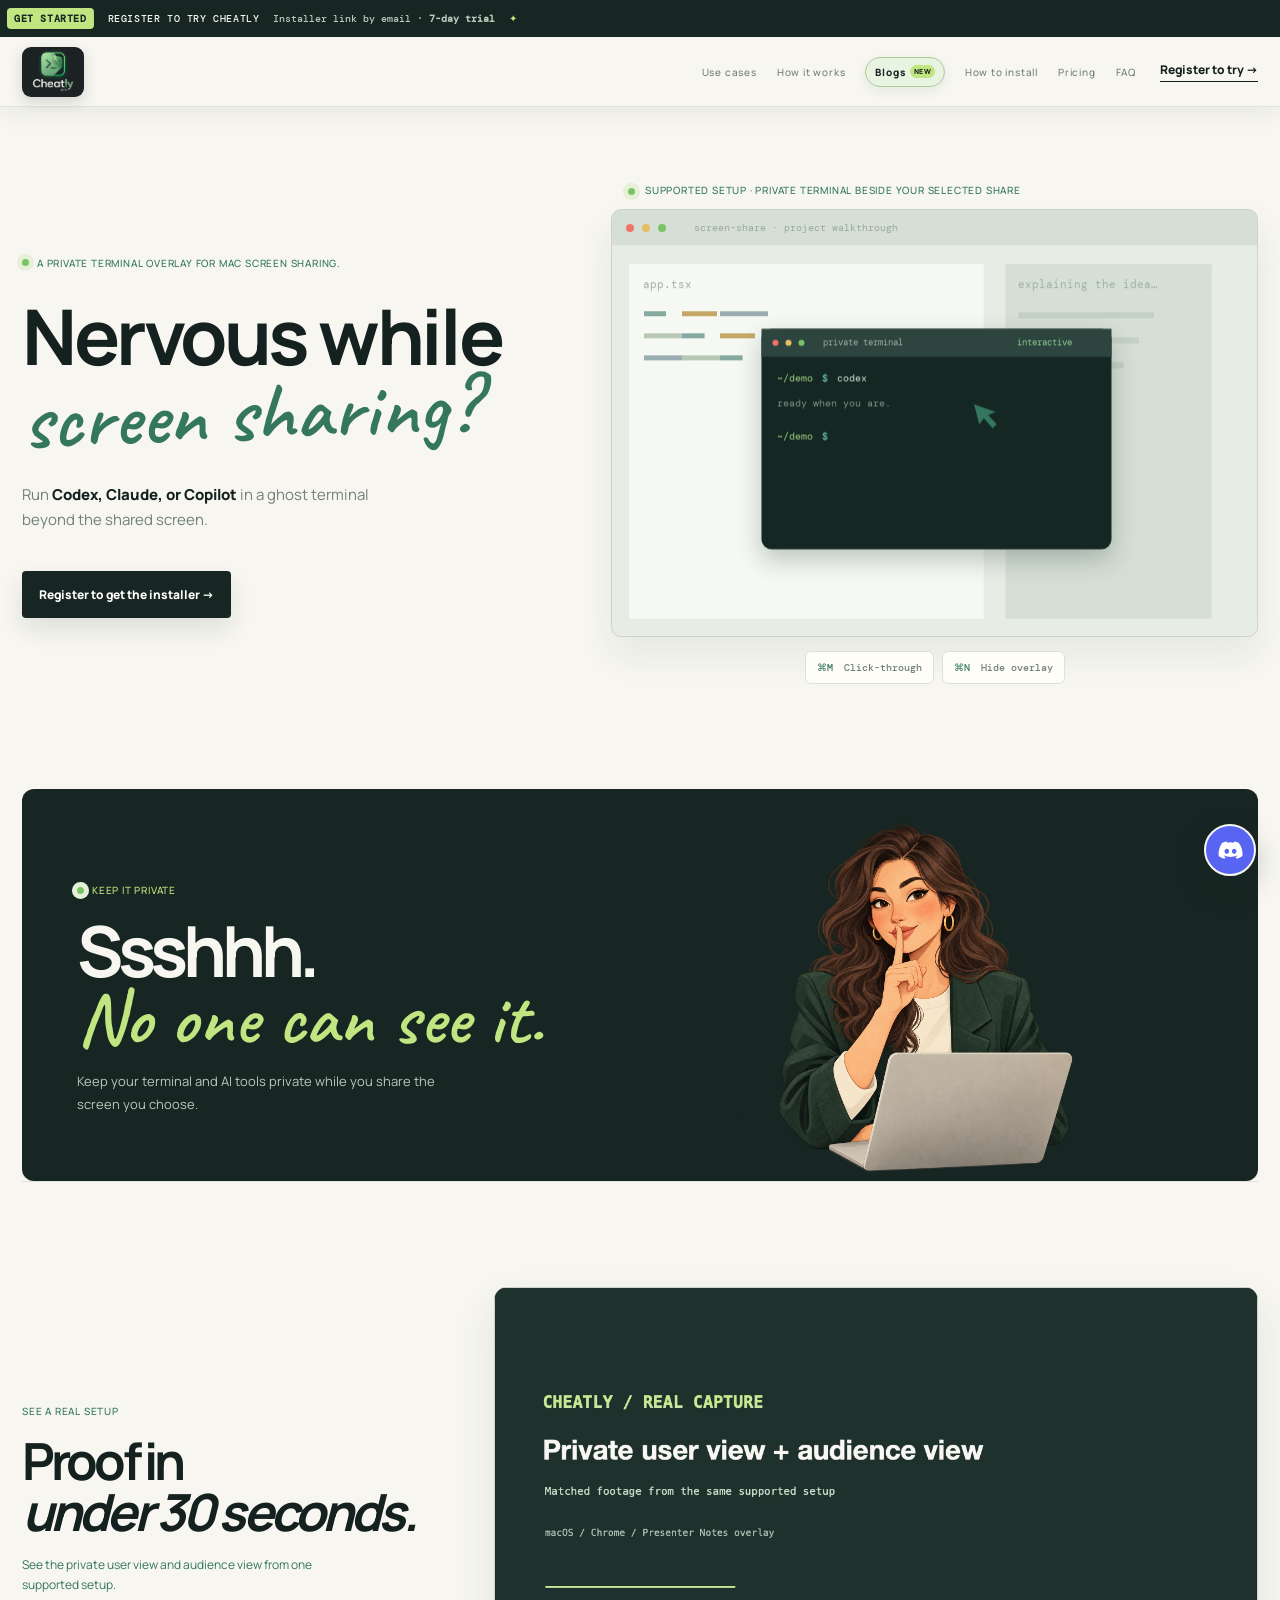
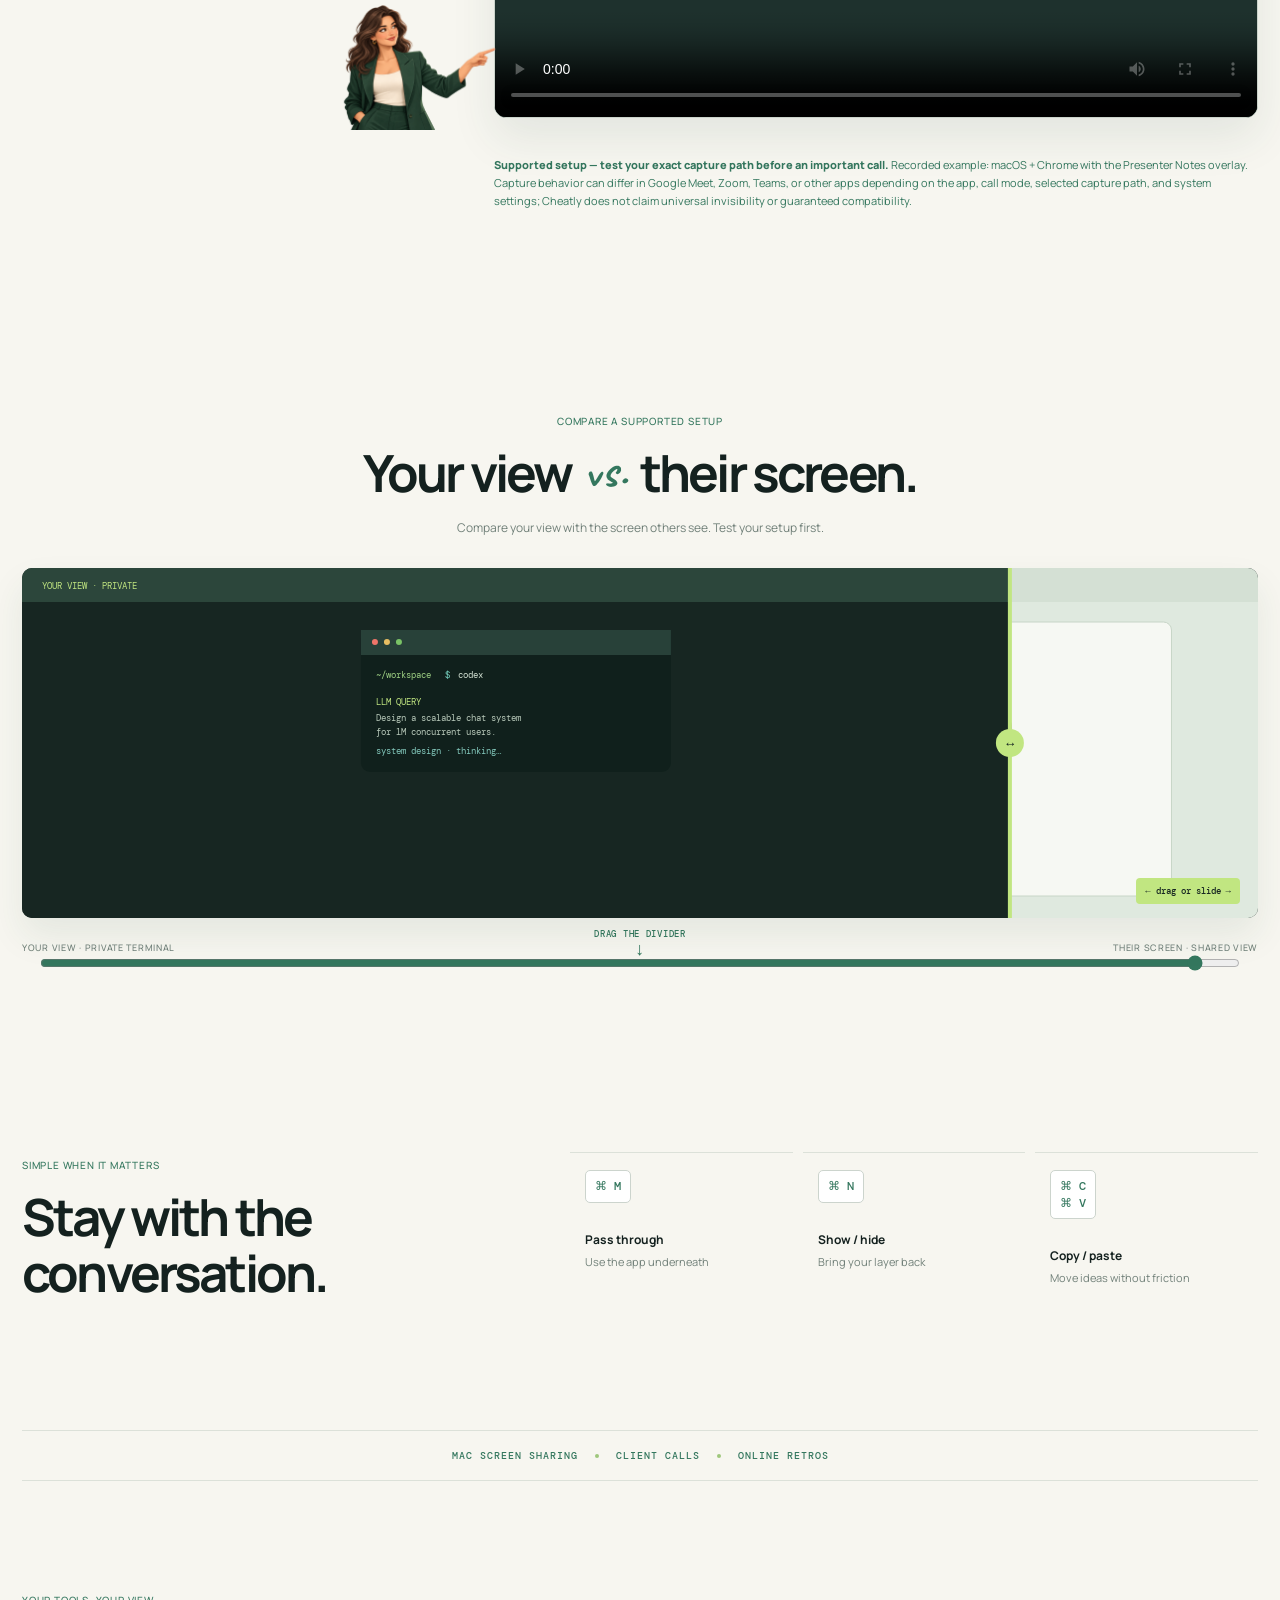
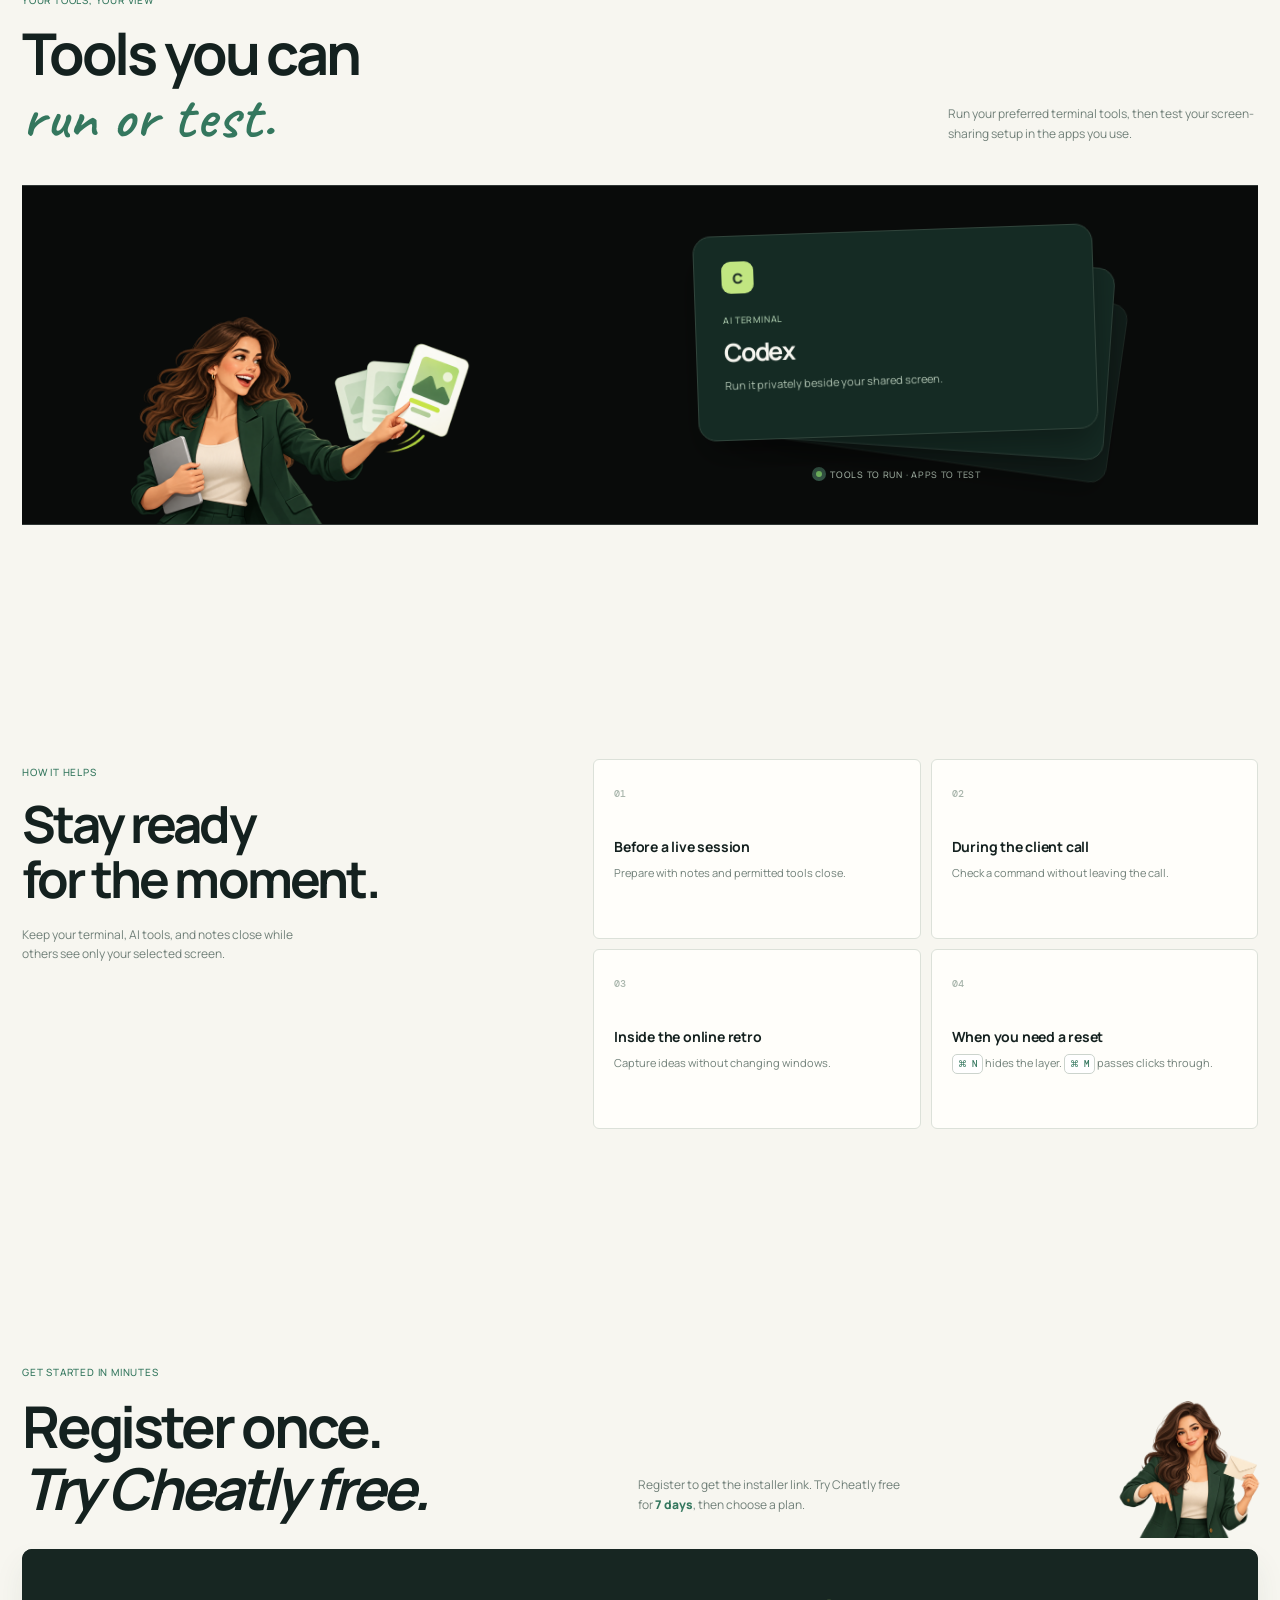
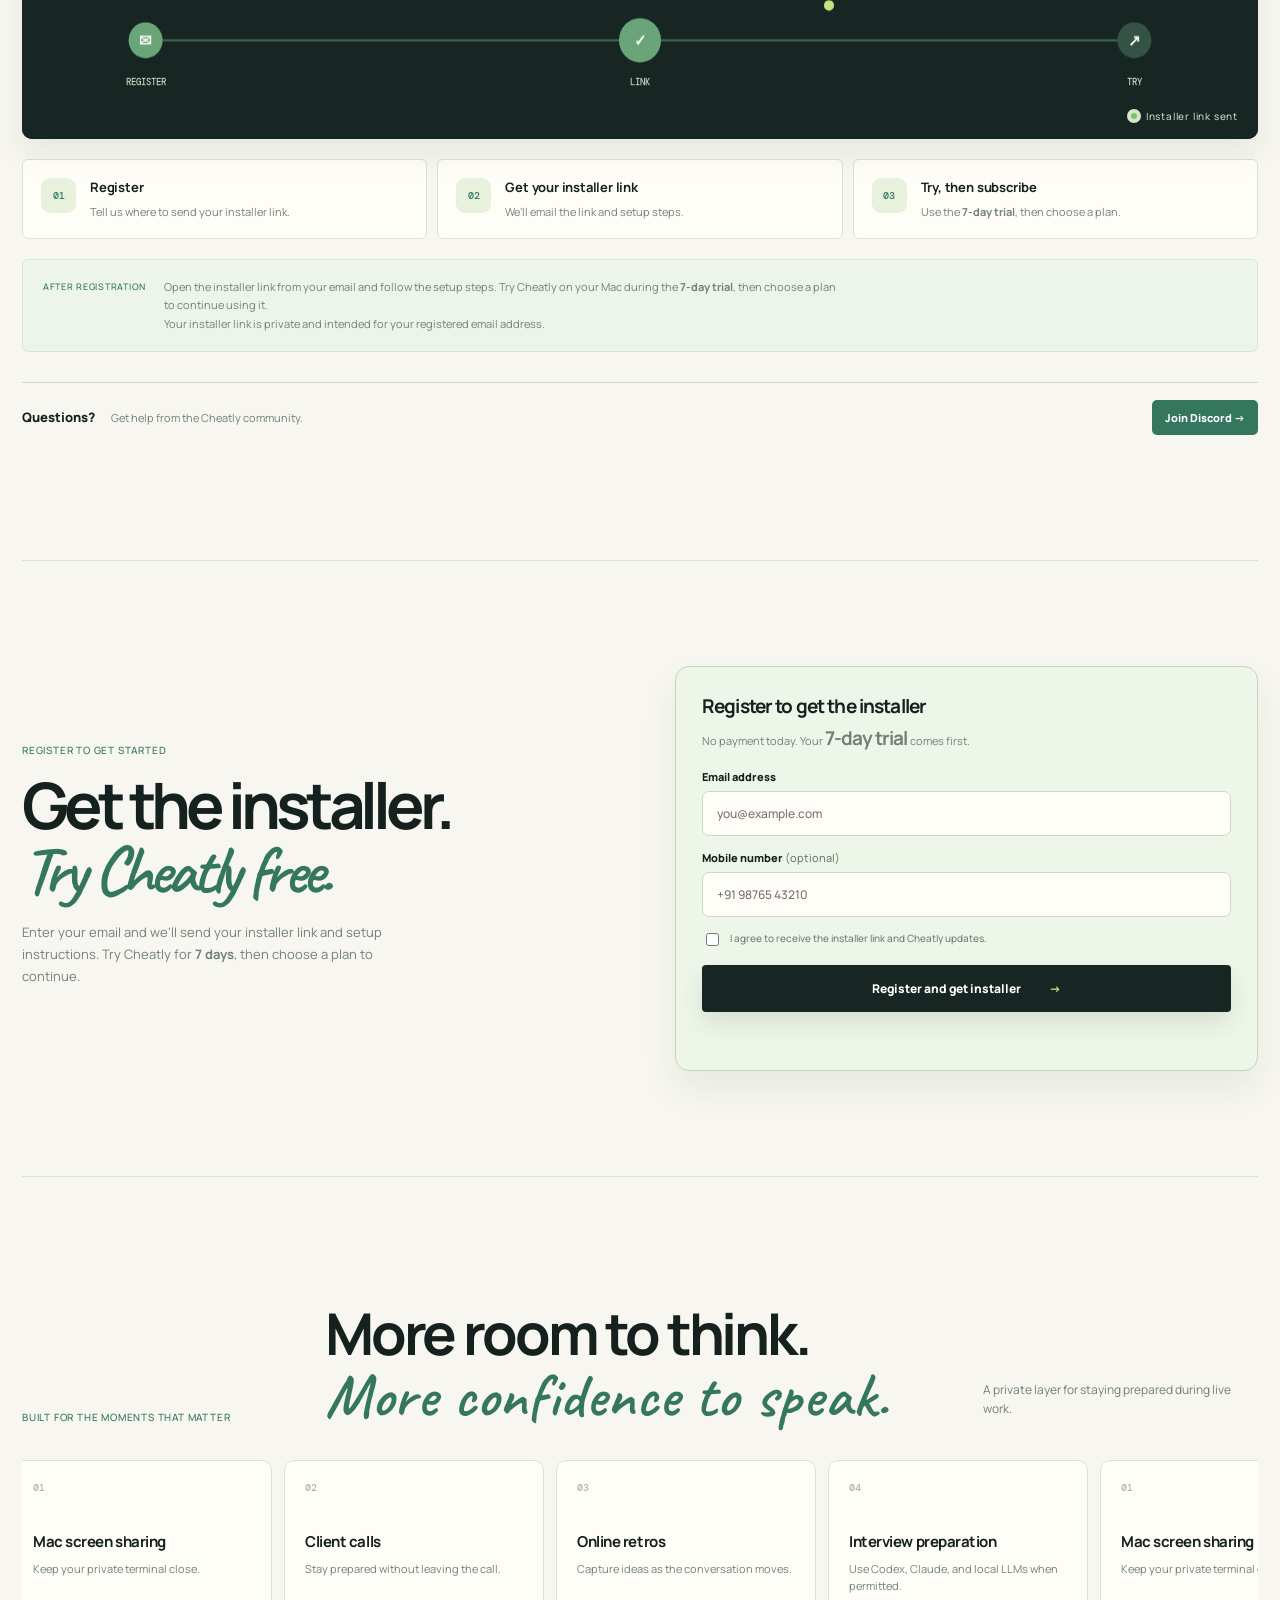
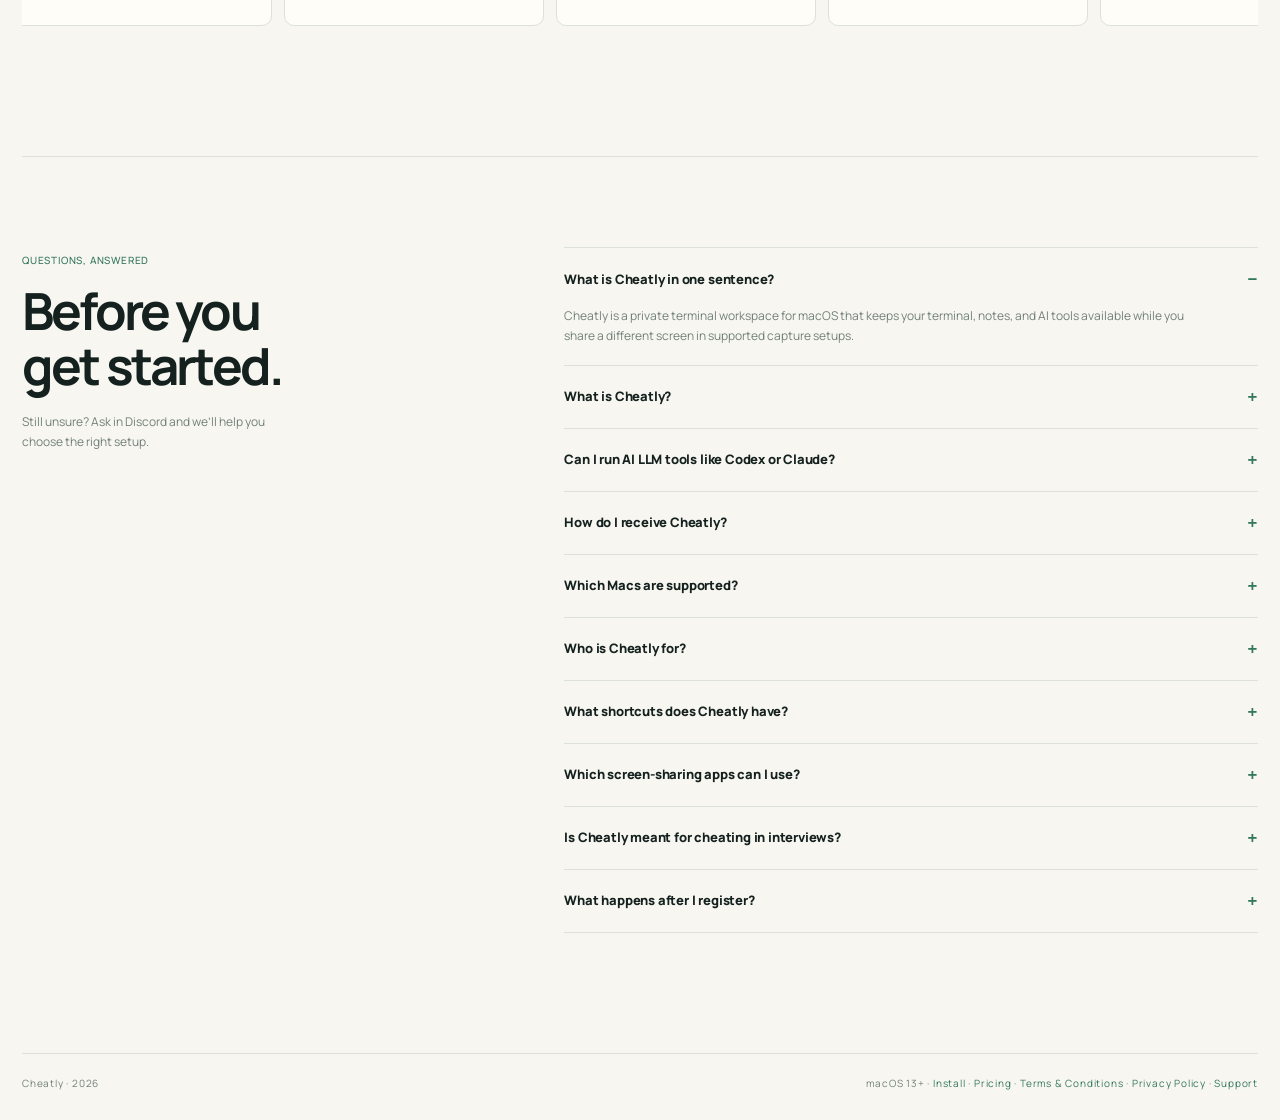
<file: index.html>
<!doctype html>
<html lang="en">
<head>
  <meta charset="utf-8">
  <meta name="viewport" content="width=device-width, initial-scale=1">
  <meta name="description" content="Cheatly is a private terminal overlay for Mac screen sharing. Keep notes, Codex, Claude, and permitted LLM tools close during video calls while you share only the selected window.">
  <meta name="keywords" content="private workspace for Mac screen sharing, macOS screen sharing terminal, AI workspace macOS, private terminal workspace, Codex terminal, Claude terminal">
  <meta name="author" content="Cheatly">
  <meta name="application-name" content="Cheatly">
  <meta name="theme-color" content="#172622">
  <meta name="robots" content="index, follow, max-image-preview:large, max-snippet:-1, max-video-preview:-1">
  <meta name="referrer" content="strict-origin-when-cross-origin">
  <link rel="canonical" href="https://cheatly.pro/">
  <meta property="og:type" content="website">
  <meta property="og:site_name" content="Cheatly">
  <meta property="og:title" content="Cheatly — Private terminal overlay for Mac screen sharing">
  <meta property="og:description" content="Keep notes, Codex, Claude, and permitted LLM tools close during video calls while your audience sees only the screen or window you choose to share.">
  <meta property="og:image" content="https://cheatly.pro/cheatly.png">
  <meta property="og:image:alt" content="Cheatly terminal logo">
  <meta property="og:image:type" content="image/png">
  <meta property="og:image:width" content="1070">
  <meta property="og:image:height" content="1070">
  <meta property="og:locale" content="en_IN">
  <meta property="og:url" content="https://cheatly.pro/">
  <meta name="twitter:card" content="summary">
  <meta name="twitter:title" content="Cheatly — Private terminal overlay for Mac screen sharing">
  <meta name="twitter:description" content="Keep notes, Codex, Claude, and permitted LLM tools close during video calls while your audience sees only the screen or window you choose to share.">
  <meta name="twitter:image" content="https://cheatly.pro/cheatly.png">
  <meta name="twitter:image:alt" content="Cheatly terminal logo">
  <title>Private Terminal Overlay for Mac Screen Sharing | Cheatly</title>
  <script type="application/ld+json">
  {
    "@context": "https://schema.org",
    "@graph": [
      {
        "@type": "SoftwareApplication",
        "name": "Cheatly",
        "alternateName": "Cheatly Terminal",
        "applicationCategory": "DeveloperApplication",
        "operatingSystem": "macOS 13 or later",
        "description": "A private terminal overlay for Mac screen sharing that keeps notes, commands, and permitted LLM tools close while you share a selected screen.",
        "isAccessibleForFree": true,
        "url": "https://cheatly.pro/",
        "brand": {"@type":"Brand","name":"Cheatly"},
        "audience": {"@type":"Audience","audienceType":"Mac users who need a focused workspace while screen sharing in calls, presentations, and online retrospectives"},
        "featureList": "Private terminal workspace, AI LLM support, Codex and Claude support, local model support, click-through mode, show and hide shortcut"
      },
      {
        "@type": "WebSite",
        "name": "Cheatly",
        "url": "https://cheatly.pro/",
        "description": "A private terminal overlay for macOS screen sharing."
      },
      {
        "@type": "Organization",
        "name": "Cheatly",
        "url": "https://cheatly.pro/",
        "logo": "https://cheatly.pro/cheatly.png",
        "sameAs": ["https://discord.gg/3Ug6gJwu9"]
      },
      {
        "@type": "FAQPage",
        "mainEntity": [
          {"@type":"Question","name":"What is Cheatly in one sentence?","acceptedAnswer":{"@type":"Answer","text":"Cheatly is a private terminal workspace for macOS that keeps your terminal, notes, and AI tools available while you share a different screen in supported capture setups."}},
          {"@type":"Question","name":"What is Cheatly?","acceptedAnswer":{"@type":"Answer","text":"Cheatly is a private terminal workspace for macOS that gives you a focused place for notes, commands, and permitted tools while you share your screen."}},
          {"@type":"Question","name":"Can I run AI LLM tools like Codex or Claude?","acceptedAnswer":{"@type":"Answer","text":"Yes. You can run Codex, Claude, local LLM tools, git, scripts, and other command-line tools available in your Mac terminal."}},
          {"@type":"Question","name":"How do I receive Cheatly?","acceptedAnswer":{"@type":"Answer","text":"Register with your email and we’ll send you the installer link. Try Cheatly during the 7-day trial, then choose a plan when you’re ready to continue."}},
          {"@type":"Question","name":"Which Macs are supported?","acceptedAnswer":{"@type":"Answer","text":"The current release supports macOS 13 or later on Apple Silicon Macs."}},
          {"@type":"Question","name":"Who is Cheatly for?","acceptedAnswer":{"@type":"Answer","text":"Cheatly is for Mac users who want a focused private workspace for notes, terminal commands, and permitted AI-assisted work during screen sharing, client calls, presentations, and online retrospectives. Interview use is secondary and requires permission."}},
          {"@type":"Question","name":"What shortcuts does Cheatly have?","acceptedAnswer":{"@type":"Answer","text":"Command-M toggles click-through mode, Command-N shows or hides the overlay, and standard Command-C and Command-V copy and paste work in the terminal."}},
          {"@type":"Question","name":"Which screen-sharing apps can I use?","acceptedAnswer":{"@type":"Answer","text":"Cheatly is designed for supported capture paths in apps such as Teams, Zoom, Google Meet, and WhatsApp. Capture behavior can vary by app, call mode, and system settings, so test your setup before an important session."}},
          {"@type":"Question","name":"Is Cheatly meant for cheating in interviews?","acceptedAnswer":{"@type":"Answer","text":"No. Cheatly is not a hidden interview-answer or cheating tool. Users must follow interviewer, employer, client, school, meeting, and platform rules and obtain permission before using AI tools."}}
        ]
      }
    ]
  }
  </script>
  <link rel="stylesheet" href="styles.css?v=17">
  <link rel="icon" href="cheatly.png" type="image/png">
  <link rel="apple-touch-icon" href="cheatly.png">
  <!-- Google tag (gtag.js) -->
  <script async src="https://www.googletagmanager.com/gtag/js?id=G-L28HCH51R9"></script>
  <script>
    window.dataLayer = window.dataLayer || [];
    function gtag(){dataLayer.push(arguments);}
    gtag('js', new Date());
    gtag('config', 'G-L28HCH51R9');
  </script>
  <!-- Meta Pixel Code -->
  <script>
    !function(f,b,e,v,n,t,s)
    {if(f.fbq)return;n=f.fbq=function(){n.callMethod?
    n.callMethod.apply(n,arguments):n.queue.push(arguments)};
    if(!f._fbq)f._fbq=n;n.push=n;n.loaded=!0;n.version='2.0';
    n.queue=[];t=b.createElement(e);t.async=!0;
    t.src=v;s=b.getElementsByTagName(e)[0];
    s.parentNode.insertBefore(t,s)}(window, document,'script',
    'https://connect.facebook.net/en_US/fbevents.js');
    fbq('init', '2319515568893162');
    fbq('track', 'PageView');
  </script>
</head>
<body>
  <noscript><img height="1" width="1" style="display:none" src="https://www.facebook.com/tr?id=2319515568893162&ev=PageView&noscript=1" alt=""></noscript>
  <div class="offer-banner" role="status"><div class="offer-track"><span>GET STARTED</span><b>Register to try Cheatly</b><small>Installer link by email · <strong>7-day trial</strong></small><i>✦</i><span>GET STARTED</span><b>Register to try Cheatly</b><small>Installer link by email · <strong>7-day trial</strong></small><i>✦</i></div></div>
  <header class="nav shell">
    <a class="brand" href="#top" aria-label="Cheatly home"><img class="brand-logo" src="cheatly.png" alt="Cheatly logo"><span>Cheatly</span></a>
    <nav class="nav-links" aria-label="Main navigation"><a href="#use-cases">Use cases</a><a href="#how">How it works</a><a class="blog-nav-link" href="blogs.html">Blogs <span>New</span></a><a href="install/">How to install</a><a href="pricing/">Pricing</a><a href="#faq">FAQ</a></nav>
    <div class="mobile-nav"><button class="mobile-nav-toggle" id="mobileNavToggle" type="button" aria-expanded="false" aria-controls="mobileNavPanel">Menu <span>+</span></button><div class="mobile-nav-panel" id="mobileNavPanel" aria-hidden="true"><a href="#use-cases">Use cases</a><a href="#how">How it works</a><a class="blog-nav-link" href="blogs.html">Blogs <span>New</span></a><a href="install/">How to install</a><a href="pricing/">Pricing</a><a href="#faq">FAQ</a></div></div>
    <a class="nav-buy" href="#join"><span class="desktop-cta">Register to try →</span><span class="mobile-cta">Register →</span></a>
  </header>

  <main id="top">
    <section class="hero shell">
      <div class="hero-copy">
        <span class="eyebrow"><i></i> A private terminal overlay for Mac screen sharing.</span>
        <h1><span class="hero-title-main">Nervous while</span><br><em>screen sharing?</em></h1>
        <p>Run <strong>Codex, Claude, or Copilot</strong> in a ghost terminal beyond the shared screen.</p>
        <a class="button" href="#join">Register to get the installer →</a>
      </div>
      <div class="demo-wrap">
        <div class="demo-label"><span class="pulse"></span> Supported setup · private terminal beside your selected share</div>
        <div class="demo-card"><canvas id="demoCanvas" aria-label="Interactive animation showing a private terminal over a shared screen"></canvas></div>
        <div class="demo-controls">
          <button id="modeButton" type="button"><span>⌘M</span> Click-through</button>
          <button id="visibilityButton" type="button"><span>⌘N</span> Hide overlay</button>
        </div>
      </div>
    </section>

    <section class="shh-section shell" aria-labelledby="shh-title">
      <div class="shh-copy">
        <span class="eyebrow"><i></i> Keep it private</span>
        <h2 id="shh-title">Ssshhh.<br><em>No one can see it.</em></h2>
        <p>Keep your terminal and AI tools private while you share the screen you choose.</p>
      </div>
      <div class="shh-visual"><img src="assets/shh-private-terminal.png" alt="Person making a shushing gesture while using a laptop" loading="lazy"></div>
    </section>

    <section id="real-demo" class="proof-video shell" aria-labelledby="real-demo-title">
      <div class="proof-video-heading">
        <span class="eyebrow">See a real setup</span>
        <h2 id="real-demo-title">Proof in<br><em>under 30 seconds.</em></h2>
        <p>See the private user view and audience view from one supported setup.</p>
      </div>
      <div class="proof-video-wrap">
        <picture class="proof-video-guide" aria-hidden="true">
          <source media="(max-width: 800px)" srcset="assets/proof-guide-down.png">
          <img src="assets/proof-guide-right.png" alt="">
        </picture>
        <div class="proof-video-player">
          <video controls preload="metadata" poster="assets/cheatly-real-demo-poster.png" aria-label="20 to 30 second screen recording of Cheatly beside a supported Mac screen-sharing setup">
            <source src="assets/cheatly-real-demo.mp4" type="video/mp4">
            <p class="proof-video-fallback">The 20-second usage demo pairs the first-person private user recording with the final 9 seconds of the third-person audience recording. It shows the overlay over Chrome, the selected shared window, and why capture behavior must be tested for each app and path. Add <code>assets/cheatly-real-demo.mp4</code> to play it here.</p>
          </video>
        </div>
      </div>
      <p class="proof-video-note"><strong>Supported setup — test your exact capture path before an important call.</strong> Recorded example: macOS + Chrome with the Presenter Notes overlay. Capture behavior can differ in Google Meet, Zoom, Teams, or other apps depending on the app, call mode, selected capture path, and system settings; Cheatly does not claim universal invisibility or guaranteed compatibility.</p>
    </section>

    <section class="flap-demo shell">
      <div class="flap-heading"><div><span class="eyebrow">Compare a supported setup</span><h2><span>Your view</span><span class="vs-line">vs.</span><span>their screen.</span></h2></div><p>Compare your view with the screen others see. Test your setup first.</p></div>
      <div class="flap-player"><canvas id="flapCanvas" aria-label="Interactive comparison between the private terminal view and shared screen view"></canvas><div class="flap-hint">← drag or slide →</div></div>
      <div class="flap-slider-cue" aria-hidden="true"><span>Drag the divider</span><b>↓</b></div>
      <input id="flapSlider" class="flap-slider" type="range" min="18" max="82" value="50" aria-label="Compare your private view with the shared view">
      <div class="flap-labels"><span>YOUR VIEW · PRIVATE TERMINAL</span><span>THEIR SCREEN · SHARED VIEW</span></div>
    </section>

    <section id="features" class="shortcuts shell">
      <div class="shortcut-intro"><span class="eyebrow">Simple when it matters</span><h2>Stay with the<br>conversation.</h2></div>
      <div class="shortcut-list">
        <div class="shortcut"><kbd>⌘ M</kbd><div><strong>Pass through</strong><small>Use the app underneath</small></div></div>
        <div class="shortcut"><kbd>⌘ N</kbd><div><strong>Show / hide</strong><small>Bring your layer back</small></div></div>
        <div class="shortcut"><kbd>⌘ C<br>⌘ V</kbd><div><strong>Copy / paste</strong><small>Move ideas without friction</small></div></div>
      </div>
    </section>

    <section class="signal-strip shell">
      <span>MAC SCREEN SHARING</span><i></i><span>CLIENT CALLS</span><i></i><span>ONLINE RETROS</span>
    </section>

    <section id="compatibility" class="compatibility shell" aria-labelledby="compatibility-title">
      <div class="compatibility-heading">
        <div><span class="eyebrow">Your tools, your view</span><h2 id="compatibility-title">Tools you can<br><em>run or test.</em></h2></div>
        <p>Run your preferred terminal tools, then test your screen-sharing setup in the apps you use.</p>
      </div>
      <div class="swipe-showcase" aria-label="Tools you can run and apps you can test with Cheatly">
        <div class="swipe-guide"><img src="assets/swipe-guide.png" alt="Excited professional swiping through a stack of tools" loading="lazy"></div>
        <div class="swipe-deck-wrap">
          <div class="swipe-deck" id="swipeDeck" aria-live="polite">
            <article class="swipe-card"><span class="swipe-card-mark">C</span><small>AI terminal</small><strong>Codex</strong><p>Run it privately beside your shared screen.</p></article>
            <article class="swipe-card"><span class="swipe-card-mark">C</span><small>AI terminal</small><strong>Claude</strong><p>Keep prompts and answers close when permitted.</p></article>
            <article class="swipe-card"><span class="swipe-card-mark">C</span><small>AI coding</small><strong>Copilot</strong><p>Use your preferred tools in one private view.</p></article>
            <article class="swipe-card"><span class="swipe-card-mark">Z</span><small>Video calls</small><strong>Zoom</strong><p>Share only the window or screen you choose.</p></article>
            <article class="swipe-card"><span class="swipe-card-mark">M</span><small>Video calls</small><strong>Google Meet</strong><p>Test your selected capture path before a call.</p></article>
            <article class="swipe-card"><span class="swipe-card-mark">T</span><small>Video calls</small><strong>Teams</strong><p>Keep your private workspace close to the conversation.</p></article>
            <article class="swipe-card"><span class="swipe-card-mark">C</span><small>Video calls</small><strong>Chime</strong><p>Test the screen-sharing path before you begin.</p></article>
            <article class="swipe-card"><span class="swipe-card-mark">D</span><small>Calls and communities</small><strong>Discord</strong><p>Keep your tools ready while you stay present.</p></article>
            <article class="swipe-card"><span class="swipe-card-mark">C</span><small>Technical sessions</small><strong>CoderPad</strong><p>Use supported setups for focused technical work.</p></article>
            <article class="swipe-card"><span class="swipe-card-mark">C</span><small>Assessments</small><strong>CodeSignal</strong><p>Follow the rules for every live assessment.</p></article>
            <article class="swipe-card"><span class="swipe-card-mark">H</span><small>Coding sessions</small><strong>HackerRank</strong><p>Test compatibility before an important session.</p></article>
          </div>
          <p class="swipe-caption"><span class="pulse"></span> Tools to run · apps to test</p>
        </div>
      </div>
    </section>

    <section id="how" class="how-it-works shell">
      <div class="how-intro"><span class="eyebrow">How it helps</span><h2>Stay ready<br>for the moment.</h2><p>Keep your terminal, AI tools, and notes close while others see only your selected screen.</p></div>
      <div class="how-grid">
        <article class="how-card"><span>01</span><h3>Before a live session</h3><p>Prepare with notes and permitted tools close.</p></article>
        <article class="how-card"><span>02</span><h3>During the client call</h3><p>Check a command without leaving the call.</p></article>
        <article class="how-card"><span>03</span><h3>Inside the online retro</h3><p>Capture ideas without changing windows.</p></article>
        <article class="how-card"><span>04</span><h3>When you need a reset</h3><p><kbd>⌘ N</kbd> hides the layer. <kbd>⌘ M</kbd> passes clicks through.</p></article>
      </div>
    </section>

    <section id="access" class="access shell">
      <div class="access-heading"><div><span class="eyebrow">Get started in minutes</span><h2>Register once.<br><em>Try Cheatly free.</em></h2></div><p>Register to get the installer link. Try Cheatly free for <strong>7 days</strong>, then choose a plan.</p><div class="access-guide"><img src="assets/access-guide.png" alt="Illustrated guide holding an installer envelope and pointing to the registration steps" loading="lazy"></div></div>
      <div class="access-visual"><canvas id="accessCanvas" aria-label="Three-step process: register, receive the installer link, and try Cheatly"></canvas><div class="visual-caption"><span class="pulse"></span><span id="processCaption">Register to try Cheatly</span></div></div>
      <div class="access-details">
        <div class="access-detail"><span class="step-icon">01</span><div><h3>Register</h3><p>Tell us where to send your installer link.</p></div></div>
        <div class="access-detail"><span class="step-icon">02</span><div><h3>Get your installer link</h3><p>We’ll email the link and setup steps.</p></div></div>
        <div class="access-detail"><span class="step-icon">03</span><div><h3>Try, then subscribe</h3><p>Use the <strong>7-day trial</strong>, then choose a plan.</p></div></div>
      </div>
      <div class="install-note"><span class="eyebrow">After registration</span><div><p>Open the installer link from your email and follow the setup steps. Try Cheatly on your Mac during the <strong>7-day trial</strong>, then choose a plan to continue using it.</p><p>Your installer link is private and intended for your registered email address.</p></div></div>
      <div class="support-note"><span>Questions?</span><p>Get help from the Cheatly community.</p><a class="support-button" href="https://discord.gg/3Ug6gJwu9" target="_blank" rel="noopener">Join Discord →</a></div>
    </section>
    <section id="join" class="join shell" aria-labelledby="join-title"><div class="join-copy"><span class="eyebrow">Register to get started</span><h2 id="join-title">Get the installer.<br><em>Try Cheatly free.</em></h2><p>Enter your email and we’ll send your installer link and setup instructions. Try Cheatly for <strong>7 days</strong>, then choose a plan to continue.</p></div><form class="interest-form" id="interestForm"><div class="form-heading"><strong>Register to get the installer</strong><span>No payment today. Your <strong>7-day trial</strong> comes first.</span></div><label>Email address<input name="email" type="email" autocomplete="email" placeholder="you@example.com" required></label><label><span class="field-label">Mobile number <span class="optional">(optional)</span></span><input name="mobile" type="tel" autocomplete="tel" placeholder="+91 98765 43210"></label><label class="consent"><input name="consent" type="checkbox" required><span>I agree to receive the installer link and Cheatly updates.</span></label><button class="button" type="submit">Register and get installer <b>→</b></button><p class="form-status" id="interestStatus" role="status" aria-live="polite"></p></form></section>
    <section id="use-cases" class="use-cases shell" aria-labelledby="use-cases-title">
      <div class="use-cases-heading"><span class="eyebrow">Built for the moments that matter</span><h2 id="use-cases-title">More room to think.<br><em>More confidence to speak.</em></h2><p>A private layer for staying prepared during live work.</p></div>
      <div class="use-cases-marquee" aria-label="Cheatly use cases">
        <div class="use-cases-track">
          <article><span>01</span><strong>Mac screen sharing</strong><p>Keep your private terminal close.</p></article>
          <article><span>02</span><strong>Client calls</strong><p>Stay prepared without leaving the call.</p></article>
          <article><span>03</span><strong>Online retros</strong><p>Capture ideas as the conversation moves.</p></article>
          <article><span>04</span><strong>Interview preparation</strong><p>Use Codex, Claude, and local LLMs when permitted.</p></article>
          <article><span>01</span><strong>Mac screen sharing</strong><p>Keep your private terminal close.</p></article>
          <article><span>02</span><strong>Client calls</strong><p>Stay prepared without leaving the call.</p></article>
          <article><span>03</span><strong>Online retros</strong><p>Capture ideas as the conversation moves.</p></article>
          <article><span>04</span><strong>Interview preparation</strong><p>Use Codex, Claude, and local LLMs when permitted.</p></article>
        </div>
      </div>
    </section>
    <section id="faq" class="faq shell">
      <div class="faq-heading"><span class="eyebrow">Questions, answered</span><h2>Before you<br>get started.</h2><p>Still unsure? Ask in Discord and we’ll help you choose the right setup.</p></div>
      <div class="faq-list">
        <details open><summary>What is Cheatly in one sentence?</summary><p>Cheatly is a private terminal workspace for macOS that keeps your terminal, notes, and AI tools available while you share a different screen in supported capture setups.</p></details>
        <details><summary>What is Cheatly?</summary><p>Cheatly is a private terminal workspace for macOS. It gives you a focused place for notes, commands, and permitted tools while you share your screen.</p></details>
        <details><summary>Can I run AI LLM tools like Codex or Claude?</summary><p>Yes. You can run Codex, Claude, local LLM tools, git, scripts, and other command-line tools available in your Mac terminal.</p></details>
        <details><summary>How do I receive Cheatly?</summary><p>Register with your email and we’ll send you the installer link. Try Cheatly during the <strong>7-day trial</strong>, then choose a plan when you’re ready to continue.</p></details>
        <details><summary>Which Macs are supported?</summary><p>The current release supports macOS 13 or later on Apple Silicon Macs.</p></details>
        <details><summary>Who is Cheatly for?</summary><p>Cheatly is for Mac users who want a focused private workspace for screen sharing, client calls, presentations, and online retrospectives. Interview use is secondary and requires permission.</p></details>
        <details><summary>What shortcuts does Cheatly have?</summary><p><kbd>⌘ M</kbd> toggles click-through mode, <kbd>⌘ N</kbd> shows or hides the overlay, and standard <kbd>⌘ C</kbd> and <kbd>⌘ V</kbd> copy and paste work in the terminal.</p></details>
        <details><summary>Which screen-sharing apps can I use?</summary><p>Cheatly is designed for supported capture paths in apps such as Teams, Zoom, Google Meet, and WhatsApp. Capture behavior can vary by app, call mode, and system settings, so test your setup before an important session.</p></details>
        <details><summary>Is Cheatly meant for cheating in interviews?</summary><p><strong>No.</strong> Cheatly is not a hidden interview-answer or cheating tool. Users must follow interviewer, employer, client, school, meeting, and platform rules and obtain permission before using AI tools.</p></details>
        <details><summary>What happens after I register?</summary><p>We send the installer link and setup instructions to your email. Try Cheatly for <strong>7 days</strong>, then subscribe to the plan that fits you.</p></details>
      </div>
    </section>
  </main>

  <footer class="footer shell"><span>Cheatly · 2026</span><span>macOS 13+ · <a href="install/">Install</a> · <a href="pricing/">Pricing</a> · <a href="tnc/">Terms &amp; Conditions</a> · <a href="privacy/">Privacy Policy</a> · <a href="https://discord.gg/3Ug6gJwu9" target="_blank" rel="noopener">Support</a></span></footer>
  <a class="floating-discord" href="https://discord.gg/3Ug6gJwu9" target="_blank" rel="noopener" aria-label="Open Cheatly Discord support" data-tooltip="Need help? Join Discord">
    <svg viewBox="0 0 24 24" aria-hidden="true"><path d="M19.54 5.32A16.8 16.8 0 0 0 15.4 4l-.5 1.02a15.6 15.6 0 0 0-5.8 0L8.6 4a16.8 16.8 0 0 0-4.14 1.32C1.84 9.25 1.13 13.07 1.48 16.84a16.8 16.8 0 0 0 5.07 2.58l1.23-1.63a10.2 10.2 0 0 1-1.94-.94l.47-.36c3.74 1.74 7.8 1.74 11.5 0l.47.36c-.61.36-1.26.68-1.94.94l1.23 1.63a16.8 16.8 0 0 0 5.07-2.58c.42-4.37-.72-8.16-3.1-11.52ZM8.73 15.03c-1.12 0-2.04-1.02-2.04-2.28s.9-2.28 2.04-2.28 2.05 1.02 2.04 2.28c0 1.26-.9 2.28-2.04 2.28Zm6.54 0c-1.12 0-2.04-1.02-2.04-2.28s.9-2.28 2.04-2.28 2.05 1.02 2.04 2.28c0 1.26-.9 2.28-2.04 2.28Z"/></svg>
  </a>
  <script src="config.js?v=3"></script>
  <script>window.GA4_MEASUREMENT_ID = typeof GA4_MEASUREMENT_ID !== "undefined" ? GA4_MEASUREMENT_ID : "";</script>
  <script>window.MIXPANEL_PROJECT_TOKEN = typeof MIXPANEL_PROJECT_TOKEN !== "undefined" ? MIXPANEL_PROJECT_TOKEN : "";</script>
  <script src="analytics.js?v=4"></script>
  <script src="waitlist.js?v=2"></script>
  <script src="demo.js?v=14"></script>
  <script>
    (() => {
      const deck = document.getElementById('swipeDeck');
      if (!deck) return;
      const cards = [...deck.querySelectorAll('.swipe-card')];
      const reducedMotion = window.matchMedia('(prefers-reduced-motion: reduce)').matches;
      let current = 0;
      let timer;
      function renderDeck() {
        cards.forEach((card, index) => {
          const position = (index - current + cards.length) % cards.length;
          card.classList.remove('is-front', 'is-next', 'is-third', 'is-hidden', 'is-swiping');
          card.classList.add(position === 0 ? 'is-front' : position === 1 ? 'is-next' : position === 2 ? 'is-third' : 'is-hidden');
        });
      }
      function swipeNext() {
        const front = cards[current];
        front.classList.add('is-swiping');
        window.setTimeout(() => { current = (current + 1) % cards.length; renderDeck(); }, 650);
      }
      renderDeck();
      if (!reducedMotion) timer = window.setInterval(swipeNext, 2800);
      deck.addEventListener('mouseenter', () => { if (timer) window.clearInterval(timer); });
      deck.addEventListener('mouseleave', () => { if (!reducedMotion && !timer) timer = window.setInterval(swipeNext, 2800); });
    })();
  </script>
</body>
</html>
</file>
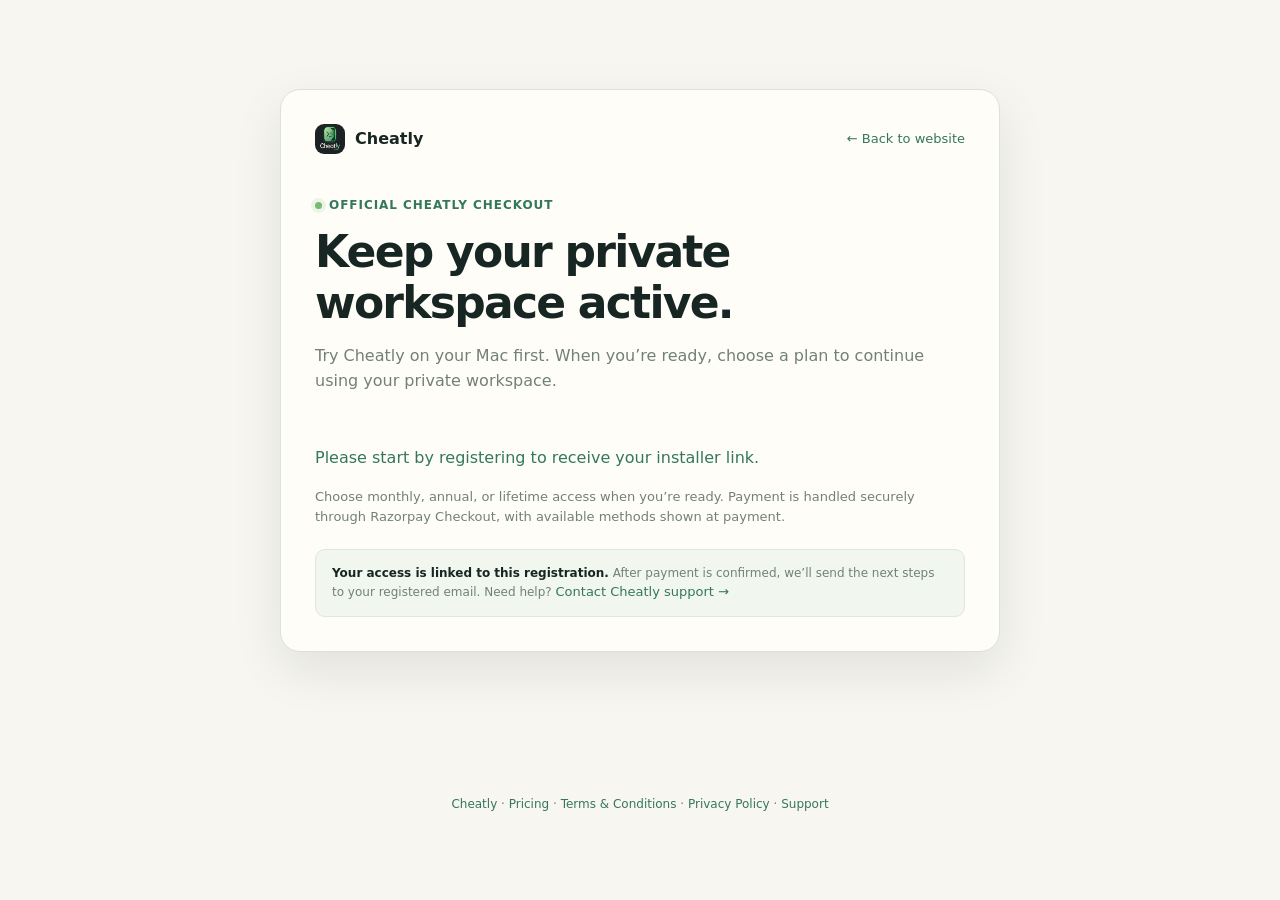
<file: checkout/index.html>
<!doctype html>
<html lang="en">
<head>
  <meta charset="utf-8">
  <meta name="viewport" content="width=device-width,initial-scale=1">
  <title>Choose your Cheatly plan</title>
  <script src="https://checkout.razorpay.com/v1/checkout.js"></script>
  <style>
    :root{color-scheme:light}*{box-sizing:border-box}body{margin:0;display:grid;place-items:center;min-height:100vh;padding:24px;background:#f7f6f0;color:#172622;font:16px system-ui,-apple-system,BlinkMacSystemFont,"Segoe UI",sans-serif}.card{width:min(720px,100%);padding:34px;border:1px solid #dce1d9;border-radius:20px;background:#fffdf8;box-shadow:0 18px 50px #17262218}.checkout-top{display:flex;align-items:center;justify-content:space-between;gap:18px;margin-bottom:42px}.brand{display:inline-flex;align-items:center;gap:10px;color:#172622;font-weight:800;text-decoration:none}.brand img{width:30px;height:30px;border-radius:9px}.back-link{color:#34775e;font-size:13px;text-decoration:none}.back-link:hover{text-decoration:underline}.checkout-kicker{display:flex;align-items:center;gap:7px;margin:0 0 12px;color:#34775e;font-size:12px;font-weight:800;letter-spacing:.08em;text-transform:uppercase}.checkout-kicker::before{content:"";width:7px;height:7px;border-radius:50%;background:#76b875;box-shadow:0 0 0 4px #76b87522}h1{margin:0 0 8px;font-size:clamp(28px,5vw,44px);letter-spacing:-.04em}p{color:#718079;line-height:1.55}.plans{display:grid;grid-template-columns:repeat(2,minmax(0,1fr));gap:14px;margin:26px 0}.plan{display:flex;flex-direction:column;padding:22px;border:1px solid #dce1d9;border-radius:14px;background:#f7f6f0}.plan h2{margin:0 0 7px;font-size:20px}.plan ul{display:grid;gap:6px;margin:14px 0 18px;padding-left:18px;color:#718079;font-size:13px;line-height:1.45}.plan li::marker{color:#34775e}.plan strong{display:block;margin:auto 0 14px;font-size:25px}.plan button{width:100%;padding:12px;border:0;border-radius:9px;color:#fff;background:#172622;font-weight:700;font-size:15px;cursor:pointer}.plan button:disabled{opacity:.5;cursor:wait}#message{min-height:24px;color:#34775e}.checkout-trust{margin:22px 0 0;padding:14px 16px;border:1px solid #dce8d8;border-radius:10px;color:#718079;background:#f1f7ee;font-size:12px;line-height:1.5}.checkout-trust strong{color:#172622}.small{font-size:13px}.receipt[hidden]{display:none}.receipt-badge{display:inline-flex;align-items:center;gap:8px;margin-bottom:18px;padding:7px 10px;border-radius:999px;color:#287a4f;background:#e8f4e3;font-size:11px;font-weight:800}.receipt-badge::before{content:"✓";display:grid;place-items:center;width:17px;height:17px;border-radius:50%;color:#fff;background:#287a4f}.receipt h1{margin-bottom:12px}.receipt-intro{max-width:500px;margin:0 0 26px}.receipt-details{display:grid;grid-template-columns:repeat(2,minmax(0,1fr));gap:1px;margin:0;border:1px solid #dce1d9;border-radius:12px;overflow:hidden;background:#dce1d9}.receipt-details div{display:grid;gap:5px;padding:15px 16px;background:#fffdf8}.receipt-details dt{color:#718079;font-size:11px}.receipt-details dd{margin:0;color:#172622;font-size:15px;font-weight:800;overflow-wrap:anywhere}.receipt-note{margin:20px 0 0;padding:15px 16px;border-radius:10px;color:#718079;background:#f1f7ee;font-size:12px;line-height:1.55}.receipt-actions{display:flex;align-items:center;gap:18px;margin-top:24px}.receipt-actions button{padding:12px 15px;border:0;border-radius:8px;color:#fff;background:#172622;font:700 13px system-ui,sans-serif;cursor:pointer}.receipt-actions button:hover{background:#34775e}.site-footer{width:min(720px,100%);padding:16px 4px 0;color:#718079;font-size:12px;text-align:center}.site-footer a{color:#34775e;text-decoration:none}.site-footer a:hover{text-decoration:underline}@media(max-width:560px){.plans{grid-template-columns:1fr}.card{padding:24px}.checkout-top{margin-bottom:32px}.receipt-details{grid-template-columns:1fr}.receipt-actions{align-items:stretch;flex-direction:column}.receipt-actions button{width:100%}}@media print{body{display:block;padding:0;background:#fff}.card{width:100%;border:0;box-shadow:none}.checkout-top,.site-footer{display:none}.receipt-actions{display:none}}
  </style>
</head>
<body>
  <main class="card">
    <div class="checkout-top"><a class="brand" href="../" aria-label="Back to Cheatly website"><img src="../cheatly.png" alt="Cheatly logo"><span>Cheatly</span></a><a class="back-link" href="../">← Back to website</a></div>
    <div id="checkoutContent">
      <p class="checkout-kicker">Official Cheatly checkout</p>
      <h1>Keep your private workspace active.</h1>
      <p>Try Cheatly on your Mac first. When you’re ready, choose a plan to continue using your private workspace.</p>
      <section id="plans" class="plans" aria-label="Cheatly plans"></section>
      <p id="message" role="status" aria-live="polite">Loading plans…</p>
      <p class="small">Choose monthly, annual, or lifetime access when you’re ready. Payment is handled securely through Razorpay Checkout, with available methods shown at payment.</p>
      <p class="checkout-trust"><strong>Your access is linked to this registration.</strong> After payment is confirmed, we’ll send the next steps to your registered email. Need help? <a class="back-link" href="https://discord.gg/3Ug6gJwu9" target="_blank" rel="noopener">Contact Cheatly support →</a></p>
    </div>
    <section id="receipt" class="receipt" hidden aria-labelledby="receipt-title">
      <div class="receipt-badge">Payment confirmed</div>
      <h1 id="receipt-title">You’re all set.</h1>
      <p class="receipt-intro">Your Cheatly access is active. Save this confirmation for your records—the installer and next steps will be sent to your registered email.</p>
      <dl class="receipt-details">
        <div><dt>Plan</dt><dd id="receiptPlan">—</dd></div>
        <div><dt>Amount collected</dt><dd id="receiptAmount">—</dd></div>
        <div><dt>Paid on</dt><dd id="receiptDate">—</dd></div>
        <div><dt>Payment reference</dt><dd id="receiptPayment">—</dd></div>
        <div><dt>Access</dt><dd id="receiptAccess">—</dd></div>
      </dl>
      <p class="receipt-note"><strong>Keep this page as your payment confirmation.</strong> For support, include the payment reference when contacting the Cheatly community.</p>
      <div class="receipt-actions"><button type="button" id="printReceipt">Save or print confirmation</button><a class="back-link" href="../">Return to Cheatly website →</a></div>
    </section>
  </main>
  <footer class="site-footer"><a href="../">Cheatly</a> · <a href="../pricing/">Pricing</a> · <a href="../tnc/">Terms &amp; Conditions</a> · <a href="../privacy/">Privacy Policy</a> · <a href="https://discord.gg/3Ug6gJwu9" target="_blank" rel="noopener">Support</a></footer>
  <script src="../config.js?v=3"></script>
  <script>
    const query = new URLSearchParams(location.search);
    const sessionID = query.get('session_id');
    const apiBase = (query.get('api_base') || window.CHEATLY_API_BASE_URL || 'https://api.cheatly.pro').replace(/\/$/, '');
    const plansElement = document.getElementById('plans');
    const message = document.getElementById('message');
    const checkoutContent = document.getElementById('checkoutContent');
    const receipt = document.getElementById('receipt');
    const receiptPlan = document.getElementById('receiptPlan');
    const receiptAmount = document.getElementById('receiptAmount');
    const receiptDate = document.getElementById('receiptDate');
    const receiptPayment = document.getElementById('receiptPayment');
    const receiptAccess = document.getElementById('receiptAccess');
    let config;

    function money(amount, currency = 'INR') {
      return new Intl.NumberFormat(currency === 'INR' ? 'en-IN' : 'en-US', { style: 'currency', currency, maximumFractionDigits: currency === 'INR' ? 0 : 2 }).format(amount / 100);
    }

    function showReceipt(verified, selected, result) {
      checkoutContent.hidden = true;
      receipt.hidden = false;
      receiptPlan.textContent = verified.plan_name || selected?.name || 'Cheatly access';
      receiptAmount.textContent = Number.isFinite(Number(verified.amount))
        ? money(Number(verified.amount), verified.currency || selected?.currency || 'INR')
        : 'See Razorpay receipt';
      receiptDate.textContent = verified.paid_at
        ? new Intl.DateTimeFormat(undefined, { dateStyle: 'medium', timeStyle: 'short' }).format(new Date(Number(verified.paid_at) * 1000))
        : '—';
      receiptPayment.textContent = verified.payment_id || result.razorpay_payment_id || '—';
      receiptAccess.textContent = verified.expires_at
        ? `Active through ${new Intl.DateTimeFormat(undefined, { dateStyle: 'medium' }).format(new Date(verified.expires_at))}`
        : 'Lifetime access';
      document.title = 'Payment confirmed — Cheatly';
    }

    const planFeatures = {
      monthly: ['Full workspace access', 'Core software updates', 'Community support and updates', 'Cancel anytime'],
      annual: ['Everything in Monthly', 'All software updates included', 'Priority support as it rolls out', 'Early product and community updates'],
      lifetime: ['Lifetime access to the product', 'No recurring billing', 'Core workspace experience', 'Community updates']
    };

    function renderPlans(plans) {
      plansElement.innerHTML = plans.map((plan) => `
        <article class="plan">
          <h2>${plan.name}</h2>
          <p>${plan.description}</p>
          <ul>${(planFeatures[plan.key] || []).map((feature) => `<li>${feature}</li>`).join('')}</ul>
          <strong>${money(plan.amountPaise, plan.currency)} <span class="small">/ ${plan.interval === 'annual' ? 'year' : plan.interval === 'lifetime' ? 'once' : 'month'}</span></strong>
          <button data-plan="${plan.key}">${plan.interval === 'lifetime' ? 'Get lifetime access' : `Subscribe ${plan.interval === 'annual' ? 'annually' : 'monthly'}`}</button>
        </article>`).join('');
      plansElement.querySelectorAll('button').forEach((button) => button.addEventListener('click', () => subscribe(button.dataset.plan, button)));
    }

    async function subscribe(planKey, button) {
      if (!sessionID) { message.textContent = 'Your registration link is missing. Please reopen the installer or checkout link from your email.'; return; }
      button.disabled = true;
      message.textContent = 'Preparing secure checkout…';
      try {
        const selected = config.plans.find((plan) => plan.key === planKey);
        const endpoint = selected?.kind === 'one_time' ? '/api/create-order' : '/api/create-subscription';
        const response = await fetch(`${apiBase}${endpoint}`, { method: 'POST', headers: {'Content-Type':'application/json'}, body: JSON.stringify({ session_id: sessionID, plan_key: planKey }) });
        const payment = await response.json();
        if (!response.ok) throw new Error(payment.error || 'Could not prepare payment');
        if (selected?.kind === 'one_time' && !payment.order_id) throw new Error('Could not prepare lifetime payment');
        if (selected?.kind !== 'one_time' && !payment.subscription_id) throw new Error('Could not prepare subscription');
        const options = selected?.kind === 'one_time'
          ? { key: config.keyID, amount: payment.amount, currency: payment.currency, order_id: payment.order_id }
          : { key: payment.key_id, subscription_id: payment.subscription_id };
        const verifyEndpoint = selected?.kind === 'one_time' ? '/api/verify-payment' : '/api/verify-subscription';
        const checkout = new Razorpay({ ...options, name: config.name, description: selected?.description || config.description, prefill: {}, theme: { color: '#34775e' }, handler: async (result) => {
          const verified = await (await fetch(`${apiBase}${verifyEndpoint}`, { method: 'POST', headers: {'Content-Type':'application/json'}, body: JSON.stringify({...result, session_id: sessionID}) })).json();
          message.textContent = verified.message || 'Your payment is being confirmed.';
          if (verified.status === 'paid') showReceipt(verified, selected, result);
        }});
        checkout.on('payment.failed', () => { message.textContent = 'Payment was not completed. You can try again.'; button.disabled = false; });
        checkout.open();
      } catch (error) { message.textContent = error.message || 'Unable to load checkout.'; button.disabled = false; }
    }
    document.getElementById('printReceipt').addEventListener('click', () => window.print());

    async function start() {
      if (!sessionID) { message.textContent = 'Please start by registering to receive your installer link.'; return; }
      try {
        config = await (await fetch(`${apiBase}/api/config`)).json();
        if (!config.plans?.length) throw new Error('Plans are not configured yet.');
        renderPlans(config.plans);
        message.textContent = config.region === 'INTL' ? 'International pricing is shown in USD.' : 'Choose the plan that fits you.';
      } catch (error) { message.textContent = error.message || 'Unable to load plans.'; }
    }
    start();
  </script>
</body>
</html>
</file>
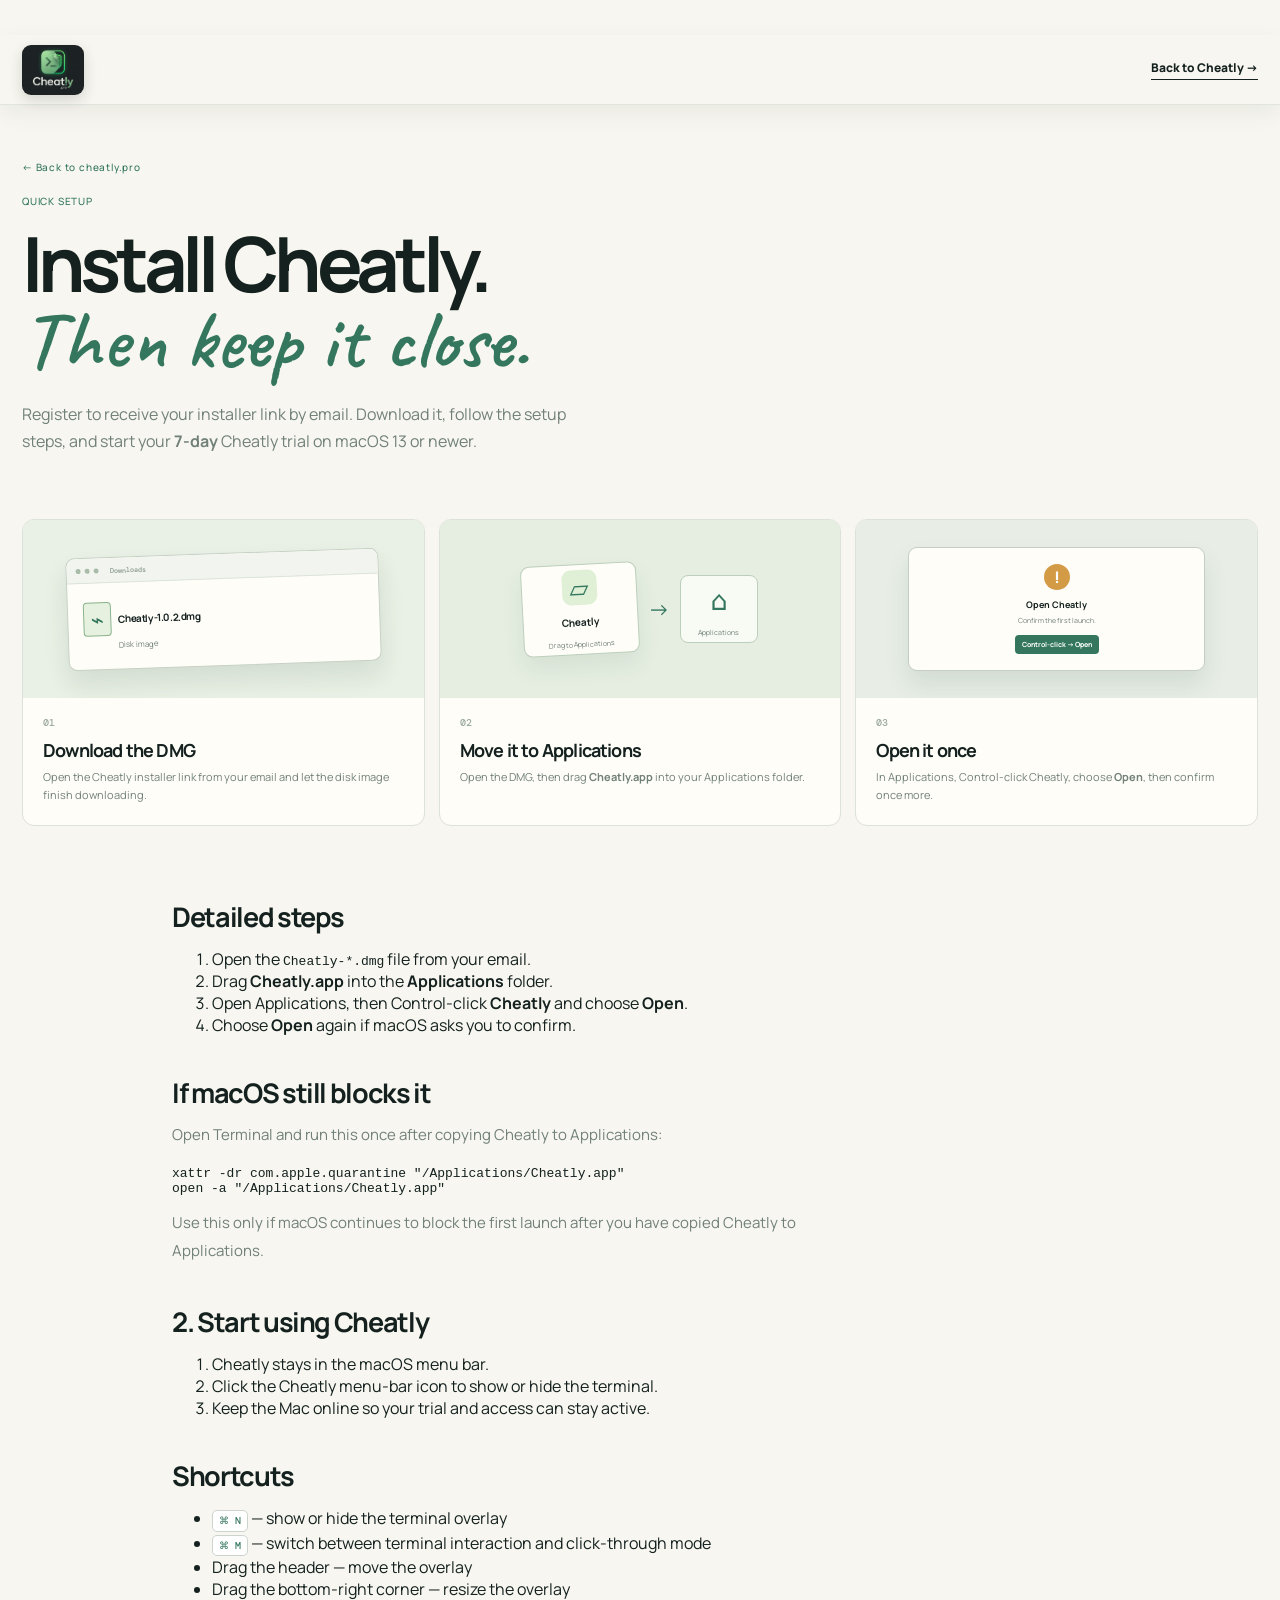
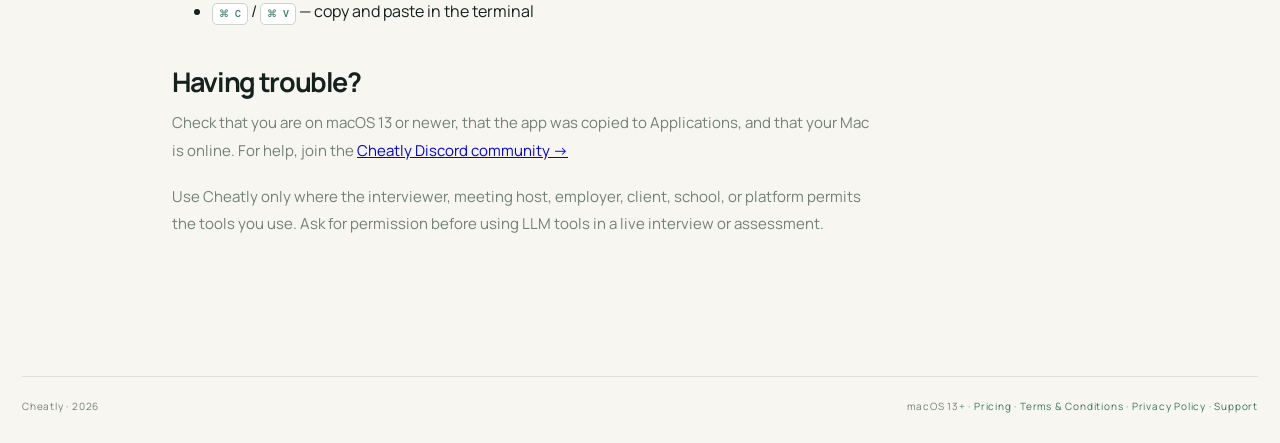
<file: install/index.html>
<!doctype html>
<html lang="en">
<head>
  <meta charset="utf-8">
  <meta name="viewport" content="width=device-width, initial-scale=1">
  <meta name="description" content="How to install, open, and start your Cheatly trial on macOS.">
  <meta name="robots" content="index,follow">
  <link rel="canonical" href="https://cheatly.pro/install/">
  <link rel="stylesheet" href="../styles.css?v=17">
  <link rel="icon" href="../cheatly.png" type="image/png">
  <title>Install and Run Cheatly — Cheatly</title>
</head>
<body>
  <header class="nav shell">
    <a class="brand" href="../" aria-label="Cheatly home"><img class="brand-logo" src="../cheatly.png" alt="Cheatly logo"><span>Cheatly</span></a>
    <a class="nav-buy" href="../">Back to Cheatly →</a>
  </header>
  <main>
    <section class="article-page shell" aria-labelledby="install-title">
      <a class="back-link" href="../">← Back to cheatly.pro</a>
      <span class="eyebrow">Quick setup</span>
      <h1 id="install-title">Install Cheatly.<br><em>Then keep it close.</em></h1>
      <p class="article-intro">Register to receive your installer link by email. Download it, follow the setup steps, and start your <strong>7-day</strong> Cheatly trial on macOS 13 or newer.</p>
      <section class="install-visual-guide" aria-label="Visual installation guide">
        <article class="install-step-card">
          <div class="install-art download-art" aria-hidden="true">
            <div class="mac-window"><div class="mac-window-bar"><i></i><i></i><i></i><span>Downloads</span></div><div class="download-file"><span class="file-icon">⌁</span><strong>Cheatly-1.0.2.dmg</strong><small>Disk image</small></div></div>
          </div>
          <span class="install-step-number">01</span>
          <h2>Download the DMG</h2>
          <p>Open the Cheatly installer link from your email and let the disk image finish downloading.</p>
        </article>
        <article class="install-step-card">
          <div class="install-art move-art" aria-hidden="true">
            <div class="disk-window"><span class="disk-icon">▱</span><strong>Cheatly</strong><small>Drag to Applications</small></div><span class="move-arrow">→</span><div class="app-folder"><span>⌂</span><small>Applications</small></div>
          </div>
          <span class="install-step-number">02</span>
          <h2>Move it to Applications</h2>
          <p>Open the DMG, then drag <strong>Cheatly.app</strong> into your Applications folder.</p>
        </article>
        <article class="install-step-card">
          <div class="install-art open-art" aria-hidden="true">
            <div class="gatekeeper-window"><span class="warning-mark">!</span><strong>Open Cheatly</strong><small>Confirm the first launch.</small><b>Control-click → Open</b></div>
          </div>
          <span class="install-step-number">03</span>
          <h2>Open it once</h2>
          <p>In Applications, Control-click Cheatly, choose <strong>Open</strong>, then confirm once more.</p>
        </article>
      </section>
      <article class="article-copy">
        <h2>Detailed steps</h2>
        <ol>
          <li>Open the <code>Cheatly-*.dmg</code> file from your email.</li>
          <li>Drag <strong>Cheatly.app</strong> into the <strong>Applications</strong> folder.</li>
          <li>Open Applications, then Control-click <strong>Cheatly</strong> and choose <strong>Open</strong>.</li>
          <li>Choose <strong>Open</strong> again if macOS asks you to confirm.</li>
        </ol>

        <h2>If macOS still blocks it</h2>
        <p>Open Terminal and run this once after copying Cheatly to Applications:</p>
        <pre><code>xattr -dr com.apple.quarantine "/Applications/Cheatly.app"
open -a "/Applications/Cheatly.app"</code></pre>
        <p>Use this only if macOS continues to block the first launch after you have copied Cheatly to Applications.</p>

        <h2>2. Start using Cheatly</h2>
        <ol>
          <li>Cheatly stays in the macOS menu bar.</li>
          <li>Click the Cheatly menu-bar icon to show or hide the terminal.</li>
          <li>Keep the Mac online so your trial and access can stay active.</li>
        </ol>

        <h2>Shortcuts</h2>
        <ul>
          <li><kbd>⌘ N</kbd> — show or hide the terminal overlay</li>
          <li><kbd>⌘ M</kbd> — switch between terminal interaction and click-through mode</li>
          <li>Drag the header — move the overlay</li>
          <li>Drag the bottom-right corner — resize the overlay</li>
          <li><kbd>⌘ C</kbd> / <kbd>⌘ V</kbd> — copy and paste in the terminal</li>
        </ul>

        <h2>Having trouble?</h2>
        <p>Check that you are on macOS 13 or newer, that the app was copied to Applications, and that your Mac is online. For help, join the <a href="https://discord.gg/3Ug6gJwu9" target="_blank" rel="noopener">Cheatly Discord community →</a></p>
        <p>Use Cheatly only where the interviewer, meeting host, employer, client, school, or platform permits the tools you use. Ask for permission before using LLM tools in a live interview or assessment.</p>
      </article>
    </section>
  </main>
  <footer class="footer shell"><span>Cheatly · 2026</span><span>macOS 13+ · <a href="../pricing/">Pricing</a> · <a href="../tnc/">Terms &amp; Conditions</a> · <a href="../privacy/">Privacy Policy</a> · <a href="https://discord.gg/3Ug6gJwu9" target="_blank" rel="noopener">Support</a></span></footer>
</body>
</html>
</file>
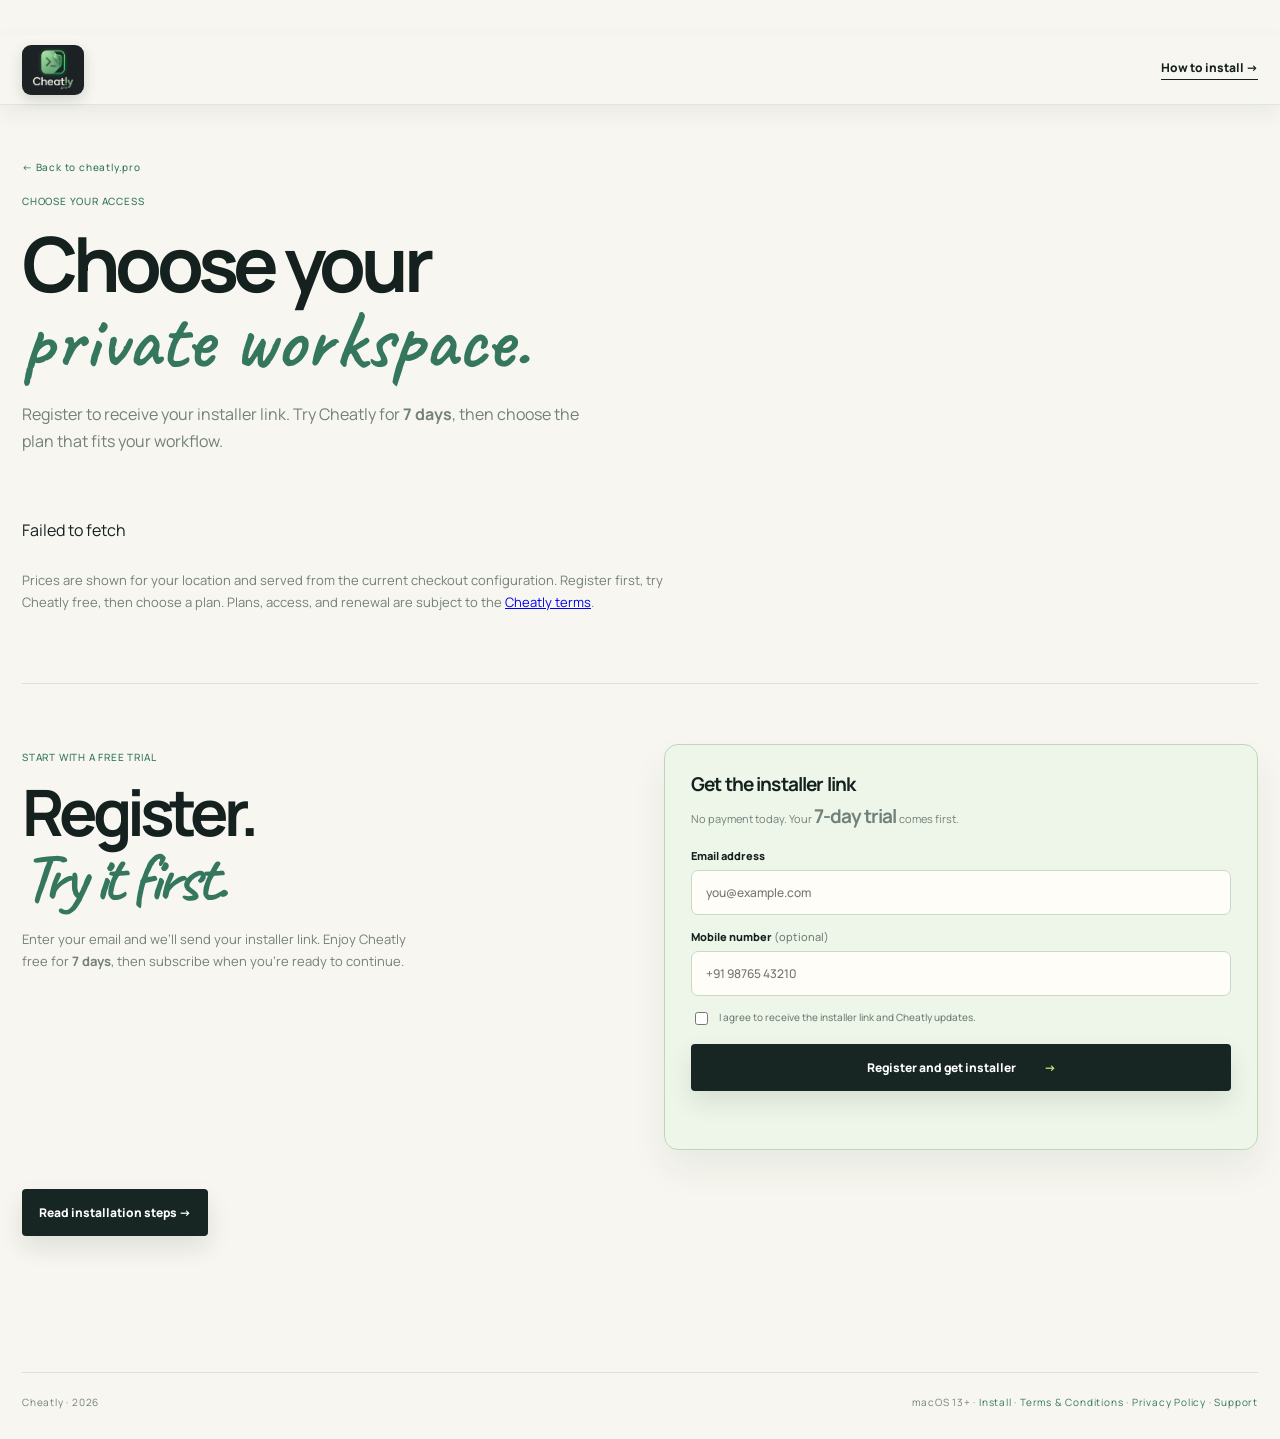
<file: pricing/index.html>
<!doctype html>
<html lang="en">
<head>
  <meta charset="utf-8">
  <meta name="viewport" content="width=device-width, initial-scale=1">
  <meta name="description" content="Cheatly pricing: monthly, annual, or lifetime access to a private macOS workspace. Register, try it free, then choose a plan.">
  <meta name="robots" content="index,follow">
  <link rel="canonical" href="https://cheatly.pro/pricing/">
  <link rel="stylesheet" href="../styles.css?v=17">
  <link rel="icon" href="../cheatly.png" type="image/png">
  <title>Cheatly Pricing — Private Mac Terminal</title>
  <style>
    .price-grid{display:grid;grid-template-columns:repeat(3,minmax(0,1fr));gap:14px;margin:48px 0 28px}.price-card{display:flex;min-height:390px;flex-direction:column;padding:25px;border:1px solid var(--line);border-radius:10px;background:#fffdf8}.price-card.featured{border-color:#a8cb9c;background:#edf5e8;box-shadow:0 14px 30px #244c3b12}.price-card small{color:var(--green);font:500 10px DM Mono,monospace;letter-spacing:.08em;text-transform:uppercase}.price-card h2{margin:42px 0 10px;font-size:24px;letter-spacing:-.05em}.price-card p{margin:0;color:var(--muted);font-size:13px;line-height:1.65}.price-card ul{display:grid;gap:8px;margin:20px 0 24px;padding:0 0 0 18px;color:var(--muted);font-size:12px;line-height:1.55}.price-card li::marker{color:var(--green)}.price{margin:0 0 24px;color:var(--ink);font-size:30px;font-weight:800;letter-spacing:-.06em}.price span{color:var(--muted);font-size:12px;font-weight:600;letter-spacing:0}.price-card .button{margin-top:auto;justify-content:center}.pricing-note{max-width:650px;margin:0 0 30px;color:var(--muted);font-size:13px;line-height:1.7}.pricing-signup{display:grid;grid-template-columns:1fr 1fr;gap:48px;align-items:start;margin-top:70px;padding-top:60px;border-top:1px solid var(--line)}.pricing-signup h2{margin:15px 0 16px;font-size:clamp(40px,5vw,64px);line-height:.98;letter-spacing:-.08em}.pricing-signup h2 em{color:var(--green);font-family:Caveat,"Segoe Print",cursive;font-size:1.08em;font-weight:600;font-style:normal}.pricing-signup-copy>p{max-width:390px;color:var(--muted);font-size:13px;line-height:1.7}@media(max-width:800px){.price-grid{grid-template-columns:1fr}.price-card{min-height:0}.price-card h2{margin-top:28px}.pricing-signup{grid-template-columns:1fr;gap:35px;margin-top:55px;padding-top:44px}}
  </style>
</head>
<body>
  <header class="nav shell">
    <a class="brand" href="../" aria-label="Cheatly home"><img class="brand-logo" src="../cheatly.png" alt="Cheatly logo"><span>Cheatly</span></a>
    <a class="nav-buy" href="../install/">How to install →</a>
  </header>
  <main>
    <section class="article-page shell" aria-labelledby="pricing-title">
      <a class="back-link" href="../">← Back to cheatly.pro</a>
      <span class="eyebrow">Choose your access</span>
      <h1 id="pricing-title">Choose your<br><em>private workspace.</em></h1>
      <p class="article-intro">Register to receive your installer link. Try Cheatly for <strong>7 days</strong>, then choose the plan that fits your workflow.</p>
      <div id="pricingPlans" class="price-grid" role="status" aria-live="polite">Loading current prices…</div>
      <p class="pricing-note">Prices are shown for your location and served from the current checkout configuration. Register first, try Cheatly free, then choose a plan. Plans, access, and renewal are subject to the <a href="../tnc/">Cheatly terms</a>.</p>
      <section class="pricing-signup" id="pricing-register" aria-labelledby="pricing-register-title">
        <div class="pricing-signup-copy"><span class="eyebrow">Start with a free trial</span><h2 id="pricing-register-title">Register.<br><em>Try it first.</em></h2><p>Enter your email and we’ll send your installer link. Enjoy Cheatly free for <strong>7 days</strong>, then subscribe when you’re ready to continue.</p></div>
        <form class="interest-form" id="interestForm"><div class="form-heading"><strong>Get the installer link</strong><span>No payment today. Your <strong>7-day trial</strong> comes first.</span></div><label>Email address<input name="email" type="email" autocomplete="email" placeholder="you@example.com" required></label><label><span class="field-label">Mobile number <span class="optional">(optional)</span></span><input name="mobile" type="tel" autocomplete="tel" placeholder="+91 98765 43210"></label><label class="consent"><input name="consent" type="checkbox" required><span>I agree to receive the installer link and Cheatly updates.</span></label><button class="button" type="submit">Register and get installer <b>→</b></button><p class="form-status" id="interestStatus" role="status" aria-live="polite"></p></form>
      </section>
      <p><a class="button" href="../install/">Read installation steps →</a></p>
    </section>
  </main>
  <footer class="footer shell"><span>Cheatly · 2026</span><span>macOS 13+ · <a href="../install/">Install</a> · <a href="../tnc/">Terms &amp; Conditions</a> · <a href="../privacy/">Privacy Policy</a> · <a href="https://discord.gg/3Ug6gJwu9" target="_blank" rel="noopener">Support</a></span></footer>
  <script src="../config.js?v=3"></script>
  <script>window.GA4_MEASUREMENT_ID = typeof GA4_MEASUREMENT_ID !== "undefined" ? GA4_MEASUREMENT_ID : "";</script>
  <script>window.MIXPANEL_PROJECT_TOKEN = typeof MIXPANEL_PROJECT_TOKEN !== "undefined" ? MIXPANEL_PROJECT_TOKEN : "";</script>
  <script src="../analytics.js?v=4"></script>
  <script>
    const pricingPlans = document.getElementById('pricingPlans');
    const pricingAPI = (window.CHEATLY_API_BASE_URL || 'https://api.cheatly.pro').replace(/\/$/, '');
    const planCopy = {
      monthly: { label: 'Most flexible', title: 'Monthly', description: 'Flexible access while you decide how Cheatly fits your workflow.', features: ['Full workspace access', 'Core software updates', 'Community support and updates', 'Cancel anytime'] },
      annual: { label: 'Recommended', title: 'Annual', description: 'Stay current for a full year with support built in—less than twelve monthly payments.', features: ['Everything in Monthly', 'All software updates included', 'Priority support as it rolls out', 'Early product and community updates'] },
      lifetime: { label: 'One time', title: 'Lifetime', description: 'One payment for long-term access to Cheatly.', features: ['Lifetime access to the product', 'No recurring billing', 'Core workspace experience', 'Community updates'] }
    };
    function priceText(amountMinor, currency) {
      return new Intl.NumberFormat(currency === 'INR' ? 'en-IN' : 'en-US', { style: 'currency', currency, maximumFractionDigits: currency === 'INR' ? 0 : 2 }).format(amountMinor / 100);
    }
    function intervalText(interval) {
      return interval === 'annual' ? 'year' : interval === 'lifetime' ? 'once' : 'month';
    }
    async function loadPricing() {
      try {
        const response = await fetch(`${pricingAPI}/api/plans`, { cache: 'no-store' });
        const config = await response.json();
        if (!response.ok || !Array.isArray(config.plans) || !config.plans.length) throw new Error('Prices are temporarily unavailable.');
        pricingPlans.className = 'price-grid';
        const hasAnnual = config.plans.some((plan) => plan.key === 'annual');
        pricingPlans.innerHTML = config.plans.map((plan, index) => {
          const copy = planCopy[plan.key] || { label: '', title: plan.name, description: plan.description, features: [] };
          const featured = hasAnnual ? plan.key === 'annual' : index === 0;
          return `<article class="price-card${featured ? ' featured' : ''}"><small>${copy.label}</small><h2>${copy.title}</h2><p>${copy.description}</p><ul>${copy.features.map((feature) => `<li>${feature}</li>`).join('')}</ul><div class="price">${priceText(plan.amountPaise, plan.currency)} <span>/ ${intervalText(plan.interval)}</span></div><a class="button" href="#pricing-register" data-plan="${plan.key}">Register to try →</a></article>`;
        }).join('');
      } catch (error) {
        pricingPlans.textContent = error.message || 'Prices are temporarily unavailable.';
      }
    }
    loadPricing();
  </script>
  <script src="../waitlist.js?v=3"></script>
</body>
</html>
</file>
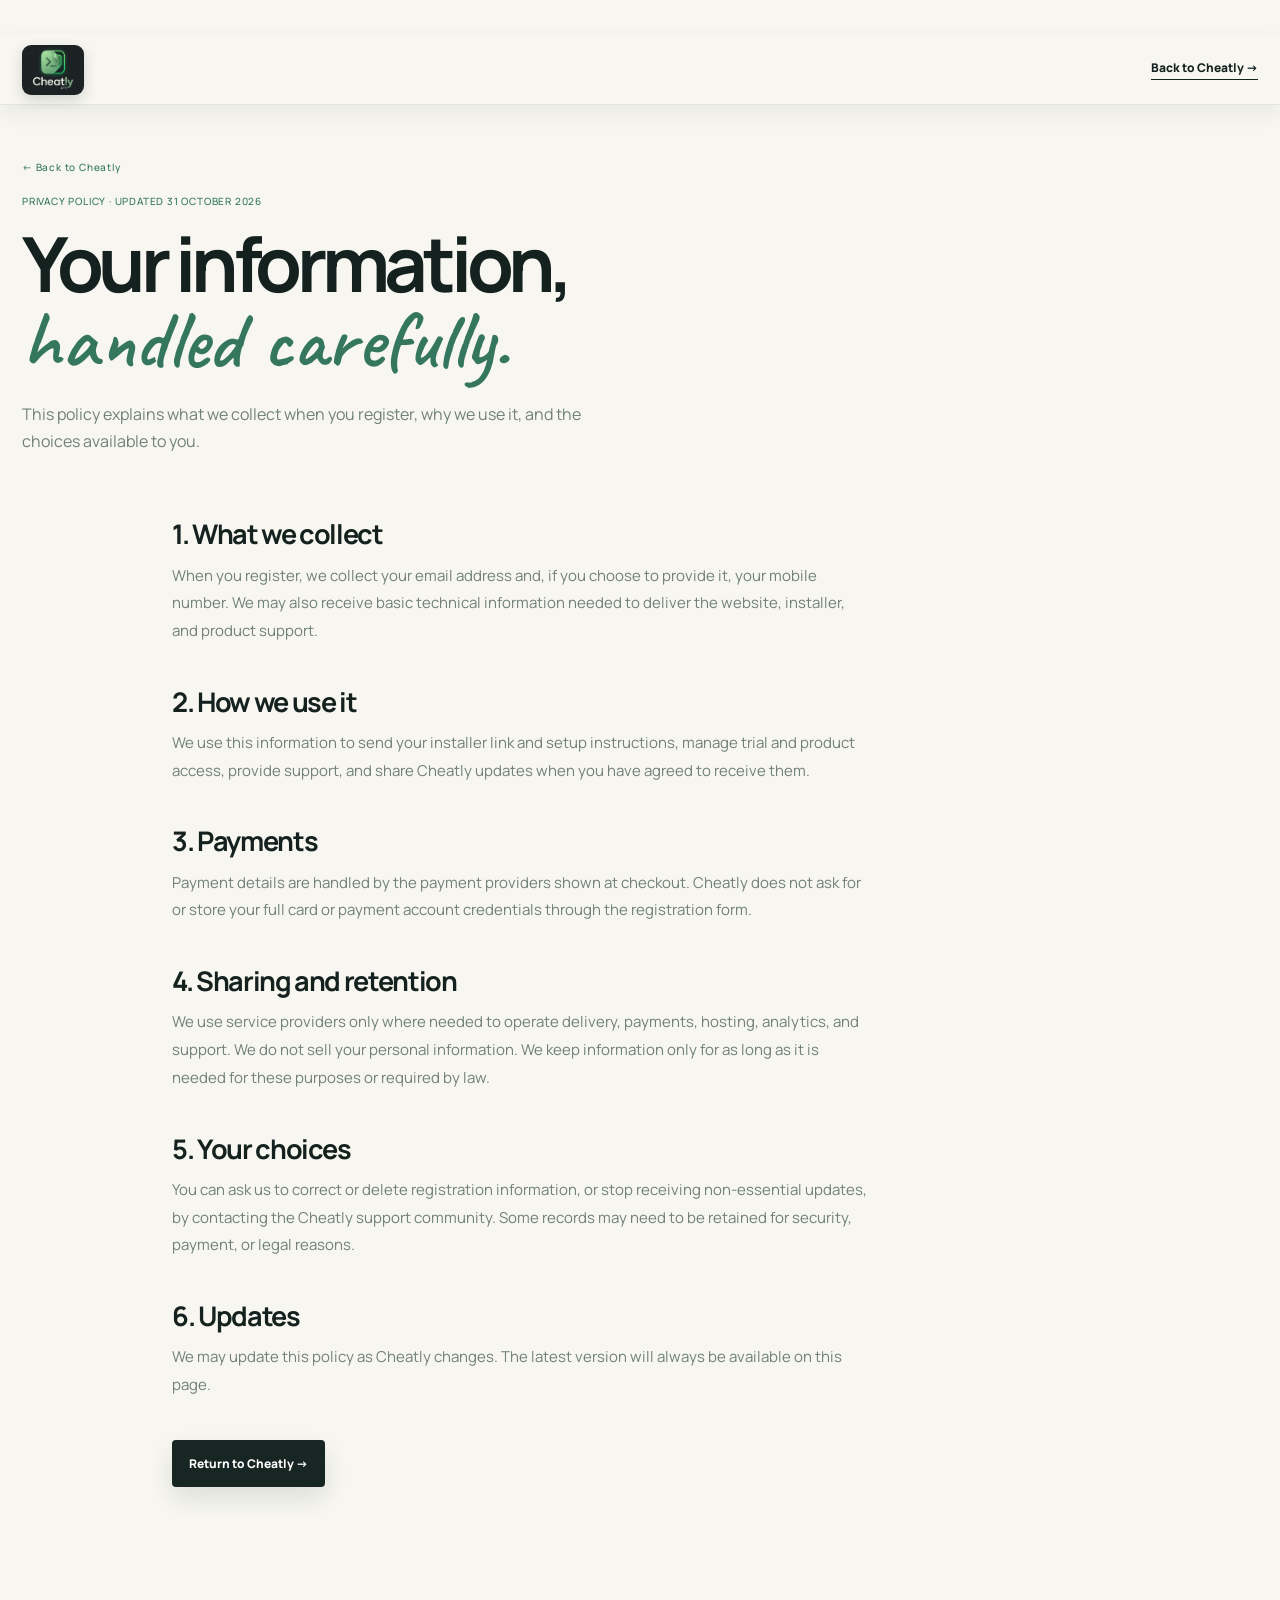
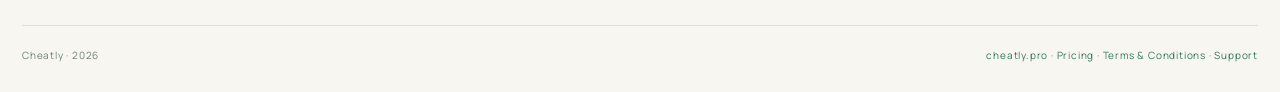
<file: privacy/index.html>
<!doctype html>
<html lang="en">
<head>
  <meta charset="utf-8">
  <meta name="viewport" content="width=device-width, initial-scale=1">
  <meta name="description" content="Cheatly privacy policy for registration, installer delivery, product updates, and support.">
  <meta name="robots" content="index,follow">
  <link rel="canonical" href="https://cheatly.pro/privacy/">
  <link rel="stylesheet" href="../styles.css?v=17">
  <link rel="icon" href="../cheatly.png" type="image/png">
  <title>Privacy Policy — Cheatly</title>
</head>
<body>
  <header class="nav shell">
    <a class="brand" href="../" aria-label="Cheatly home"><img class="brand-logo" src="../cheatly.png" alt="Cheatly logo"><span>Cheatly</span></a>
    <a class="nav-buy" href="../">Back to Cheatly →</a>
  </header>
  <main class="article-page shell">
    <a class="back-link" href="../">← Back to Cheatly</a>
    <span class="eyebrow">Privacy Policy · Updated 31 October 2026</span>
    <h1>Your information,<br><em>handled carefully.</em></h1>
    <p class="article-intro">This policy explains what we collect when you register, why we use it, and the choices available to you.</p>
    <div class="article-copy">
      <h2>1. What we collect</h2>
      <p>When you register, we collect your email address and, if you choose to provide it, your mobile number. We may also receive basic technical information needed to deliver the website, installer, and product support.</p>
      <h2>2. How we use it</h2>
      <p>We use this information to send your installer link and setup instructions, manage trial and product access, provide support, and share Cheatly updates when you have agreed to receive them.</p>
      <h2>3. Payments</h2>
      <p>Payment details are handled by the payment providers shown at checkout. Cheatly does not ask for or store your full card or payment account credentials through the registration form.</p>
      <h2>4. Sharing and retention</h2>
      <p>We use service providers only where needed to operate delivery, payments, hosting, analytics, and support. We do not sell your personal information. We keep information only for as long as it is needed for these purposes or required by law.</p>
      <h2>5. Your choices</h2>
      <p>You can ask us to correct or delete registration information, or stop receiving non-essential updates, by contacting the Cheatly support community. Some records may need to be retained for security, payment, or legal reasons.</p>
      <h2>6. Updates</h2>
      <p>We may update this policy as Cheatly changes. The latest version will always be available on this page.</p>
      <p><a class="button" href="../">Return to Cheatly →</a></p>
    </div>
  </main>
  <footer class="footer shell"><span>Cheatly · 2026</span><span><a href="../">cheatly.pro</a> · <a href="../pricing/">Pricing</a> · <a href="../tnc/">Terms &amp; Conditions</a> · <a href="https://discord.gg/3Ug6gJwu9" target="_blank" rel="noopener">Support</a></span></footer>
</body>
</html>
</file>
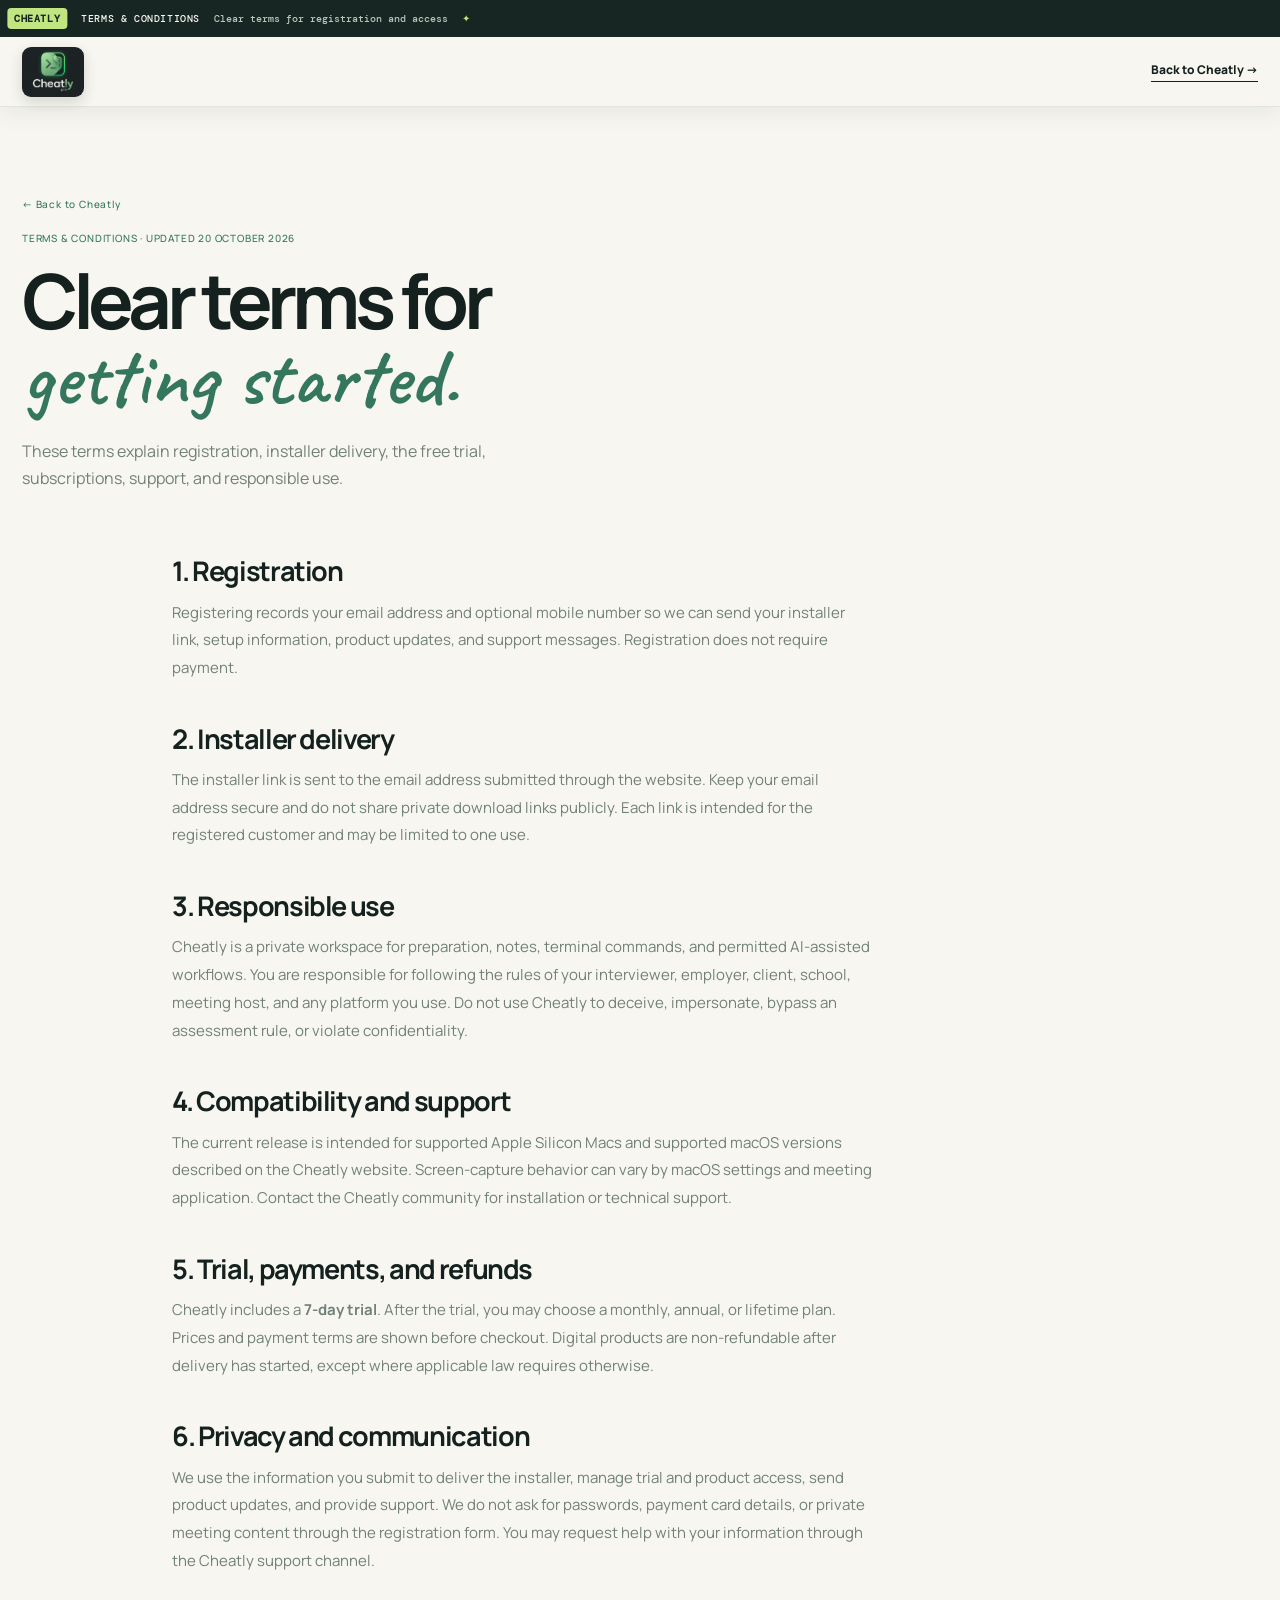
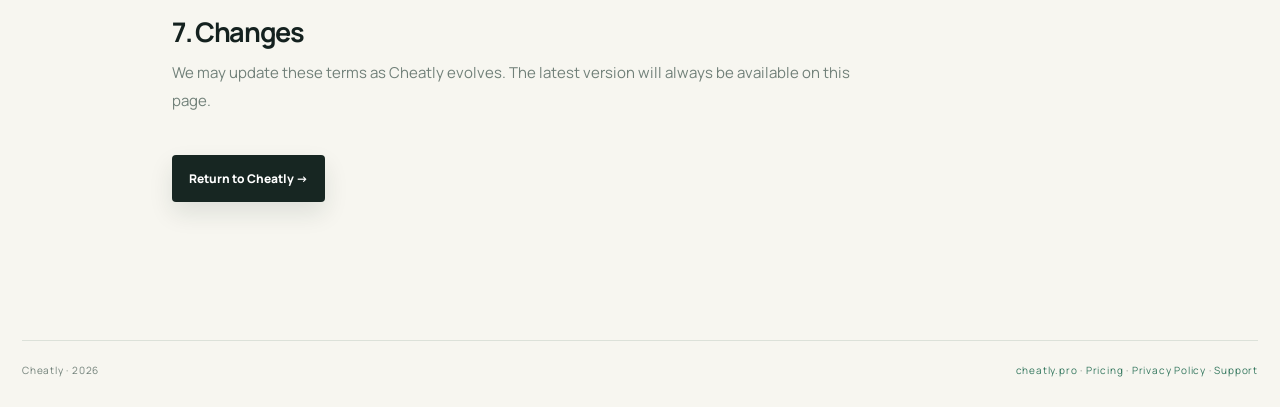
<file: tnc/index.html>
<!doctype html>
<html lang="en">
<head>
  <meta charset="utf-8">
  <meta name="viewport" content="width=device-width, initial-scale=1">
  <meta name="description" content="Cheatly terms and conditions for registration, installer delivery, trials, subscriptions, responsible use, and support.">
  <meta name="robots" content="index,follow">
  <link rel="canonical" href="https://cheatly.pro/tnc/">
  <link rel="stylesheet" href="../styles.css?v=17">
  <link rel="icon" href="../cheatly.png" type="image/png">
  <title>Terms &amp; Conditions — Cheatly</title>
</head>
<body>
  <div class="offer-banner"><div class="offer-track"><span>CHEATLY</span><b>Terms &amp; Conditions</b><small>Clear terms for registration and access</small><i>✦</i><span>CHEATLY</span><b>Terms &amp; Conditions</b><small>Clear terms for registration and access</small><i>✦</i></div></div>
  <header class="nav shell">
    <a class="brand" href="../" aria-label="Cheatly home"><img class="brand-logo" src="../cheatly.png" alt="Cheatly logo"><span>Cheatly</span></a>
    <a class="nav-buy" href="../">Back to Cheatly →</a>
  </header>
  <main class="article-page shell">
    <a class="back-link" href="../">← Back to Cheatly</a>
    <span class="eyebrow">Terms &amp; Conditions · Updated 20 October 2026</span>
    <h1>Clear terms for<br><em>getting started.</em></h1>
    <p class="article-intro">These terms explain registration, installer delivery, the free trial, subscriptions, support, and responsible use.</p>
    <div class="article-copy">
      <h2>1. Registration</h2>
      <p>Registering records your email address and optional mobile number so we can send your installer link, setup information, product updates, and support messages. Registration does not require payment.</p>
      <h2>2. Installer delivery</h2>
      <p>The installer link is sent to the email address submitted through the website. Keep your email address secure and do not share private download links publicly. Each link is intended for the registered customer and may be limited to one use.</p>
      <h2>3. Responsible use</h2>
      <p>Cheatly is a private workspace for preparation, notes, terminal commands, and permitted AI-assisted workflows. You are responsible for following the rules of your interviewer, employer, client, school, meeting host, and any platform you use. Do not use Cheatly to deceive, impersonate, bypass an assessment rule, or violate confidentiality.</p>
      <h2>4. Compatibility and support</h2>
      <p>The current release is intended for supported Apple Silicon Macs and supported macOS versions described on the Cheatly website. Screen-capture behavior can vary by macOS settings and meeting application. Contact the Cheatly community for installation or technical support.</p>
      <h2>5. Trial, payments, and refunds</h2>
      <p>Cheatly includes a <strong>7-day trial</strong>. After the trial, you may choose a monthly, annual, or lifetime plan. Prices and payment terms are shown before checkout. Digital products are non-refundable after delivery has started, except where applicable law requires otherwise.</p>
      <h2>6. Privacy and communication</h2>
      <p>We use the information you submit to deliver the installer, manage trial and product access, send product updates, and provide support. We do not ask for passwords, payment card details, or private meeting content through the registration form. You may request help with your information through the Cheatly support channel.</p>
      <h2>7. Changes</h2>
      <p>We may update these terms as Cheatly evolves. The latest version will always be available on this page.</p>
      <p><a class="button" href="../">Return to Cheatly →</a></p>
    </div>
  </main>
  <footer class="footer shell"><span>Cheatly · 2026</span><span><a href="../">cheatly.pro</a> · <a href="../pricing/">Pricing</a> · <a href="../privacy/">Privacy Policy</a> · <a href="https://discord.gg/3Ug6gJwu9" target="_blank" rel="noopener">Support</a></span></footer>
</body>
</html>
</file>
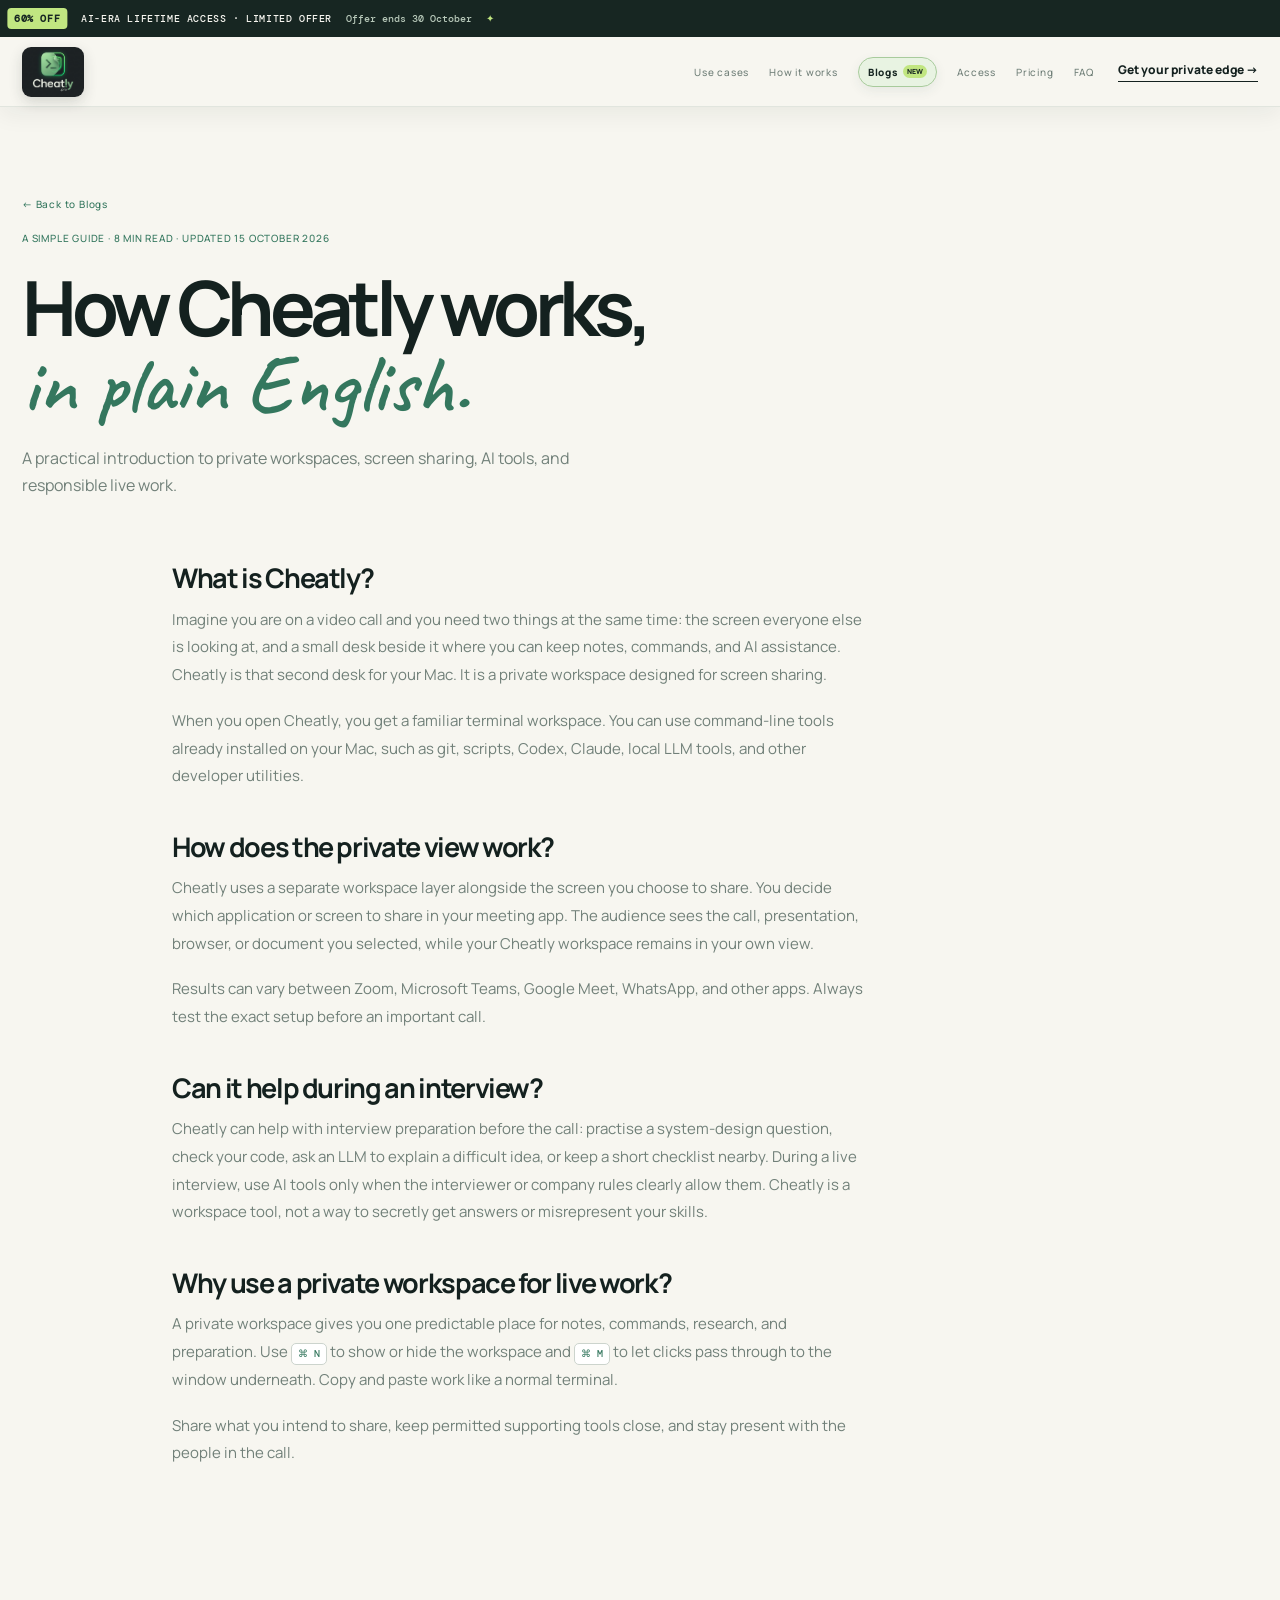
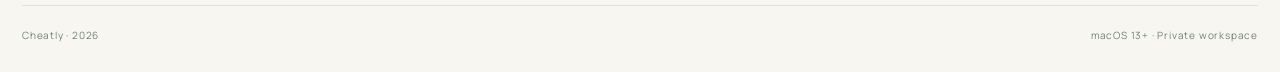
<file: blog-private-terminal.html>
<!doctype html>
<html lang="en"><head><meta charset="utf-8"><meta name="viewport" content="width=device-width, initial-scale=1"><meta name="description" content="How Cheatly works: a practical guide to private terminal overlays and responsible screen sharing."><meta name="robots" content="index,follow,max-image-preview:large,max-snippet:-1,max-video-preview:-1"><meta name="googlebot" content="index,follow,max-image-preview:large,max-snippet:-1,max-video-preview:-1"><meta name="author" content="Cheatly"><meta name="theme-color" content="#172622"><link rel="canonical" href="https://cheatly.pro/blog-private-terminal.html"><link rel="alternate" type="application/rss+xml" title="Cheatly Journal" href="https://cheatly.pro/blog-feed.xml"><meta property="og:type" content="article"><meta property="og:site_name" content="Cheatly"><meta property="og:title" content="How Cheatly Works — Cheatly Journal"><meta property="og:description" content="A practical guide to private terminal overlays, screen sharing, AI tools, and responsible live work."><meta property="og:url" content="https://cheatly.pro/blog-private-terminal.html"><meta property="og:image" content="https://cheatly.pro/cheatly.png"><meta property="og:image:alt" content="Cheatly private terminal logo"><meta name="twitter:card" content="summary"><meta name="twitter:title" content="How Cheatly Works — Cheatly Journal"><meta name="twitter:description" content="A practical guide to private terminal overlays, screen sharing, AI tools, and responsible live work."><meta name="twitter:image" content="https://cheatly.pro/cheatly.png"><title>How Cheatly Works — Cheatly Journal</title><script type="application/ld+json">{"@context":"https://schema.org","@type":"BlogPosting","headline":"How Cheatly works, in plain English.","description":"A practical guide to private terminal overlays, screen sharing, AI tools, and responsible live work.","image":["https://cheatly.pro/cheatly.png"],"author":{"@type":"Organization","name":"Cheatly","url":"https://cheatly.pro/"},"publisher":{"@type":"Organization","name":"Cheatly","logo":{"@type":"ImageObject","url":"https://cheatly.pro/cheatly.png"}},"datePublished":"2026-10-15","dateModified":"2026-10-15","mainEntityOfPage":{"@type":"WebPage","@id":"https://cheatly.pro/blog-private-terminal.html"},"articleSection":"Cheatly Journal","keywords":["private terminal overlay","macOS screen sharing","AI workspace","Codex terminal"]}</script><script type="application/ld+json">{"@context":"https://schema.org","@type":"BreadcrumbList","itemListElement":[{"@type":"ListItem","position":1,"name":"Home","item":"https://cheatly.pro/"},{"@type":"ListItem","position":2,"name":"Journal","item":"https://cheatly.pro/blogs.html"},{"@type":"ListItem","position":3,"name":"How Cheatly works","item":"https://cheatly.pro/blog-private-terminal.html"}]}</script><link rel="stylesheet" href="styles.css?v=16"><link rel="icon" href="cheatly.png" type="image/png"></head>
<body>
  <div class="offer-banner"><div class="offer-track"><span>60% OFF</span><b>AI-era lifetime access · Limited offer</b><small>Offer ends 30 October</small><i>✦</i><span>60% OFF</span><b>AI-era lifetime access · Limited offer</b><small>Offer ends 30 October</small><i>✦</i></div></div>
  <header class="nav shell"><a class="brand" href="index.html#top" aria-label="Cheatly home"><img class="brand-logo" src="cheatly.png" alt="Cheatly logo"><span>Cheatly</span></a><nav class="nav-links" aria-label="Main navigation"><a href="index.html#use-cases">Use cases</a><a href="index.html#how">How it works</a><a href="blogs.html" aria-current="page">Journal</a><a href="index.html#access">Access</a><a href="index.html#buy">Pricing</a><a href="index.html#faq">FAQ</a></nav><div class="mobile-nav"><button class="mobile-nav-toggle" id="mobileNavToggle" type="button" aria-expanded="false" aria-controls="mobileNavPanel">Menu <span>+</span></button><div class="mobile-nav-panel" id="mobileNavPanel" aria-hidden="true"><a href="index.html#use-cases">Use cases</a><a href="index.html#how">How it works</a><a href="blogs.html">Journal</a><a href="index.html#access">Access</a><a href="index.html#buy">Pricing</a><a href="index.html#faq">FAQ</a></div></div><a class="nav-buy" href="index.html#buy"><span class="desktop-cta">Get your private edge →</span><span class="mobile-cta">Get Cheatly →</span></a></header>
  <main id="top"><section class="article-page shell"><a class="back-link" href="blogs.html">← Back to journal</a><p class="blog-meta">A simple guide · 8 min read · Updated 15 October 2026</p><h1>How Cheatly works,<br><em>in plain English.</em></h1><p class="article-intro">A practical introduction to private workspaces, screen sharing, AI tools, and responsible live work.</p><article class="article-copy"><h2>What is Cheatly?</h2><p>Imagine you are on a video call and you need two things at the same time: the screen everyone else is looking at, and a small desk beside it where you can keep notes, commands, and AI assistance. Cheatly is that second desk for your Mac. It is a private workspace designed for screen sharing.</p><p>When you open Cheatly, you get a familiar terminal workspace. You can use command-line tools already installed on your Mac, such as git, scripts, Codex, Claude, local LLM tools, and other developer utilities.</p><h2>How does the private view work?</h2><p>Cheatly uses a separate workspace layer alongside the screen you choose to share. You decide which application or screen to share in your meeting app. The audience sees the call, presentation, browser, or document you selected, while your Cheatly workspace remains in your own view.</p><p>Results can vary between Zoom, Microsoft Teams, Google Meet, WhatsApp, and other apps. Always test the exact setup before an important call.</p><h2>Can it help during an interview?</h2><p>Cheatly can help with interview preparation before the call: practise a system-design question, check your code, ask an LLM to explain a difficult idea, or keep a short checklist nearby. During a live interview, use AI tools only when the interviewer or company rules clearly allow them. Cheatly is a workspace tool, not a way to secretly get answers or misrepresent your skills.</p><h2>Why use a private workspace for live work?</h2><p>A private workspace gives you one predictable place for notes, commands, research, and preparation. Use <kbd>⌘ N</kbd> to show or hide the workspace and <kbd>⌘ M</kbd> to let clicks pass through to the window underneath. Copy and paste work like a normal terminal.</p><p>Share what you intend to share, keep permitted supporting tools close, and stay present with the people in the call.</p></article></section></main>
  <footer class="footer shell"><span>Cheatly · 2026</span><span>macOS 13+ · Private workspace</span></footer>
  <script>const n=document.querySelector('.mobile-nav'),t=document.getElementById('mobileNavToggle'),p=document.getElementById('mobileNavPanel');t?.addEventListener('click',()=>{const o=n.classList.toggle('is-open');t.setAttribute('aria-expanded',String(o));p.setAttribute('aria-hidden',String(!o));});n?.querySelectorAll('a').forEach(a=>a.addEventListener('click',()=>n.classList.remove('is-open')));document.querySelectorAll('.nav-links a,.mobile-nav-panel a').forEach(a=>{if(a.textContent.trim()==='Journal'){a.innerHTML='Blogs <span>New</span>';a.classList.add('blog-nav-link');}});const back=document.querySelector('.back-link');if(back)back.textContent='← Back to Blogs';</script>
</body></html>
</file>
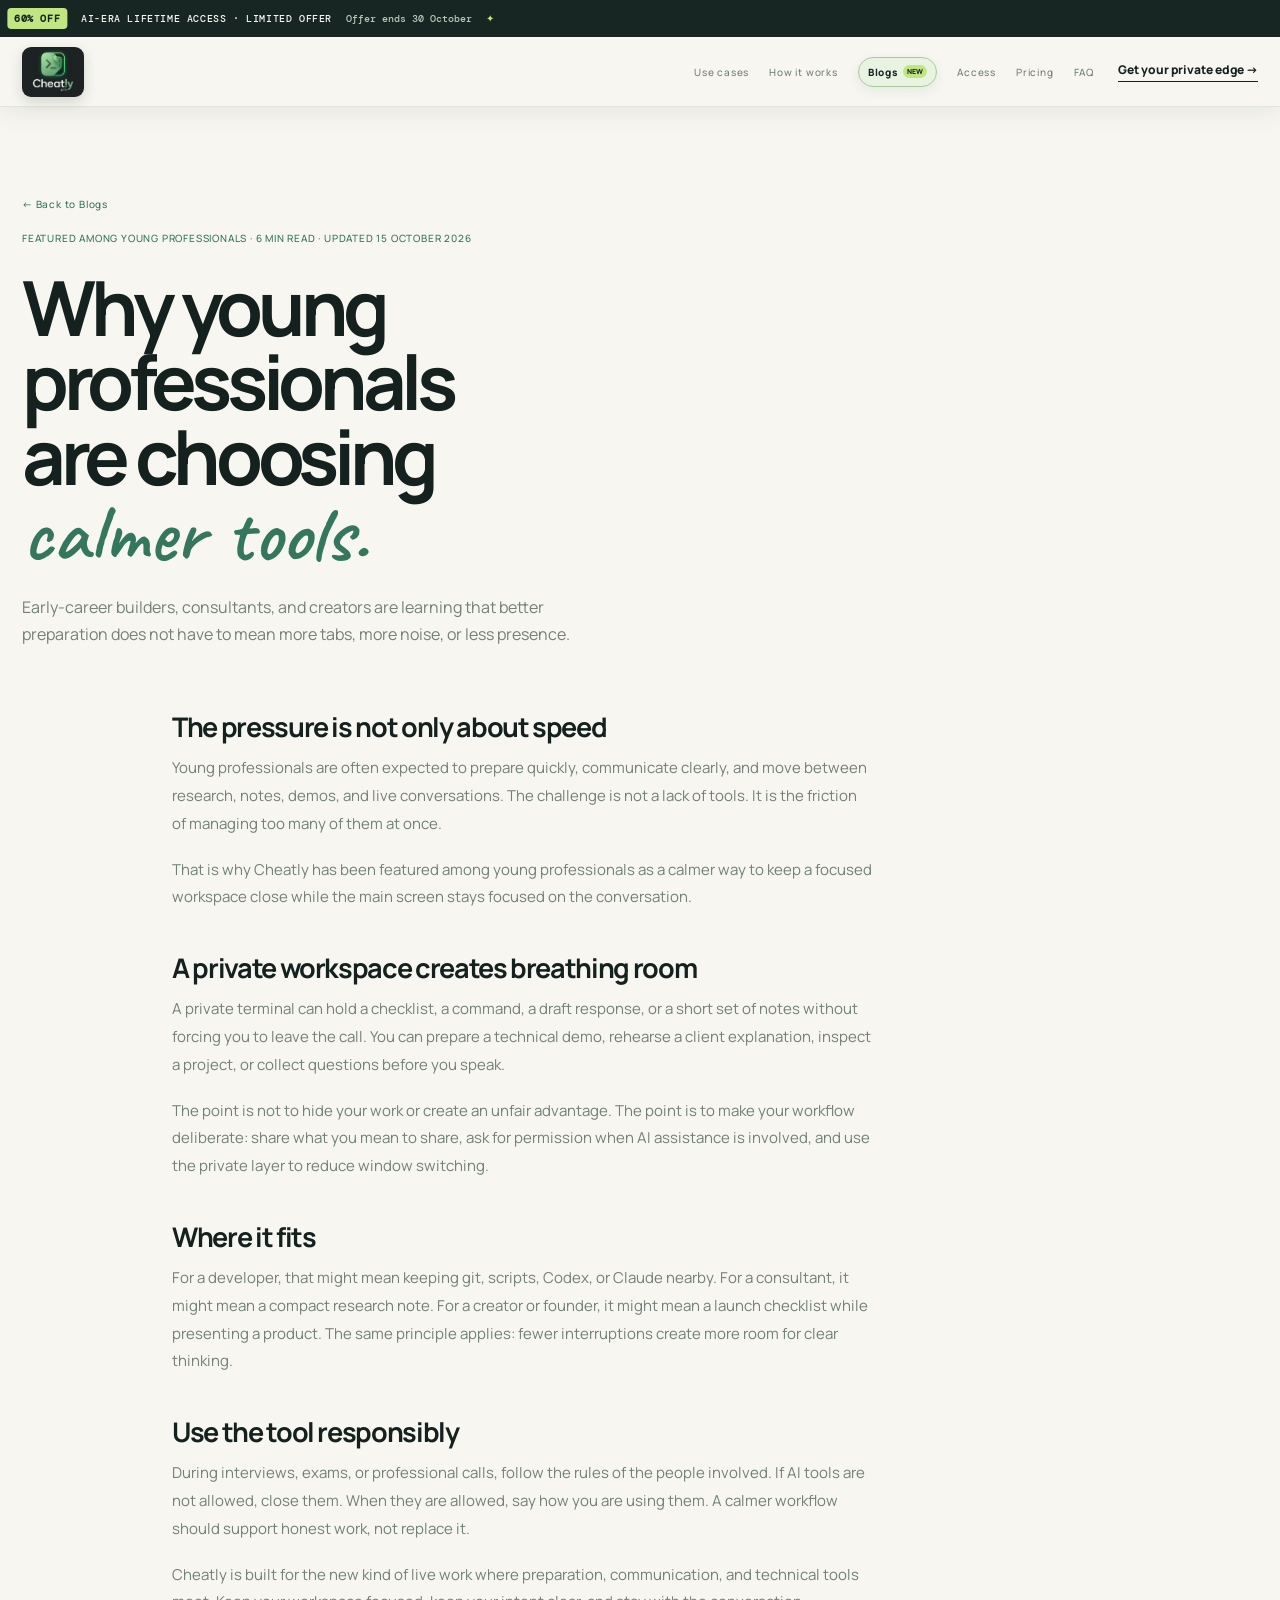
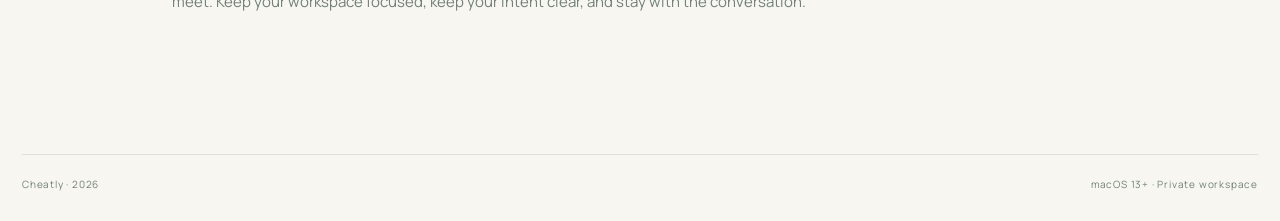
<file: blog-young-professionals.html>
<!doctype html>
<html lang="en"><head><meta charset="utf-8"><meta name="viewport" content="width=device-width, initial-scale=1"><meta name="description" content="Why Cheatly is featured among young professionals looking for calmer, more focused ways to prepare and work live."><meta name="robots" content="index,follow,max-image-preview:large,max-snippet:-1,max-video-preview:-1"><meta name="googlebot" content="index,follow,max-image-preview:large,max-snippet:-1,max-video-preview:-1"><meta name="author" content="Cheatly"><meta name="theme-color" content="#172622"><link rel="canonical" href="https://cheatly.pro/blog-young-professionals.html"><link rel="alternate" type="application/rss+xml" title="Cheatly Journal" href="https://cheatly.pro/blog-feed.xml"><meta property="og:type" content="article"><meta property="og:site_name" content="Cheatly"><meta property="og:title" content="Why Young Professionals Choose Calmer Tools — Cheatly Journal"><meta property="og:description" content="Why young professionals are choosing calmer, more focused workflows for preparation and live work."><meta property="og:url" content="https://cheatly.pro/blog-young-professionals.html"><meta property="og:image" content="https://cheatly.pro/cheatly.png"><meta property="og:image:alt" content="Cheatly private terminal logo"><meta name="twitter:card" content="summary"><meta name="twitter:title" content="Why Young Professionals Choose Calmer Tools — Cheatly Journal"><meta name="twitter:description" content="Why young professionals are choosing calmer, more focused workflows for preparation and live work."><meta name="twitter:image" content="https://cheatly.pro/cheatly.png"><title>Why Young Professionals Choose Calmer Tools — Cheatly Journal</title><script type="application/ld+json">{"@context":"https://schema.org","@type":"BlogPosting","headline":"Why young professionals are choosing calmer tools.","description":"Why young professionals are choosing calmer, more focused workflows for preparation and live work.","image":["https://cheatly.pro/cheatly.png"],"author":{"@type":"Organization","name":"Cheatly","url":"https://cheatly.pro/"},"publisher":{"@type":"Organization","name":"Cheatly","logo":{"@type":"ImageObject","url":"https://cheatly.pro/cheatly.png"}},"datePublished":"2026-10-15","dateModified":"2026-10-15","mainEntityOfPage":{"@type":"WebPage","@id":"https://cheatly.pro/blog-young-professionals.html"},"articleSection":"Cheatly Journal","keywords":["young professionals","focused workflow","AI workspace","private terminal"]}</script><script type="application/ld+json">{"@context":"https://schema.org","@type":"BreadcrumbList","itemListElement":[{"@type":"ListItem","position":1,"name":"Home","item":"https://cheatly.pro/"},{"@type":"ListItem","position":2,"name":"Journal","item":"https://cheatly.pro/blogs.html"},{"@type":"ListItem","position":3,"name":"Young professionals and calmer tools","item":"https://cheatly.pro/blog-young-professionals.html"}]}</script><link rel="stylesheet" href="styles.css?v=16"><link rel="icon" href="cheatly.png" type="image/png"></head>
<body>
  <div class="offer-banner"><div class="offer-track"><span>60% OFF</span><b>AI-era lifetime access · Limited offer</b><small>Offer ends 30 October</small><i>✦</i><span>60% OFF</span><b>AI-era lifetime access · Limited offer</b><small>Offer ends 30 October</small><i>✦</i></div></div>
  <header class="nav shell"><a class="brand" href="index.html#top" aria-label="Cheatly home"><img class="brand-logo" src="cheatly.png" alt="Cheatly logo"><span>Cheatly</span></a><nav class="nav-links" aria-label="Main navigation"><a href="index.html#use-cases">Use cases</a><a href="index.html#how">How it works</a><a href="blogs.html" aria-current="page">Journal</a><a href="index.html#access">Access</a><a href="index.html#buy">Pricing</a><a href="index.html#faq">FAQ</a></nav><div class="mobile-nav"><button class="mobile-nav-toggle" id="mobileNavToggle" type="button" aria-expanded="false" aria-controls="mobileNavPanel">Menu <span>+</span></button><div class="mobile-nav-panel" id="mobileNavPanel" aria-hidden="true"><a href="index.html#use-cases">Use cases</a><a href="index.html#how">How it works</a><a href="blogs.html">Journal</a><a href="index.html#access">Access</a><a href="index.html#buy">Pricing</a><a href="index.html#faq">FAQ</a></div></div><a class="nav-buy" href="index.html#buy"><span class="desktop-cta">Get your private edge →</span><span class="mobile-cta">Get Cheatly →</span></a></header>
  <main id="top"><section class="article-page shell"><a class="back-link" href="blogs.html">← Back to journal</a><p class="blog-meta">Featured among young professionals · 6 min read · Updated 15 October 2026</p><h1>Why young professionals are choosing<br><em>calmer tools.</em></h1><p class="article-intro">Early-career builders, consultants, and creators are learning that better preparation does not have to mean more tabs, more noise, or less presence.</p><article class="article-copy"><h2>The pressure is not only about speed</h2><p>Young professionals are often expected to prepare quickly, communicate clearly, and move between research, notes, demos, and live conversations. The challenge is not a lack of tools. It is the friction of managing too many of them at once.</p><p>That is why Cheatly has been featured among young professionals as a calmer way to keep a focused workspace close while the main screen stays focused on the conversation.</p><h2>A private workspace creates breathing room</h2><p>A private terminal can hold a checklist, a command, a draft response, or a short set of notes without forcing you to leave the call. You can prepare a technical demo, rehearse a client explanation, inspect a project, or collect questions before you speak.</p><p>The point is not to hide your work or create an unfair advantage. The point is to make your workflow deliberate: share what you mean to share, ask for permission when AI assistance is involved, and use the private layer to reduce window switching.</p><h2>Where it fits</h2><p>For a developer, that might mean keeping git, scripts, Codex, or Claude nearby. For a consultant, it might mean a compact research note. For a creator or founder, it might mean a launch checklist while presenting a product. The same principle applies: fewer interruptions create more room for clear thinking.</p><h2>Use the tool responsibly</h2><p>During interviews, exams, or professional calls, follow the rules of the people involved. If AI tools are not allowed, close them. When they are allowed, say how you are using them. A calmer workflow should support honest work, not replace it.</p><p>Cheatly is built for the new kind of live work where preparation, communication, and technical tools meet. Keep your workspace focused, keep your intent clear, and stay with the conversation.</p></article></section></main>
  <footer class="footer shell"><span>Cheatly · 2026</span><span>macOS 13+ · Private workspace</span></footer>
  <script>const n=document.querySelector('.mobile-nav'),t=document.getElementById('mobileNavToggle'),p=document.getElementById('mobileNavPanel');t?.addEventListener('click',()=>{const o=n.classList.toggle('is-open');t.setAttribute('aria-expanded',String(o));p.setAttribute('aria-hidden',String(!o));});n?.querySelectorAll('a').forEach(a=>a.addEventListener('click',()=>n.classList.remove('is-open')));document.querySelectorAll('.nav-links a,.mobile-nav-panel a').forEach(a=>{if(a.textContent.trim()==='Journal'){a.innerHTML='Blogs <span>New</span>';a.classList.add('blog-nav-link');}});const back=document.querySelector('.back-link');if(back)back.textContent='← Back to Blogs';</script>
</body></html>
</file>
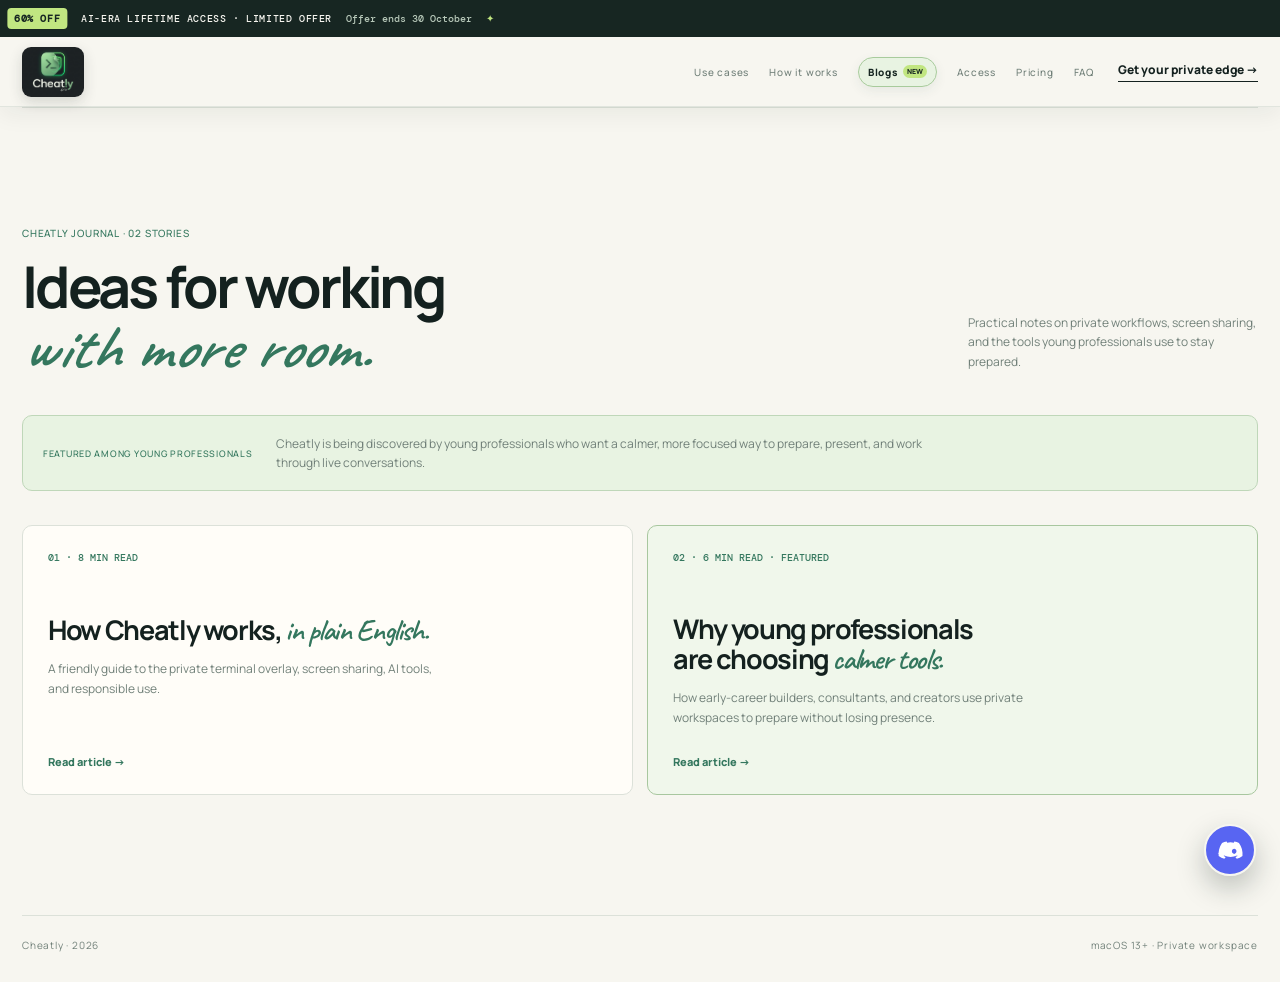
<file: blogs.html>
<!doctype html>
<html lang="en">
<head>
  <meta charset="utf-8">
  <meta name="viewport" content="width=device-width, initial-scale=1">
  <meta name="description" content="The Cheatly journal: practical guides to private terminal overlays, screen sharing, AI tools, and responsible live work on Mac.">
  <meta name="author" content="Cheatly">
  <meta name="theme-color" content="#172622">
  <meta name="robots" content="index,follow,max-image-preview:large,max-snippet:-1,max-video-preview:-1">
  <meta name="googlebot" content="index,follow,max-image-preview:large,max-snippet:-1,max-video-preview:-1">
  <link rel="canonical" href="https://cheatly.pro/blogs.html">
  <link rel="alternate" type="application/rss+xml" title="Cheatly Journal" href="https://cheatly.pro/blog-feed.xml">
  <meta property="og:type" content="website">
  <meta property="og:site_name" content="Cheatly">
  <meta property="og:title" content="Cheatly Journal — Private work, explained plainly">
  <meta property="og:description" content="Practical guides to Cheatly's private terminal overlay and responsible screen-sharing workflows.">
  <meta property="og:url" content="https://cheatly.pro/blogs.html">
  <meta property="og:image" content="https://cheatly.pro/cheatly.png">
  <meta property="og:image:alt" content="Cheatly private terminal logo">
  <meta name="twitter:card" content="summary">
  <meta name="twitter:title" content="Cheatly Journal — Private work, explained plainly">
  <meta name="twitter:description" content="Practical guides to private workspaces, screen sharing, and responsible AI-assisted workflows.">
  <meta name="twitter:image" content="https://cheatly.pro/cheatly.png">
  <title>Cheatly Journal — Private work, explained plainly</title>
  <script type="application/ld+json">
  {
    "@context":"https://schema.org",
    "@type":"CollectionPage",
    "name":"Cheatly Journal",
    "description":"Practical guides to private workspaces, screen sharing, AI tools, and responsible live work.",
    "url":"https://cheatly.pro/blogs.html",
    "mainEntityOfPage":"https://cheatly.pro/blogs.html",
    "author":{"@type":"Organization","name":"Cheatly"},
    "publisher":{"@type":"Organization","name":"Cheatly"},
    "datePublished":"2026-10-15",
    "keywords":"private terminal overlay macOS, AI workspace for screen sharing, Codex Claude terminal"
  }
  </script>
  <script type="application/ld+json">{"@context":"https://schema.org","@type":"ItemList","name":"Cheatly Journal articles","itemListElement":[{"@type":"ListItem","position":1,"url":"https://cheatly.pro/blog-private-terminal.html","name":"How Cheatly works, in plain English."},{"@type":"ListItem","position":2,"url":"https://cheatly.pro/blog-young-professionals.html","name":"Why young professionals are choosing calmer tools."}]}</script>
  <link rel="stylesheet" href="styles.css?v=17">
  <link rel="icon" href="cheatly.png" type="image/png">
</head>
<body>
  <div class="offer-banner"><div class="offer-track"><span>60% OFF</span><b>AI-era lifetime access · Limited offer</b><small>Offer ends 30 October</small><i>✦</i><span>60% OFF</span><b>AI-era lifetime access · Limited offer</b><small>Offer ends 30 October</small><i>✦</i></div></div>
  <header class="nav shell">
    <a class="brand" href="index.html#top" aria-label="Cheatly home"><img class="brand-logo" src="cheatly.png" alt="Cheatly logo"><span>Cheatly</span></a>
    <nav class="nav-links" aria-label="Main navigation"><a href="index.html#use-cases">Use cases</a><a href="index.html#how">How it works</a><a class="blog-nav-link" href="blogs.html" aria-current="page">Blogs <span>New</span></a><a href="index.html#access">Access</a><a href="index.html#buy">Pricing</a><a href="index.html#faq">FAQ</a></nav>
    <div class="mobile-nav"><button class="mobile-nav-toggle" id="mobileNavToggle" type="button" aria-expanded="false" aria-controls="mobileNavPanel">Menu <span>+</span></button><div class="mobile-nav-panel" id="mobileNavPanel" aria-hidden="true"><a href="index.html#use-cases">Use cases</a><a href="index.html#how">How it works</a><a class="blog-nav-link" href="blogs.html" aria-current="page">Blogs <span>New</span></a><a href="index.html#access">Access</a><a href="index.html#buy">Pricing</a><a href="index.html#faq">FAQ</a></div></div>
    <a class="nav-buy" href="index.html#buy"><span class="desktop-cta">Get your private edge →</span><span class="mobile-cta">Get Cheatly →</span></a>
  </header>

  <main id="top">
    <section class="blog blog-page shell" aria-labelledby="blog-title">
      <div class="blog-heading"><div><span class="eyebrow">Cheatly journal · 02 stories</span><h1 id="blog-title">Ideas for working<br><em>with more room.</em></h1></div><p>Practical notes on private workflows, screen sharing, and the tools young professionals use to stay prepared.</p></div>
      <div class="blog-featured"><span class="eyebrow">Featured among young professionals</span><p>Cheatly is being discovered by young professionals who want a calmer, more focused way to prepare, present, and work through live conversations.</p></div>
      <div class="blog-index-grid">
        <a class="blog-card" href="blog-private-terminal.html"><span class="blog-card-number">01 · 8 min read</span><h2>How Cheatly works, <em>in plain English.</em></h2><p>A friendly guide to the private terminal overlay, screen sharing, AI tools, and responsible use.</p><span class="blog-card-link">Read article →</span></a>
        <a class="blog-card blog-card-featured" href="blog-young-professionals.html"><span class="blog-card-number">02 · 6 min read · Featured</span><h2>Why young professionals are choosing <em>calmer tools.</em></h2><p>How early-career builders, consultants, and creators use private workspaces to prepare without losing presence.</p><span class="blog-card-link">Read article →</span></a>
      </div>
    </section>
  </main>

  <footer class="footer shell"><span>Cheatly · 2026</span><span>macOS 13+ · Private workspace</span></footer>
  <a class="floating-discord" href="https://discord.gg/3Ug6gJwu9" target="_blank" rel="noopener" aria-label="Open Cheatly Discord support" data-tooltip="Need help? Join Discord"><svg viewBox="0 0 24 24" aria-hidden="true"><path d="M19.54 5.32A16.8 16.8 0 0 0 15.4 4l-.5 1.02a15.6 15.6 0 0 0-5.8 0L8.6 4a16.8 16.8 0 0 0-4.14 1.32C1.84 9.25 1.13 13.07 1.48 16.84a16.8 16.8 0 0 0 5.07 2.58l1.23-1.63a10.2 10.2 0 0 1-1.94-.94l.47-.36c3.74 1.74 7.8 1.74 11.5 0l.47.36c-.61.36-1.26.68-1.94.94l1.23 1.63a16.8 16.8 0 0 0 5.07-2.58c.42-4.37-.72-8.16-3.1-11.52ZM8.73 15.03c-1.12 0-2.04-1.02-2.04-2.28s.9-2.28-2.04-2.28-2.05 1.02-2.04 2.28c0 1.26-.9 2.28-2.04 2.28Zm6.54 0c-1.12 0-2.04-1.02-2.04-2.28s.9-2.28 2.04-2.28 2.05 1.02 2.04 2.28c0 1.26-.9 2.28-2.04 2.28Z"/></svg></a>
  <script>
    const mobileNav = document.querySelector('.mobile-nav');
    const mobileNavToggle = document.getElementById('mobileNavToggle');
    const mobileNavPanel = document.getElementById('mobileNavPanel');
    function closeMobileNav() { mobileNav?.classList.remove('is-open'); mobileNavToggle?.setAttribute('aria-expanded', 'false'); mobileNavPanel?.setAttribute('aria-hidden', 'true'); }
    mobileNavToggle?.addEventListener('click', () => { const isOpen = mobileNav.classList.toggle('is-open'); mobileNavToggle.setAttribute('aria-expanded', String(isOpen)); mobileNavPanel.setAttribute('aria-hidden', String(!isOpen)); });
    mobileNav?.querySelectorAll('a').forEach(link => link.addEventListener('click', closeMobileNav));
  </script>
</body>
</html>
</file>
<file: styles.css>
@import url('https://fonts.googleapis.com/css2?family=Caveat:wght@500;600;700&family=DM+Mono:wght@400;500&family=Manrope:wght@400;600;700;800&display=swap');
:root{--ink:#14211f;--muted:#718079;--paper:#f7f6f0;--green:#34775e;--lime:#c1e681;--line:#dce1d9;--dark:#172622}
*{box-sizing:border-box}html{scroll-behavior:smooth}body{margin:0;background:var(--paper);color:var(--ink);font-family:Manrope,system-ui,sans-serif}.shell{width:min(1240px,calc(100% - 44px));margin:auto}
.offer-banner{position:sticky;top:0;z-index:20;overflow:hidden;min-height:35px;color:#f7f6f0;background:var(--dark);font:500 10px DM Mono,monospace;letter-spacing:.06em;text-transform:uppercase;white-space:nowrap}.offer-track{display:flex;width:max-content;align-items:center;gap:14px;padding:8px 0;animation:offer-marquee 24s linear infinite;transform:translateX(-50%)}.offer-banner span{padding:4px 7px;border-radius:4px;color:var(--dark);background:var(--lime);font-weight:800}.offer-banner b{font-weight:500}.offer-banner small{color:#b8c9ba;font:inherit;text-transform:none;letter-spacing:0}.offer-banner i{color:var(--lime);font-style:normal}@keyframes offer-marquee{from{transform:translateX(-50%)}to{transform:translateX(0)}}
.nav{height:82px;display:flex;align-items:center;justify-content:space-between;gap:24px}.brand{display:flex;align-items:center;color:var(--ink);font-size:13px;font-weight:800;text-decoration:none}.brand-logo{display:block;flex:0 0 62px;width:62px;height:50px;border-radius:9px;object-fit:contain;box-shadow:0 5px 14px rgba(23,38,34,.16)}.brand span{display:none}.nav-links{display:flex;align-items:center;gap:20px;margin-left:auto}.nav-links a{color:var(--muted);font:500 10px DM Mono,monospace;text-decoration:none}.nav-links a:hover{color:var(--green)}.nav-buy{color:var(--ink);font-size:12px;font-weight:800;text-decoration:none;border-bottom:1px solid var(--ink);padding-bottom:3px;white-space:nowrap}.mobile-nav{display:none}
.hero{display:grid;grid-template-columns:.9fr 1.1fr;gap:60px;align-items:center;padding:76px 0 105px}.eyebrow{display:inline-flex;align-items:center;gap:8px;color:var(--green);font:500 10px DM Mono,monospace;letter-spacing:.13em;text-transform:uppercase}.eyebrow i,.pulse{display:inline-block;width:7px;height:7px;border-radius:50%;background:#79c565;box-shadow:0 0 0 5px #e6f0d9}.hero h1{margin:24px 0 22px;font-size:clamp(48px,6vw,77px);line-height:.96;letter-spacing:-.085em}.hero h1 em{color:var(--green);font-style:normal}.hero-copy p{max-width:390px;color:var(--muted);font-size:15px;line-height:1.65}.hero-llm-copy{color:var(--green)!important;font-family:Caveat,"Segoe Print",cursive;font-size:22px!important;font-weight:600;line-height:1.2!important;letter-spacing:.01em}.hero-llm-copy strong{color:var(--ink);font-weight:700}.hero-hook{display:block;margin-bottom:8px;color:var(--ink);font:800 15px/1.45 Manrope,sans-serif;letter-spacing:-.02em}.hero-copy p strong{color:var(--ink);font-weight:800}.button{display:inline-flex;align-items:center;justify-content:space-between;gap:28px;margin-top:23px;padding:15px 17px;border:0;border-radius:8px;color:#fff;background:var(--dark);font:800 12px Manrope,sans-serif;text-decoration:none;box-shadow:0 11px 24px #162e281c;cursor:pointer;transition:.2s}.button:hover{background:var(--green);transform:translateY(-2px)}.button b{color:var(--lime);font-weight:800}
.demo-wrap{position:relative}.demo-label{margin:0 0 12px 17px;color:var(--green);font:500 10px DM Mono,monospace;text-transform:uppercase;letter-spacing:.1em}.demo-label .pulse{margin-right:7px;vertical-align:-1px;animation:glow 1.6s infinite}@keyframes glow{50%{box-shadow:0 0 0 9px #e6f0d900}}.demo-card{overflow:hidden;border:1px solid #cbd4cb;border-radius:15px;background:#dfe6de;box-shadow:0 24px 55px #244c3b1c}.demo-card canvas{display:block;width:100%;height:auto}.demo-controls{display:flex;gap:8px;justify-content:center;margin-top:14px}.demo-controls button{border:1px solid var(--line);border-radius:6px;padding:9px 11px;color:var(--muted);background:#fffdf8;font:500 10px DM Mono,monospace;cursor:pointer}.demo-controls button:hover,.demo-controls button.active{border-color:var(--green);color:var(--green);background:#edf5e8}.demo-controls span{color:var(--green);margin-right:5px}
.shortcuts{display:grid;grid-template-columns:.8fr 1.2fr;gap:90px;padding:86px 0 125px}.shortcuts h2,.reassurance h2,.buy h2{margin:15px 0 0;font-size:clamp(35px,4vw,53px);line-height:1;letter-spacing:-.075em}.shortcut-list{display:grid;grid-template-columns:repeat(3,1fr);gap:10px;align-items:start}.shortcut{display:flex;flex-direction:column;gap:28px;padding:20px 15px;border-top:1px solid var(--line)}kbd{display:inline-flex;width:max-content;padding:7px 9px;border:1px solid #ccd4cd;border-radius:5px;color:var(--green);background:#fff;font:500 12px DM Mono,monospace;line-height:1.35}.shortcut strong,.shortcut small{display:block}.shortcut strong{font-size:12px}.shortcut small{margin-top:6px;color:var(--muted);font-size:11px;line-height:1.4}
.signal-strip{display:flex;align-items:center;justify-content:center;gap:17px;padding:18px 0;border-top:1px solid var(--line);border-bottom:1px solid var(--line);color:var(--green);font:500 10px DM Mono,monospace;letter-spacing:.1em}.signal-strip i{width:4px;height:4px;border-radius:50%;background:#9fc77c}
.compatibility{padding:106px 0 116px}.compatibility-heading{display:flex;align-items:end;justify-content:space-between;gap:42px;margin-bottom:36px}.compatibility-heading h2{margin:14px 0 0;font-size:clamp(38px,4.5vw,58px);line-height:1.05;letter-spacing:-.055em}.compatibility-heading h2 em{color:var(--green);font-family:Caveat,"Segoe Print",cursive;font-size:1.08em;font-weight:600;font-style:normal;letter-spacing:.01em}.compatibility-heading p{max-width:310px;margin:0 0 5px;color:var(--muted);font-size:12px;line-height:1.65}.compatibility-marquee{overflow:hidden;margin:0 0 30px;padding:16px 0;border-top:1px solid #303735;border-bottom:1px solid #303735;color:#f7f6f0;background:#090b0a}.compatibility-track{display:flex;width:max-content;align-items:center;gap:13px;padding:0 13px;animation:compatibility-roll 34s linear infinite}.compatibility-track:hover{animation-play-state:paused}.compatibility-track span{display:inline-flex;align-items:center;gap:9px;min-width:max-content;padding:11px 16px;border:1px solid #303735;border-radius:999px;color:#d7e1d8;background:#121715;font:700 11px Manrope,sans-serif;letter-spacing:-.02em}.compatibility-track img{display:block;width:16px;height:16px;object-fit:contain}@keyframes compatibility-roll{from{transform:translateX(-50%)}to{transform:translateX(0)}}.compatibility-list{overflow:hidden;border-top:1px solid #303735;color:#f7f6f0;background:#090b0a}.compat-row{border-bottom:1px solid #303735}.compat-row summary{display:grid;grid-template-columns:70px 90px minmax(150px,1fr) auto 20px;align-items:center;gap:18px;min-height:80px;padding:0 25px;list-style:none;cursor:pointer}.compat-row summary::-webkit-details-marker{display:none}.compat-row summary::after{content:'⌄';color:#aab6ad;font:500 17px DM Mono,monospace;text-align:right;transition:transform .2s}.compat-row[open] summary::after{transform:rotate(180deg)}.compat-number{color:#9aa59d;font:500 12px DM Mono,monospace}.compat-wordmark{display:flex;align-items:center;justify-content:center;min-width:72px;color:#edf4ed;font:800 10px Manrope,sans-serif;letter-spacing:-.04em;white-space:nowrap}.discord-mark{color:#e6e9e7;font-size:18px}.zoom-mark{font-size:16px;letter-spacing:-.11em}.chime-mark{font-size:19px}.teams-mark,.meet-mark{font-size:18px}.compat-row strong{font-size:17px;letter-spacing:-.04em}.compat-status{display:inline-flex;align-items:center;gap:8px;padding:6px 12px;border:1px solid;border-radius:999px;font:500 10px DM Mono,monospace;white-space:nowrap}.compat-status i{width:8px;height:8px;border-radius:50%;background:currentColor;box-shadow:0 0 0 3px color-mix(in srgb,currentColor 20%,transparent)}.is-supported{color:#75e18a;border-color:#176b34;background:#0d331c}.is-test{color:#f0c329;border-color:#806200;background:#3a2d00}.compat-row>p{max-width:620px;margin:-5px 75px 19px 198px;color:#aab6ad;font-size:11px;line-height:1.65}.compatibility-note{display:flex;align-items:center;gap:9px;margin:17px 0 0;color:var(--muted);font:500 10px DM Mono,monospace}.compatibility-note span{width:7px;height:7px;border-radius:50%;background:#79c565;box-shadow:0 0 0 4px #e6f0d9}
@media(max-width:700px){.compatibility{padding:88px 0 95px}.compatibility-heading{display:block}.compatibility-heading p{margin-top:20px;max-width:430px}.compatibility-marquee{margin-right:-15px;margin-left:-15px}.compatibility-track{gap:9px;padding:0 9px;animation-duration:25s}.compatibility-track span{gap:7px;padding:9px 12px;font-size:10px}.compatibility-track img{width:14px;height:14px}.compat-row summary{grid-template-columns:40px 52px minmax(0,1fr) 18px;gap:10px;min-height:70px;padding:0 14px}.compat-row summary strong{font-size:14px}.compat-status{grid-column:3;grid-row:2;width:max-content;margin:-16px 0 10px;padding:4px 8px;font-size:9px}.compat-row summary::after{grid-column:4;grid-row:1/3}.compat-row>p{margin:-2px 42px 17px 116px;font-size:10px}.compat-wordmark{min-width:48px;font-size:8px}.compatibility-note{align-items:flex-start;line-height:1.5}}
.privacy-callout{display:flex;align-items:center;gap:23px;margin-top:32px;padding:25px 28px;border-radius:8px;color:#e9f2e7;background:var(--dark)}.privacy-mark{display:grid;place-items:center;width:42px;height:42px;border:1px solid #65816b;border-radius:50%;color:var(--lime);font-size:27px}.privacy-callout .eyebrow{color:#b6d49f}.privacy-callout h2{margin:8px 0 7px;color:#f7f6f0;font-size:clamp(20px,2.6vw,30px);letter-spacing:-.06em}.privacy-callout p{max-width:610px;margin:0;color:#b8c9ba;font-size:11px;line-height:1.6}.privacy-note{margin-left:auto;color:var(--lime);font:500 10px DM Mono,monospace;line-height:1.5;text-align:right}
.flap-demo{display:grid;grid-template-columns:.65fr 1.35fr;gap:42px;align-items:center;padding:86px 0 112px}.flap-heading h2{margin:15px 0 18px;font-size:clamp(35px,4vw,53px);line-height:1;letter-spacing:-.075em}.flap-heading p{max-width:280px;color:var(--muted);font-size:12px;line-height:1.65}.flap-player{position:relative;overflow:hidden;border-radius:10px;background:#172622;box-shadow:0 18px 36px #244c3b16}.flap-player canvas{display:block;width:100%;height:auto;touch-action:none;cursor:ew-resize}.flap-hint{position:absolute;right:18px;bottom:14px;padding:7px 9px;border-radius:4px;color:#172622;background:#c1e681;font:500 9px DM Mono,monospace;pointer-events:none}.flap-slider{grid-column:2;width:calc(100% - 36px);margin:-25px 18px 0;accent-color:var(--green);cursor:ew-resize}.flap-labels{grid-column:2;display:flex;justify-content:space-between;margin-top:-30px;color:var(--muted);font:500 9px DM Mono,monospace;letter-spacing:.05em}.flap-labels span:last-child{text-align:right}
.story-video{display:grid;grid-template-columns:.7fr 1.3fr;gap:60px;align-items:center;padding:112px 0 118px}.story-video-heading h2{margin:15px 0 18px;font-size:clamp(35px,4vw,53px);line-height:1;letter-spacing:-.075em}.story-video-heading p{max-width:280px;color:var(--muted);font-size:12px;line-height:1.65}.story-player{position:relative;overflow:hidden;border-radius:10px;background:#172622;box-shadow:0 20px 45px #244c3b18}.story-player canvas{display:block;width:100%;height:auto}.story-progress{position:absolute;right:22px;bottom:17px;left:22px;height:2px;background:#55705f}.story-progress span{display:block;width:0;height:100%;background:#c1e681}.story-controls{grid-column:2;display:flex;align-items:center;gap:16px;margin-top:-42px;color:var(--muted);font:500 10px DM Mono,monospace}.story-controls button{padding:8px 12px;border:1px solid var(--line);border-radius:4px;color:var(--green);background:#fffdf8;font:inherit;cursor:pointer}.story-controls button:hover{border-color:var(--green)}.story-dots{display:flex;gap:5px}.story-dots button{width:6px;height:6px;padding:0;border:0;border-radius:50%;background:#c8d5c8;cursor:pointer}.story-dots button.active{background:var(--green)}.story-controls>span{margin-left:auto}
.how-it-works{display:grid;grid-template-columns:.85fr 1.15fr;gap:80px;padding:118px 0}.how-intro h2{margin:15px 0 18px;font-size:clamp(35px,4vw,53px);line-height:1;letter-spacing:-.075em}.how-intro>p{max-width:300px;color:var(--muted);font-size:12px;line-height:1.65}.how-grid{display:grid;grid-template-columns:1fr 1fr;gap:10px}.how-card{min-height:180px;padding:20px;border:1px solid var(--line);border-radius:12px;background:#fffefa}.how-card>span{color:#a8b5ab;font:500 10px DM Mono,monospace}.how-card h3{margin:36px 0 8px;font-size:14px;letter-spacing:-.03em}.how-card p{margin:0;color:var(--muted);font-size:11px;line-height:1.6}.how-card kbd{padding:3px 5px;font-size:9px}
.reassurance{padding:95px 0;background:#e6eee0}.reassurance-inner{display:grid;grid-template-columns:1fr 1fr auto;gap:30px;align-items:end}.reassurance-note{display:flex;align-items:center;gap:14px}.reassurance-note span{color:var(--green);font-size:42px;font-weight:800;letter-spacing:-.08em}.reassurance-note p{margin:0;color:var(--muted);font-size:12px;line-height:1.5}.reassurance-note b{color:var(--ink);font-size:10px;font-weight:600}
.buy{display:flex;align-items:end;justify-content:space-between;gap:40px;padding:125px 0}.buy-right{text-align:right}.buy-right strong{display:block;color:var(--green);font-size:38px;letter-spacing:-.07em}.buy-right strong del{margin-right:8px;color:var(--muted);font-size:20px;font-weight:400;letter-spacing:-.04em}.buy-right small{display:block;color:var(--muted);font-size:11px}.buy-right .button{min-width:210px}.footer{display:flex;justify-content:space-between;padding:22px 0 30px;border-top:1px solid var(--line);color:var(--muted);font-size:10px}
.access{padding:125px 0}.access-heading{margin-bottom:52px}.access-visual{position:relative;overflow:hidden;margin-bottom:14px;border:1px solid #cbd8c9;border-radius:16px;background:#e8f0e4;box-shadow:0 18px 40px #244c3b12}.access-visual canvas{display:block;width:100%;height:180px}.visual-caption{position:absolute;right:22px;bottom:16px;display:flex;align-items:center;gap:9px;color:var(--green);font:500 10px DM Mono,monospace}.visual-caption .pulse{width:6px;height:6px;box-shadow:0 0 0 4px #d5e7c9}.access-steps{display:grid;grid-template-columns:repeat(4,1fr);gap:12px}.access-step{position:relative;min-height:245px;padding:22px 20px;border:1px solid var(--line);border-radius:12px;background:#fffefa}.access-step>b{color:#a8b5ab;font:500 10px DM Mono,monospace}.step-icon{display:grid;place-items:center;width:38px;height:38px;margin:37px 0 28px;border-radius:10px;color:var(--green);background:#e7f1dc;font-size:19px}.access-step h3{margin:0 0 8px;font-size:15px;letter-spacing:-.03em}.access-step p{margin:0;color:var(--muted);font-size:12px;line-height:1.6}.access-step a{color:var(--green);font-weight:800;text-decoration:none}.access-step a:hover{text-decoration:underline}.install-note{display:flex;gap:26px;align-items:flex-start;margin-top:18px;padding:21px 23px;border-radius:10px;background:#e9f0e3}.install-note p{max-width:680px;margin:0;color:var(--muted);font-size:12px;line-height:1.65}.install-note b{color:var(--ink)}.support-note{display:flex;align-items:center;gap:16px;margin-top:46px;padding-top:20px;border-top:1px solid var(--line)}.support-note span{font-size:13px;font-weight:800}.support-note p{margin:0;color:var(--muted);font-size:12px}.support-note a{margin-left:auto;color:var(--green);font-size:12px;font-weight:800;text-decoration:none}
@media(max-width:800px){.hero{grid-template-columns:1fr;gap:48px;padding-top:53px}.hero h1{margin:22px 0 14px;font-size:clamp(48px,9vw,58px);line-height:1.02}.hero-copy p{font-size:14px;line-height:1.5}.hero-copy .button{margin-top:20px}.shortcuts{grid-template-columns:1fr;gap:45px}.reassurance-inner{grid-template-columns:1fr 1fr}.reassurance-note{grid-column:1/-1}.buy{align-items:start;flex-direction:column}.buy-right{text-align:left}.footer{display:block}.footer span+span{display:block;margin-top:8px}}
@media(max-width:900px){.nav-links{gap:12px}.nav-links a{font-size:9px}}
@media(max-width:700px){.nav{height:auto;min-height:74px;flex-wrap:wrap;padding:15px 0}.nav-links{order:3;width:100%;justify-content:space-between;margin:0;padding-top:3px}.nav-buy{font-size:11px}}
@media(max-width:650px){.privacy-callout{align-items:flex-start;flex-wrap:wrap;padding:22px}.privacy-note{width:100%;margin:2px 0 0 65px;text-align:left}}
.flap-demo{display:block}.flap-heading{text-align:center}.flap-heading h2{display:flex;align-items:center;justify-content:center;gap:.24em;flex-wrap:wrap;margin:15px 0 18px;font-size:clamp(35px,4vw,53px);line-height:1;letter-spacing:-.075em}.flap-heading h2 .vs-line{display:inline-block;width:auto;color:var(--green);font-family:Caveat,"Segoe Print",cursive;font-size:.92em;font-weight:700;line-height:.7;letter-spacing:.02em;transform:rotate(-5deg)}.flap-heading p{max-width:460px;margin:0 auto 5px;color:var(--muted);font-size:12px;line-height:1.65}.flap-player{margin-top:30px}.flap-slider-cue{display:flex;flex-direction:column;align-items:center;gap:2px;margin:10px 0 -1px;color:var(--green);font:500 9px DM Mono,monospace;letter-spacing:.08em;text-transform:uppercase;animation:flap-cue-drop 1.8s ease-in-out infinite}.flap-slider-cue b{font-size:18px;line-height:.8;font-weight:500}.flap-slider{display:block;grid-column:auto;width:calc(100% - 36px);margin:0 18px;accent-color:var(--green);cursor:ew-resize}.flap-labels{grid-column:auto}@keyframes flap-cue-drop{0%,100%{transform:translateY(-3px);opacity:.65}50%{transform:translateY(4px);opacity:1}}
@media(max-width:650px){.flap-heading{display:block}.flap-heading p{margin-top:20px}.flap-player{margin-top:26px}}
@media(max-width:800px){.how-it-works{grid-template-columns:1fr;gap:42px;padding:95px 0}.how-intro>p{max-width:420px}}
@media(max-width:800px){.story-video{grid-template-columns:1fr;gap:35px;padding:95px 0}.story-video-heading p{max-width:420px}.story-controls{grid-column:auto;margin-top:-17px}}
@media(max-width:800px){.flap-demo{grid-template-columns:1fr;gap:30px;padding:75px 0 95px}.flap-heading p{max-width:420px}.flap-slider,.flap-labels{grid-column:auto}.flap-labels{margin-top:-18px;font-size:8px}}
@media(max-width:800px){.flap-labels{display:none}}
@media(max-width:520px){.flap-hint{right:10px;bottom:10px;font-size:8px}.flap-slider{height:34px;margin-top:0}.flap-slider-cue{font-size:8px}.flap-labels{font-size:7px;letter-spacing:0}}
@media(max-width:800px){.access{padding:95px 0}.access-visual canvas{height:205px}.visual-caption{right:15px;bottom:13px;font-size:9px}.access-steps{grid-template-columns:1fr 1fr}.access-step{min-height:0}.install-note,.support-note{display:block}.install-note p{margin-top:12px}.support-note p{margin:10px 0}.support-note a{display:inline-block;margin:0}}
@media(max-width:520px){.access-steps{grid-template-columns:1fr}.access-visual canvas{height:225px}.visual-caption{position:static;padding:0 15px 14px}}

/* Access section refinement */
.access{padding-top:112px}.access-heading{display:flex;align-items:end;justify-content:space-between;gap:40px;margin-bottom:30px}.access-heading h2{margin:14px 0 0;font-size:clamp(38px,4.5vw,58px);line-height:.98;letter-spacing:-.08em}.access-heading>p{max-width:265px;margin:0 0 5px;color:var(--muted);font-size:12px;line-height:1.65}.access-guide{align-self:end;width:150px;margin:0 -5px -19px 0;animation:access-guide-float 3.4s ease-in-out infinite}.access-guide img{display:block;width:100%;height:auto}.access-visual{margin-bottom:20px;border:0;border-radius:18px;background:var(--dark);box-shadow:0 20px 45px #162e281c}.access-visual canvas{height:190px}.visual-caption{right:20px;bottom:16px;color:#c3d5c4}.access-steps{gap:10px}.access-step{min-height:215px;padding:19px 18px;border-color:#e1e5dd;border-radius:14px;background:#fffdf8;transition:transform .2s,box-shadow .2s}.access-step:hover{transform:translateY(-3px);box-shadow:0 12px 25px #244c3b12}.access-step>b{font-size:9px}.step-icon{width:35px;height:35px;margin:31px 0 23px;border-radius:9px;font-size:17px}.access-step h3{font-size:14px}.access-step p{font-size:11px;line-height:1.55}.access-step a{color:var(--green);font-weight:800;text-decoration:none}.access-step a:hover{text-decoration:underline}.install-note{gap:18px;margin-top:20px;padding:18px 20px;border:1px solid #d9e5d5;background:#edf4e9}.install-note .eyebrow{flex:0 0 auto;padding-top:2px;font-size:9px}.install-note p{font-size:11px}.support-note{margin-top:30px;padding-top:17px}.support-note p{font-size:11px}.support-note a{font-size:11px}@keyframes access-guide-float{0%,100%{transform:translateY(0)}50%{transform:translateY(-7px)}}
@media(max-width:800px){.access-heading{display:block}.access-heading>p{margin-top:20px}.access-guide{width:145px;margin:-4px 15px -18px auto}.access-visual canvas{height:205px}.access-step{min-height:190px}}

/* Keep the process panel and four-step row stable after deployment/cache refresh. */
section#access .access-visual{display:block;min-height:190px;height:190px;background:#172622}
section#access .access-visual canvas{display:block!important;width:100%!important;height:190px!important;min-height:190px}
section#access .access-steps{display:grid;grid-template-columns:repeat(4,minmax(0,1fr));width:100%}
section#access .access-details{display:grid;grid-template-columns:repeat(3,minmax(0,1fr));gap:10px;margin-top:20px}.access-detail{display:flex;gap:14px;align-items:flex-start;padding:18px;border:1px solid var(--line);border-radius:14px;background:#fffdf8}.access-detail .step-icon{flex:0 0 35px;margin:0;width:35px;height:35px;font:500 10px DM Mono,monospace}.access-detail h3{margin:1px 0 7px;font-size:13px;letter-spacing:-.03em}.access-detail p{margin:0;color:var(--muted);font-size:11px;line-height:1.55}.access-detail a{color:var(--green);font-weight:800;text-decoration:none}.access-detail a:hover{text-decoration:underline}
@media(max-width:800px){section#access .access-visual{height:205px;min-height:205px}section#access .access-visual canvas{height:205px!important;min-height:205px}section#access .access-steps{grid-template-columns:repeat(2,minmax(0,1fr))}}
@media(max-width:800px){section#access .access-details{grid-template-columns:1fr}}
.qr-cta{display:flex;align-items:center;justify-content:space-between;gap:40px;padding:38px 0 70px;border-top:1px solid var(--line)}.qr-cta h2{margin:14px 0 10px;font-size:clamp(32px,4vw,48px);line-height:1;letter-spacing:-.075em}.qr-cta p{margin:0 0 16px;color:var(--muted);font-size:12px}.qr-cta a{color:var(--green);font-size:12px;font-weight:800;text-decoration:none}.qr-frame{display:flex;align-items:center;gap:15px;padding:10px 14px 10px 10px;border:1px solid var(--line);border-radius:12px;background:#fffefa}.qr-frame img{display:block;width:118px;height:118px;border-radius:5px}.qr-frame span{color:var(--green);font:500 9px DM Mono,monospace;writing-mode:vertical-rl;letter-spacing:.12em}
.faq{display:grid;grid-template-columns:.8fr 1.2fr;gap:80px;padding:90px 0 120px;border-top:1px solid var(--line)}.faq-heading h2{margin:14px 0 18px;font-size:clamp(35px,4vw,53px);line-height:1;letter-spacing:-.075em}.faq-heading p{max-width:260px;margin:0;color:var(--muted);font-size:12px;line-height:1.65}.faq-list{border-top:1px solid var(--line)}.faq-list details{border-bottom:1px solid var(--line)}.faq-list summary{display:flex;align-items:center;justify-content:space-between;gap:20px;padding:19px 0;color:var(--ink);font-size:13px;font-weight:800;cursor:pointer;list-style:none}.faq-list summary::-webkit-details-marker{display:none}.faq-list summary::after{content:'+';color:var(--green);font:500 18px DM Mono,monospace}.faq-list details[open] summary::after{content:'−'}.faq-list details p{max-width:620px;margin:-4px 35px 19px 0;color:var(--muted);font-size:12px;line-height:1.65}.faq-list kbd{padding:3px 5px;font-size:9px}
@media(max-width:650px){.qr-cta{align-items:flex-start;flex-direction:column}.qr-frame{align-self:flex-start}}
@media(max-width:800px){.faq{grid-template-columns:1fr;gap:42px;padding:80px 0 95px}.faq-heading p{max-width:420px}}
@media(max-width:520px){.offer-track{gap:9px;font-size:9px;animation-duration:19s}.buy-right strong{font-size:34px}}

/* Editorial finish: quieter surfaces, sharper edges, less template-like repetition. */
.hero h1{font-weight:700;letter-spacing:-.095em}.hero-title-main{letter-spacing:-.045em}.button{border-radius:4px}.demo-card{border-radius:10px;box-shadow:0 18px 35px #244c3b14}.shortcut{padding-top:17px}.how-card,.access-detail{border-radius:6px;box-shadow:none}.how-card:hover,.access-detail:hover{border-color:#b8cbb7}.access-visual{border-radius:10px!important;box-shadow:0 15px 30px #244c3b14!important}.install-note{border-radius:6px}.support-note{border-top-color:#cfd8cf}.qr-frame{border-radius:6px}.qr-frame img{border-radius:2px}
@media(max-width:520px){.shell{width:calc(100% - 30px)}.hero h1{font-size:48px}.shortcut-list{grid-template-columns:1fr 1fr}.shortcut:last-child{grid-column:1/-1}.reassurance-inner{display:block}.reassurance-note{margin-top:35px}.footer{padding-bottom:25px}}

/* Readability pass: give display type enough air and reserve the handwritten face for emphasis. */
h1,h2,h3{overflow-wrap:normal;word-break:normal;text-wrap:balance}
.hero h1,.shortcuts h2,.reassurance h2,.buy h2,.flap-heading h2,.story-video-heading h2,.how-intro h2,.access-heading h2,.qr-cta h2,.faq-heading h2{line-height:1.08;letter-spacing:-.055em}
.hero h1 em{display:inline-block;font-family:Caveat,"Segoe Print",cursive;font-size:1.08em;font-weight:600;line-height:.9;letter-spacing:.005em;transform:rotate(-2deg);transform-origin:left center}
.flap-heading h2 .vs-line{display:inline-block;width:auto;font-family:Caveat,"Segoe Print",cursive;font-size:.92em;font-weight:700;line-height:.7;letter-spacing:.02em;text-align:center;transform:rotate(-5deg)}
.privacy-callout h2{line-height:1.12;letter-spacing:-.035em}
.how-card h3,.access-detail h3,.faq-list summary{line-height:1.3;letter-spacing:-.015em}
@media(max-width:520px){.hero h1{font-size:48px;line-height:1.02}.hero h1 em{font-size:1.1em}.flap-heading h2,.story-video-heading h2,.how-intro h2,.access-heading h2,.qr-cta h2,.faq-heading h2{line-height:1.08}}

/* Make the purchase decision unmistakable. */
.access-heading>p strong{color:var(--green);font-weight:800}
.support-note .support-button{padding:10px 13px;border-radius:5px;color:#fff;background:var(--green);font-size:11px;white-space:nowrap}.support-note .support-button:hover{color:#fff;background:var(--dark);text-decoration:none}
.access-detail.proof-step{border-color:#a8cb9c;background:#f0f7eb;box-shadow:0 8px 18px #244c3b12}.access-detail.proof-step h3{color:var(--green)}
.use-cases{overflow:hidden;padding:112px 0 118px;border-top:1px solid var(--line)}.use-cases-heading{display:flex;align-items:end;justify-content:space-between;gap:40px;margin-bottom:34px}.use-cases-heading h2{margin:14px 0 0;font-size:clamp(38px,4.5vw,58px);line-height:1.05;letter-spacing:-.055em}.use-cases-heading h2 em{font-family:Caveat,"Segoe Print",cursive;font-size:1.08em;font-weight:600;line-height:.85;letter-spacing:.01em;color:var(--green);font-style:normal}.use-cases-heading p{max-width:275px;margin:0 0 5px;color:var(--muted);font-size:12px;line-height:1.65}.use-cases-marquee{overflow:hidden;margin:0 calc((100vw - min(1240px,calc(100vw - 44px))) / -2);padding:2px 0 12px}.use-cases-track{display:flex;width:max-content;gap:12px;padding:0 12px;animation:use-case-roll 34s linear infinite}.use-cases-track:hover{animation-play-state:paused}.use-cases-track article{width:260px;min-height:166px;padding:20px;border:1px solid var(--line);border-radius:10px;background:#fffdf8}.use-cases-track article span{display:block;color:#a8b5ab;font:500 10px DM Mono,monospace}.use-cases-track strong{display:block;margin-top:37px;color:var(--ink);font-size:15px;letter-spacing:-.03em}.use-cases-track p{margin:8px 0 0;color:var(--muted);font-size:11px;line-height:1.55}@keyframes use-case-roll{from{transform:translateX(-50%)}to{transform:translateX(0)}}
.floating-discord{position:fixed;right:24px;bottom:24px;z-index:30;display:grid;place-items:center;width:52px;height:52px;border:2px solid var(--paper);border-radius:50%;color:#fff;background:#5865f2;box-shadow:0 12px 28px #17262242;text-decoration:none;transition:transform .2s,box-shadow .2s}.floating-discord svg{width:27px;height:27px;fill:currentColor}.floating-discord:hover{transform:translateY(-4px) scale(1.04);box-shadow:0 16px 32px #17262255}.floating-discord::after{content:attr(data-tooltip);position:absolute;right:62px;bottom:7px;width:max-content;padding:8px 10px;border-radius:5px;color:#fff;background:var(--dark);font:500 10px DM Mono,monospace;opacity:0;pointer-events:none;transform:translateX(5px);transition:opacity .2s,transform .2s}.floating-discord:hover::after,.floating-discord:focus-visible::after{opacity:1;transform:translateX(0)}
@media(max-width:520px){.floating-discord{right:16px;bottom:16px;width:48px;height:48px}.floating-discord::after{display:none}}

.shh-section{display:grid;grid-template-columns:.9fr 1.1fr;align-items:center;gap:40px;min-height:390px;padding:52px 55px 30px;overflow:hidden;border-radius:12px;color:#f7f6f0;background:var(--dark)}.shh-copy{position:relative;z-index:1}.shh-section .eyebrow{color:var(--lime)}.shh-section h2{margin:18px 0 16px;font-size:clamp(45px,5.5vw,72px);line-height:.94;letter-spacing:-.075em}.shh-section h2 em{color:var(--lime);font-family:Caveat,"Segoe Print",cursive;font-size:1.08em;font-weight:600;font-style:normal;letter-spacing:.005em}.shh-section p{max-width:360px;margin:0;color:#b8c9ba;font-size:13px;line-height:1.7}.shh-visual{align-self:end;height:360px;margin:-20px -5px -30px 0;text-align:center}.shh-visual img{display:block;width:min(100%,480px);height:100%;margin:auto;object-fit:contain;object-position:center bottom}@media(max-width:800px){.shh-section{grid-template-columns:1fr;gap:8px;min-height:0;padding:38px 30px 0}.shh-section p{max-width:470px}.shh-visual{height:320px;margin:0 -10px -25px}.shh-visual img{width:min(100%,430px)}}@media(max-width:520px){.shh-section{padding:32px 22px 0;border-radius:8px}.shh-section h2{font-size:48px}.shh-section p{font-size:12px}.shh-visual{height:285px;margin:0 -8px -20px}}
@media(max-width:800px){.use-cases{padding:88px 0 95px}.use-cases-heading{display:block}.use-cases-heading p{margin-top:20px;max-width:420px}.use-cases-marquee{margin-left:-15px;margin-right:-15px}}
@media(max-width:520px){.use-cases-heading h2{font-size:42px;line-height:1.18;letter-spacing:-.035em;word-spacing:.035em}.use-cases-heading h2 em{display:inline-block;margin-top:4px;line-height:1.02;letter-spacing:.015em}}
.blog{padding:112px 0 120px;border-top:1px solid var(--line)}.blog-heading{display:flex;align-items:end;justify-content:space-between;gap:40px;margin-bottom:38px}.blog-heading h1,.blog-heading h2{margin:14px 0 0;font-size:clamp(38px,4.5vw,58px);line-height:1.05;letter-spacing:-.055em}.blog-heading h1 em,.blog-heading h2 em{color:var(--green);font-family:Caveat,"Segoe Print",cursive;font-size:1.08em;font-weight:600;line-height:.85;letter-spacing:.01em}.blog-heading p{max-width:290px;margin:0 0 5px;color:var(--muted);font-size:12px;line-height:1.65}.blog-layout{display:grid;grid-template-columns:.9fr 1.1fr;gap:46px;align-items:start}.blog-visual{position:sticky;top:120px;overflow:hidden;border-radius:12px;background:var(--dark);box-shadow:0 18px 35px #244c3b14}.blog-visual canvas{display:block;width:100%;height:auto}.blog-visual-caption{margin:0;padding:14px 18px 16px;color:#b8c9ba;font:500 10px DM Mono,monospace;line-height:1.5}.blog-post{max-width:650px}.blog-meta{margin:0 0 25px;color:var(--green);font:500 10px DM Mono,monospace;letter-spacing:.04em;text-transform:uppercase}.blog-post h2,.blog-post h3{margin:30px 0 9px;font-size:22px;line-height:1.15;letter-spacing:-.04em}.blog-post h2:first-of-type,.blog-post h3:first-of-type{margin-top:0}.blog-post p{margin:0 0 16px;color:var(--muted);font-size:14px;line-height:1.8}.blog-post kbd{padding:3px 6px;font-size:10px;vertical-align:1px}@media(max-width:800px){.blog{padding:88px 0 95px}.blog-heading{display:block}.blog-heading p{margin-top:20px;max-width:420px}.blog-layout{grid-template-columns:1fr;gap:35px}.blog-visual{position:relative;top:auto}.blog-post{max-width:none}}@media(max-width:520px){.blog-heading h1,.blog-heading h2{font-size:42px;line-height:1.1}.blog-post h2,.blog-post h3{font-size:20px}.blog-post p{font-size:13px;line-height:1.75}}
@media(max-width:700px){.nav{min-height:70px;gap:12px;padding:13px 0}.nav-links{display:none}.mobile-nav{position:relative;display:block;margin-left:auto}.mobile-nav summary{display:flex;align-items:center;gap:7px;padding:8px 10px;border:1px solid var(--line);border-radius:5px;color:var(--green);background:#fffdf8;font:500 10px DM Mono,monospace;cursor:pointer;list-style:none}.mobile-nav summary::-webkit-details-marker{display:none}.mobile-nav summary::after{content:'+';font-size:14px}.mobile-nav[open] summary::after{content:'−'}.mobile-nav>div{position:absolute;top:42px;right:0;z-index:25;display:grid;min-width:150px;padding:7px;border:1px solid var(--line);border-radius:7px;background:#fffdf8;box-shadow:0 14px 28px #1726221c}.mobile-nav a{padding:10px 9px;color:var(--ink);font:500 10px DM Mono,monospace;text-decoration:none}.mobile-nav a:hover{color:var(--green);background:#edf4e9}.nav-buy{font-size:10px}}
@media(max-width:390px){.brand span{display:none}.nav-buy{font-size:9px}.nav{gap:8px}}
.nav{position:sticky;top:35px;z-index:19;width:100%;height:70px;padding:0 max(22px,calc((100vw - 1240px) / 2));background:rgba(247,246,240,.84);border-bottom:1px solid rgba(220,225,217,.82);box-shadow:0 8px 22px rgba(20,33,31,.06);backdrop-filter:blur(14px);-webkit-backdrop-filter:blur(14px)}.mobile-cta{display:none}
@media(max-width:700px){.nav{height:70px;min-height:70px;padding:13px 15px}}
@media(max-width:700px){.mobile-nav[open]::before{content:'';position:fixed;top:105px;right:0;bottom:0;left:0;z-index:24;background:#17262238}.mobile-nav>div{position:fixed;top:105px;right:0;bottom:0;z-index:26;width:min(320px,88vw);min-width:0;padding:22px 18px;background:rgba(255,253,248,.98);border:0;border-left:1px solid var(--line);border-radius:0;box-shadow:-16px 0 40px #17262222}.mobile-nav a{display:flex;align-items:center;min-height:54px;padding:14px 10px;border-bottom:1px solid var(--line);font-size:12px}.mobile-nav a:last-child{border-bottom:0}.mobile-nav summary{position:relative;z-index:27}}
@media(max-width:700px){.nav{overflow:visible;backdrop-filter:none;-webkit-backdrop-filter:none}.desktop-cta{display:none}.mobile-cta{display:inline}.mobile-nav{z-index:31}.mobile-nav-toggle{display:flex;align-items:center;gap:7px;padding:8px 10px;border:1px solid var(--line);border-radius:5px;color:var(--green);background:#fffdf8;font:500 10px DM Mono,monospace;cursor:pointer}.mobile-nav-toggle span{font-size:14px;line-height:1}.mobile-nav-panel{display:none!important;overflow-y:auto}.mobile-nav.is-open::before{content:'';position:fixed;top:105px;right:0;bottom:0;left:0;z-index:24;background:#17262238}.mobile-nav.is-open .mobile-nav-panel{display:flex!important;flex-direction:column;position:fixed;top:105px;right:0;bottom:0;z-index:26;width:min(320px,88vw);min-width:0;padding:22px 18px;background:rgba(255,253,248,.98);border-left:1px solid var(--line);box-shadow:-16px 0 40px #17262222}}
/* Blog index and article pages */
.blog-featured{display:flex;align-items:center;gap:24px;margin:0 0 34px;padding:18px 20px;border:1px solid #bfd7b9;border-radius:10px;background:#e8f3e2}.blog-featured .eyebrow{flex:0 0 auto;color:var(--green);font-size:9px}.blog-featured p{max-width:660px;margin:0;color:var(--muted);font-size:12px;line-height:1.6}.blog-index-grid{display:grid;grid-template-columns:repeat(2,minmax(0,1fr));gap:14px}.blog-card{display:flex;min-height:270px;flex-direction:column;padding:25px;border:1px solid var(--line);border-radius:10px;color:var(--ink);background:#fffdf8;text-decoration:none;transition:transform .2s,border-color .2s,box-shadow .2s}.blog-card:hover{transform:translateY(-4px);border-color:#a8c79f;box-shadow:0 14px 28px #244c3b12}.blog-card-number{color:var(--green);font:500 10px DM Mono,monospace;text-transform:uppercase}.blog-card h2{margin:50px 0 12px;font-size:27px;line-height:1.08;letter-spacing:-.05em}.blog-card h2 em{color:var(--green);font-family:Caveat,"Segoe Print",cursive;font-size:1.12em;font-weight:600;font-style:normal}.blog-card p{max-width:390px;margin:0;color:var(--muted);font-size:12px;line-height:1.65}.blog-card-link{margin-top:auto;padding-top:25px;color:var(--green);font-size:11px;font-weight:800}.blog-card-featured{border-color:#a8c79f;background:#f0f7eb}.article-page{padding:90px 0 120px}.back-link{display:inline-block;margin-bottom:35px;color:var(--green);font:500 10px DM Mono,monospace;text-decoration:none}.back-link:hover{text-decoration:underline}.article-page>h1{max-width:760px;margin:14px 0 20px;font-size:clamp(44px,6vw,76px);line-height:.98;letter-spacing:-.07em}.article-page>h1 em{color:var(--green);font-family:Caveat,"Segoe Print",cursive;font-size:1.08em;font-weight:600;font-style:normal;letter-spacing:0}.article-intro{max-width:560px;margin:0 0 64px;color:var(--muted);font-size:16px;line-height:1.7}.article-copy{max-width:700px;margin-left:clamp(0px,12vw,150px)}.article-copy h2{margin:42px 0 12px;font-size:27px;line-height:1.12;letter-spacing:-.05em}.article-copy h2:first-child{margin-top:0}.article-copy p{margin:0 0 18px;color:var(--muted);font-size:15px;line-height:1.85}.article-copy kbd{padding:3px 6px;font-size:10px}@media(max-width:800px){.blog-featured{display:block}.blog-featured p{margin-top:10px}.blog-index-grid{grid-template-columns:1fr}.article-page{padding:70px 0 95px}.article-copy{margin-left:0}}@media(max-width:520px){.blog-card h2{font-size:24px}.article-page>h1{font-size:47px}.article-intro{font-size:14px;margin-bottom:45px}.article-copy h2{font-size:23px}.article-copy p{font-size:14px;line-height:1.75}}
.blog-nav-link{position:relative;display:inline-flex!important;align-items:center;gap:5px;padding:7px 9px;border:1px solid #a8cb9c;border-radius:999px;color:var(--dark)!important;background:#e8f3e2;box-shadow:0 4px 12px #244c3b14;font-weight:800!important;letter-spacing:-.02em}.blog-nav-link:hover{border-color:var(--green);color:#fff!important;background:var(--green)}.blog-nav-link span{padding:2px 4px;border-radius:999px;color:var(--dark);background:var(--lime);font:800 7px Manrope,sans-serif;letter-spacing:.02em;text-transform:uppercase}.mobile-nav-panel .blog-nav-link{justify-content:space-between;border-radius:6px;padding:14px 10px}.mobile-nav-panel .blog-nav-link span{font-size:8px}
.install-visual-guide{display:grid;grid-template-columns:repeat(3,minmax(0,1fr));gap:14px;margin:0 0 76px}.install-step-card{overflow:hidden;border:1px solid var(--line);border-radius:12px;background:#fffdf8}.install-step-card h2{margin:12px 20px 7px;font-size:18px;line-height:1.1;letter-spacing:-.045em}.install-step-card p{margin:0;padding:0 20px 22px;color:var(--muted);font-size:11px;line-height:1.6}.install-step-number{display:block;margin:18px 20px 0;color:#9aa99e;font:500 10px DM Mono,monospace}.install-art{position:relative;display:flex;align-items:center;justify-content:center;height:178px;overflow:hidden;background:#e9f0e5}.mac-window{width:78%;overflow:hidden;border:1px solid #c6d1c4;border-radius:9px;background:#fffdf8;box-shadow:0 14px 24px #244c3b1c;transform:rotate(-2deg)}.mac-window-bar{display:flex;align-items:center;gap:4px;height:25px;padding:0 9px;border-bottom:1px solid #dce4d9;background:#f2f5ef}.mac-window-bar i{width:5px;height:5px;border-radius:50%;background:#a9bcaa}.mac-window-bar span{margin-left:7px;color:#89998d;font:500 7px DM Mono,monospace}.download-file{display:grid;grid-template-columns:32px 1fr;align-items:center;gap:3px;padding:19px 15px}.file-icon{display:grid;place-items:center;width:28px;height:34px;border:1px solid #89b38c;border-radius:4px;color:var(--green);background:#e6f2df;font-size:22px}.download-file strong{font-size:10px;letter-spacing:-.04em}.download-file small{grid-column:2;color:var(--muted);font-size:8px}.move-art{gap:10px;background:#e5eee1}.disk-window{display:grid;place-items:center;width:116px;height:91px;border:1px solid #bdcfbc;border-radius:9px;color:var(--ink);background:#fffdf8;box-shadow:0 12px 22px #244c3b14;transform:rotate(-3deg)}.disk-icon{display:grid;place-items:center;width:35px;height:35px;border-radius:9px;color:var(--green);background:#dff0d6;font-size:25px}.disk-window strong{font-size:10px}.disk-window small,.app-folder small{color:var(--muted);font-size:7px}.move-arrow{color:var(--green);font-size:22px}.app-folder{display:grid;place-items:center;width:78px;height:68px;border:1px solid #bdcfbc;border-radius:8px;color:var(--green);background:#f7fbf4}.app-folder span{font-size:27px}.open-art{background:#e8eee6}.gatekeeper-window{display:grid;justify-items:center;width:74%;padding:16px 14px;border:1px solid #c4cec2;border-radius:9px;text-align:center;background:#fffdf8;box-shadow:0 14px 24px #244c3b1c}.warning-mark{display:grid;place-items:center;width:26px;height:26px;border-radius:50%;color:#fff;background:#d39b45;font-weight:800}.gatekeeper-window strong{margin-top:8px;font-size:9px}.gatekeeper-window small{margin-top:5px;color:var(--muted);font-size:7px}.gatekeeper-window b{margin-top:10px;padding:5px 7px;border-radius:4px;color:#fff;background:var(--green);font:700 7px Manrope,sans-serif}
@media(max-width:800px){.install-visual-guide{grid-template-columns:1fr;margin-bottom:58px}.install-art{height:190px}.install-step-card h2{font-size:20px}.install-step-card p{font-size:12px}}
.join{display:grid;grid-template-columns:1fr 1fr;gap:70px;align-items:center;padding:105px 0;border-top:1px solid var(--line)}.join-copy h2{margin:15px 0 16px;font-size:clamp(40px,5vw,64px);line-height:.98;letter-spacing:-.08em}.join-copy h2 em{color:var(--green);font-family:Caveat,"Segoe Print",cursive;font-size:1.08em;font-weight:600;font-style:normal}.join-copy p{max-width:390px;color:var(--muted);font-size:13px;line-height:1.7}.interest-form{display:grid;gap:14px;padding:26px;border:1px solid #bfd7b9;border-radius:14px;background:#eef6e9;box-shadow:0 18px 36px #244c3b12}.interest-form label{display:grid;gap:7px;color:var(--ink);font-size:11px;font-weight:800}.interest-form label span{color:var(--muted);font-weight:500}.interest-form input[type=email],.interest-form input[type=tel]{width:100%;padding:13px 14px;border:1px solid #cbd8c9;border-radius:7px;outline:0;color:var(--ink);background:#fffdf8;font:500 12px Manrope,sans-serif}.interest-form input:focus{border-color:var(--green);box-shadow:0 0 0 3px #8fbe8b33}.interest-form .consent{display:flex;grid-template-columns:none;grid-template-rows:none;align-items:flex-start;gap:8px;color:var(--muted);font-size:10px;font-weight:500;line-height:1.45}.interest-form .consent input{margin-top:2px;accent-color:var(--green)}.interest-form .button{justify-content:center;width:100%;margin-top:2px}.interest-form .button:disabled{cursor:wait;opacity:.65}.form-status{min-height:18px;margin:0;color:var(--muted);font-size:11px;line-height:1.5}.form-status.is-success{color:#287a4f}.form-status.is-error{color:#a23d31}.form-status.is-working{color:var(--green)}
@media(max-width:800px){.join{grid-template-columns:1fr;gap:35px;padding:88px 0 95px}.interest-form{padding:20px}}
.form-heading{display:grid;gap:5px;padding-bottom:3px}.form-heading strong{font-size:19px;letter-spacing:-.045em}.form-heading span{color:var(--muted);font-size:11px;line-height:1.5}.footer a{color:var(--green);text-decoration:none}.footer a:hover{text-decoration:underline}#join .interest-form{animation:register-border-pulse 2.8s ease-in-out infinite}@keyframes register-border-pulse{0%,100%{border-color:#bfd7b9;box-shadow:0 18px 36px #244c3b12}50%{border-color:var(--green);box-shadow:0 0 0 4px #8fbe8b22,0 18px 36px #244c3b18}}
@media(max-width:520px){.join-copy h2{font-size:44px;line-height:1.04}.interest-form{gap:13px;padding:18px}.interest-form .button{min-height:48px;padding:14px 12px;font-size:11px}.form-heading strong{font-size:18px}}
.interest-form .field-label{display:block;color:var(--ink);font-size:11px;font-weight:800}.interest-form .field-label .optional{display:inline;color:var(--muted);font-weight:500}
.article-page>.back-link{display:block;width:max-content;margin-bottom:20px}.article-page>.eyebrow{display:block;margin-bottom:18px}

.proof-video{display:grid;grid-template-columns:.7fr 1.3fr;gap:38px 60px;align-items:center;padding:105px 0 112px;border-top:1px solid var(--line)}.proof-video-heading h2{margin:15px 0 18px;font-size:clamp(35px,4vw,53px);line-height:1;letter-spacing:-.075em}.proof-video-heading p{max-width:290px;color:var(--green);font-size:12px;line-height:1.65}.proof-video-wrap{position:relative;grid-column:2}.proof-video-guide{position:absolute;left:-164px;bottom:-12px;z-index:2;display:block;width:190px;pointer-events:none;animation:proof-guide-float 3.2s ease-in-out infinite}.proof-video-guide img{display:block;width:100%;height:auto}.proof-video-player{overflow:hidden;border:1px solid #cbd4cb;border-radius:12px;background:var(--dark);box-shadow:0 20px 45px #244c3b18}.proof-video-player video{display:block;width:100%;height:auto;min-height:250px;background:var(--dark)}.proof-video-fallback{margin:0;padding:22px;color:#d4e1d4;font-size:12px;line-height:1.7}.proof-video-fallback code{color:#c1e681}.proof-video-note{grid-column:2;margin:0;color:var(--green);font-size:11px;line-height:1.65}.proof-video-note strong{color:var(--green);font-weight:800}@keyframes proof-guide-float{0%,100%{transform:translateY(0)}50%{transform:translateY(-7px)}}.build-status{display:grid;grid-template-columns:1fr 1fr;gap:14px;margin:0 0 44px;padding:18px 20px;border:1px solid #bfd7b9;border-radius:8px;background:#edf4e9}.build-status p{margin:0;color:var(--muted);font-size:12px;line-height:1.6}.build-status strong{color:var(--ink)}
@media(max-width:800px){.proof-video{grid-template-columns:1fr;gap:30px;padding:88px 0 95px}.proof-video-heading p{max-width:420px}.proof-video-wrap{grid-column:auto;margin-top:72px}.proof-video-guide{left:auto;right:18px;bottom:calc(100% - 33px);width:145px;animation-name:proof-guide-float-mobile}.proof-video-note{grid-column:auto}.build-status{grid-template-columns:1fr;margin-bottom:38px}}@keyframes proof-guide-float-mobile{0%,100%{transform:translateY(0)}50%{transform:translateY(7px)}}

/* Quiet brand motion: visible, lightweight, and never layout-shifting. */
.brand-logo{animation:brand-logo-float 6s ease-in-out infinite;transform-origin:center;will-change:transform,box-shadow}
.brand:hover .brand-logo,.brand:focus-visible .brand-logo{animation-play-state:paused;box-shadow:0 7px 20px rgba(52,119,94,.28)}
@keyframes brand-logo-float{0%,100%{transform:translateY(0) rotate(0deg);box-shadow:0 5px 14px rgba(23,38,34,.16)}50%{transform:translateY(-2px) rotate(-1deg);box-shadow:0 8px 18px rgba(52,119,94,.22)}}
@media(prefers-reduced-motion:reduce){.brand-logo{animation:none;will-change:auto}}
@media(prefers-reduced-motion:reduce){.proof-video-guide,.flap-slider-cue,#join .interest-form,.access-guide{animation:none}}

.swipe-showcase{display:grid;grid-template-columns:.85fr 1.15fr;align-items:end;gap:30px;min-height:340px;padding:18px 30px 0;overflow:hidden;border-top:1px solid #303735;border-bottom:1px solid #303735;background:#090b0a}.swipe-guide{align-self:end;width:min(100%,350px);margin:0 auto -24px;animation:swipe-guide-float 3.6s ease-in-out infinite}.swipe-guide img{display:block;width:100%;height:auto}.swipe-deck-wrap{align-self:center;min-width:0}.swipe-deck{position:relative;width:min(100%,430px);height:235px;margin:0 auto;perspective:900px}.swipe-card{position:absolute;inset:0 15px auto;height:205px;padding:25px 27px;border:1px solid #30443b;border-radius:18px;color:#e7f0e7;background:#152b24;box-shadow:0 18px 34px #0005;transition:transform .65s ease,opacity .65s ease;transform-origin:bottom center}.swipe-card-mark{display:grid;place-items:center;width:32px;height:32px;margin-bottom:20px;border-radius:9px;color:var(--dark);background:var(--lime);font:800 14px Manrope,sans-serif}.swipe-card small{display:block;color:#a8c7aa;font:500 9px DM Mono,monospace;letter-spacing:.08em;text-transform:uppercase}.swipe-card strong{display:block;margin-top:8px;color:#f7f6f0;font-size:25px;letter-spacing:-.05em}.swipe-card p{max-width:280px;margin:8px 0 0;color:#adc1b0;font-size:11px;line-height:1.5}.swipe-card.is-front{z-index:3;transform:translate3d(0,0,0) rotate(-2deg)}.swipe-card.is-next{z-index:2;transform:translate3d(16px,13px,0) rotate(4deg) scale(.94)}.swipe-card.is-third{z-index:1;transform:translate3d(31px,25px,0) rotate(8deg) scale(.88);opacity:.58}.swipe-card.is-hidden{z-index:0;opacity:0;transform:translate3d(55px,35px,0) rotate(14deg) scale(.82)}.swipe-card.is-swiping{z-index:4;opacity:0;transform:translate3d(135%,-20px,0) rotate(18deg)}.swipe-caption{display:flex;align-items:center;justify-content:center;gap:8px;margin:3px 0 17px;color:#b8c9ba;font:500 9px DM Mono,monospace;letter-spacing:.08em;text-transform:uppercase}.swipe-caption .pulse{width:6px;height:6px;box-shadow:0 0 0 4px #365848}@keyframes swipe-guide-float{0%,100%{transform:translateY(0)}50%{transform:translateY(-7px)}}
@media(max-width:700px){.swipe-showcase{grid-template-columns:1fr;gap:0;min-height:0;padding:15px 18px 0}.swipe-guide{width:min(100%,300px);margin:-10px auto -18px}.swipe-deck-wrap{width:100%}.swipe-deck{height:220px;width:min(100%,410px)}.swipe-card{inset:0 7px auto;height:195px;padding:22px}.swipe-caption{margin-bottom:15px}}
@media(prefers-reduced-motion:reduce){.swipe-guide{animation:none}}

/* Keep supporting labels readable and lightly spaced. */
.eyebrow,.demo-label,.flap-labels,.swipe-caption,.visual-caption,.blog-meta,.back-link,.footer,.nav-links a{font-family:Manrope,system-ui,sans-serif;letter-spacing:.08em}
.swipe-card small{font-family:Manrope,system-ui,sans-serif;letter-spacing:.07em}

@media(max-width:700px){
  .signal-strip{display:none}
  #compatibility .compatibility-heading>p,#faq .faq-heading>p{display:none}
  #use-cases .use-cases-track article p{display:none}
  #access .install-note,#access .support-note{display:none}
}
</file>
